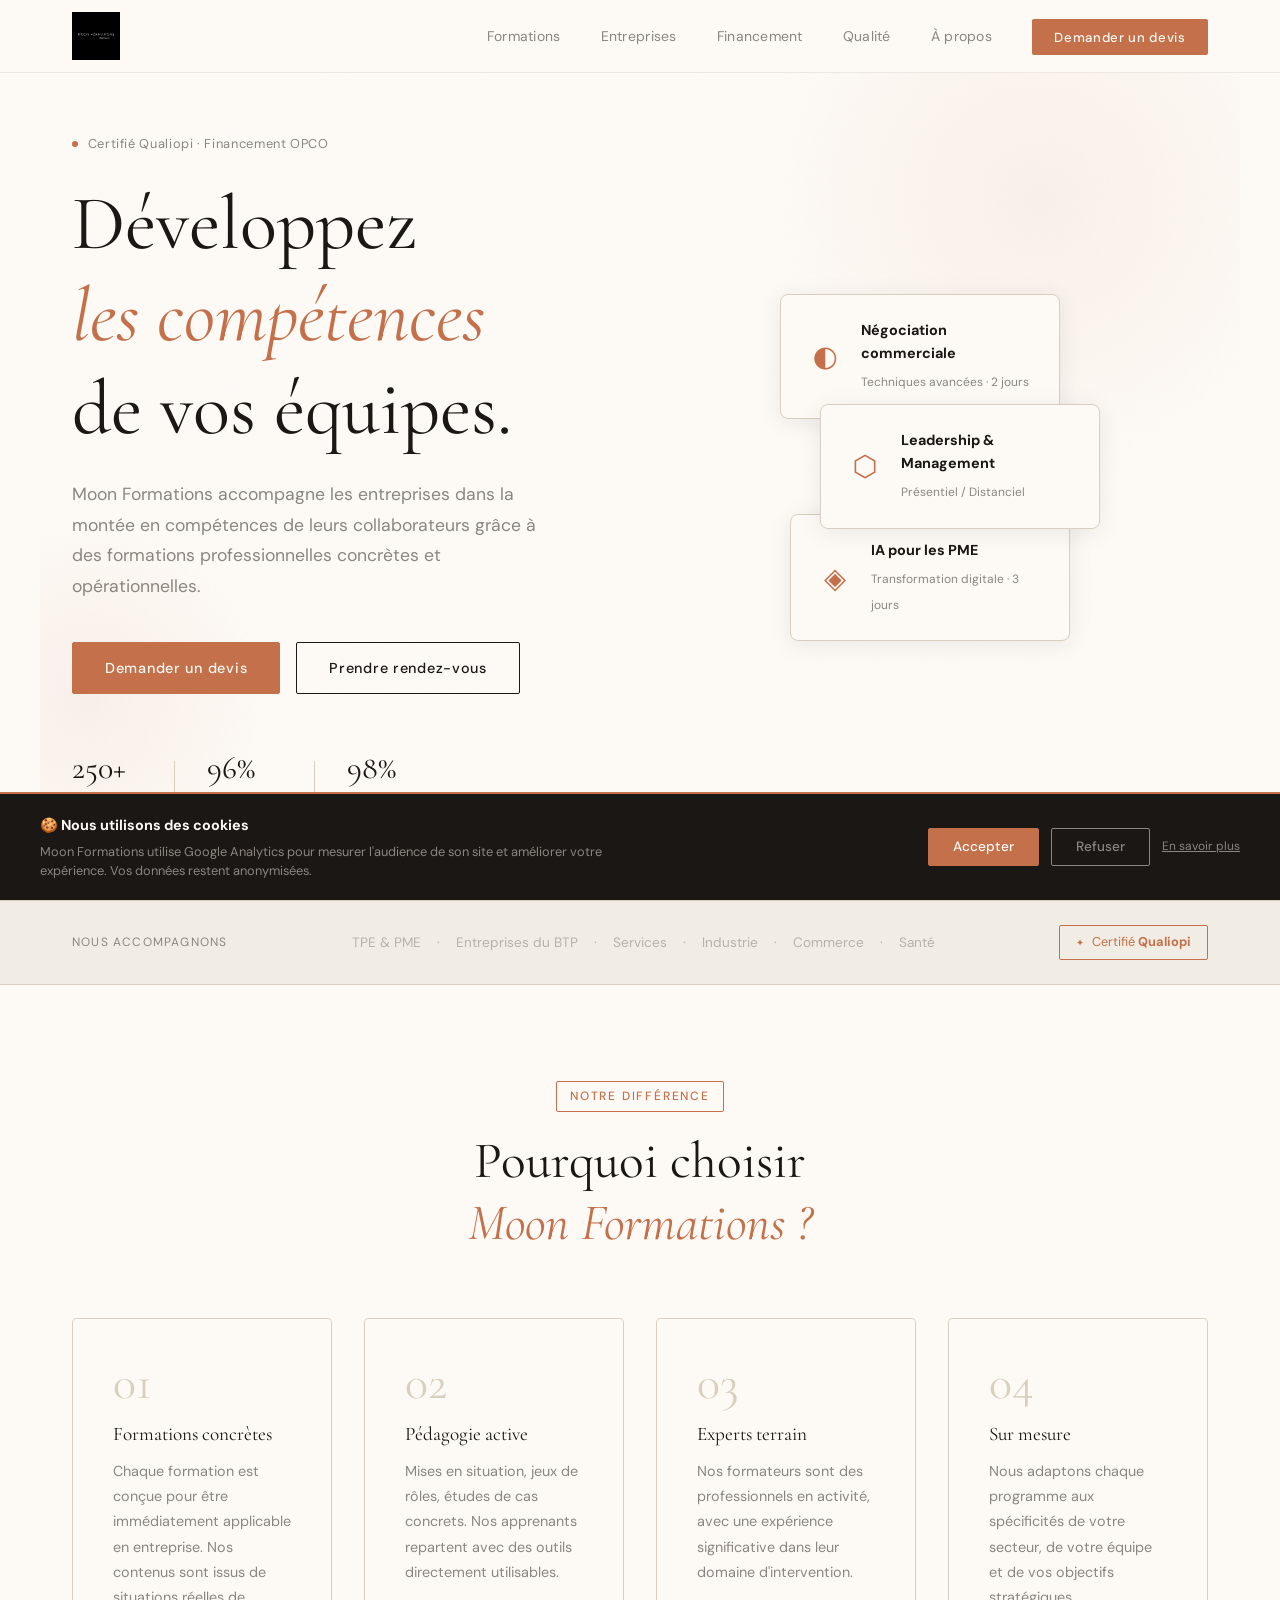
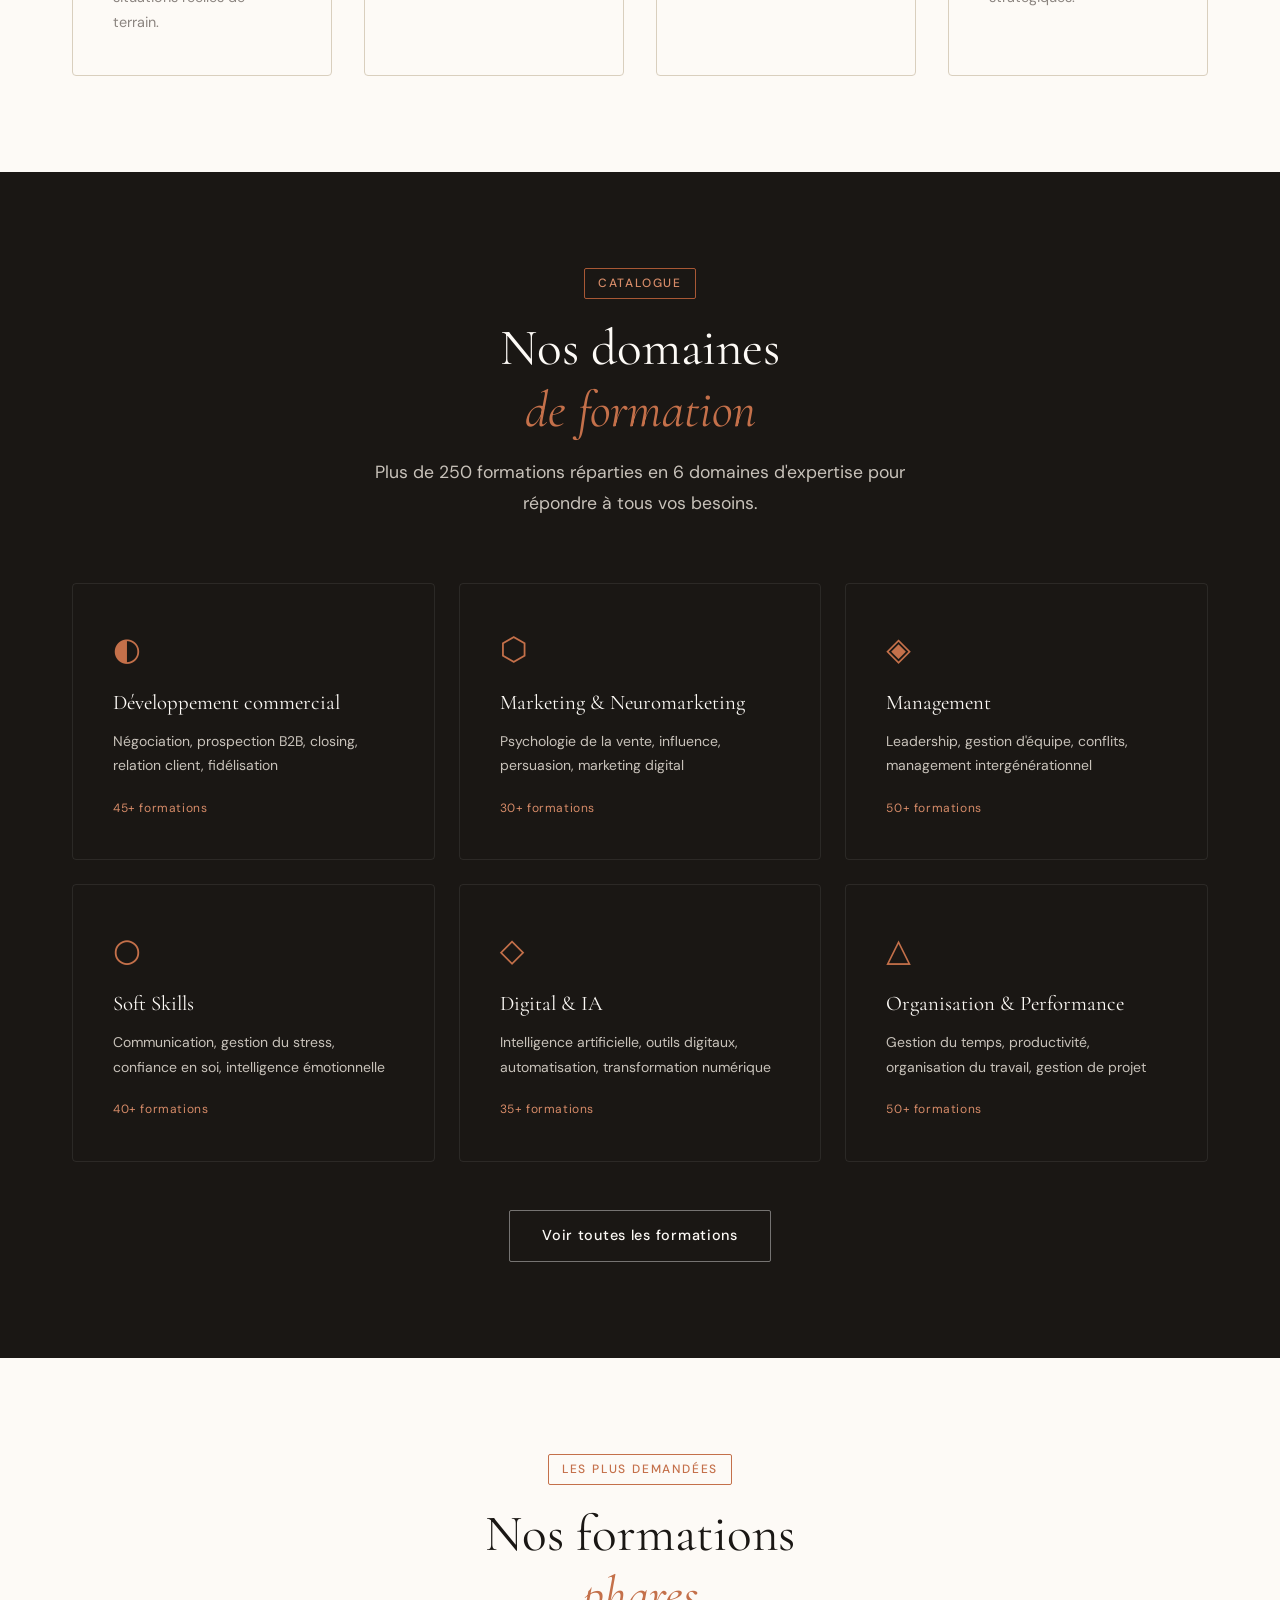
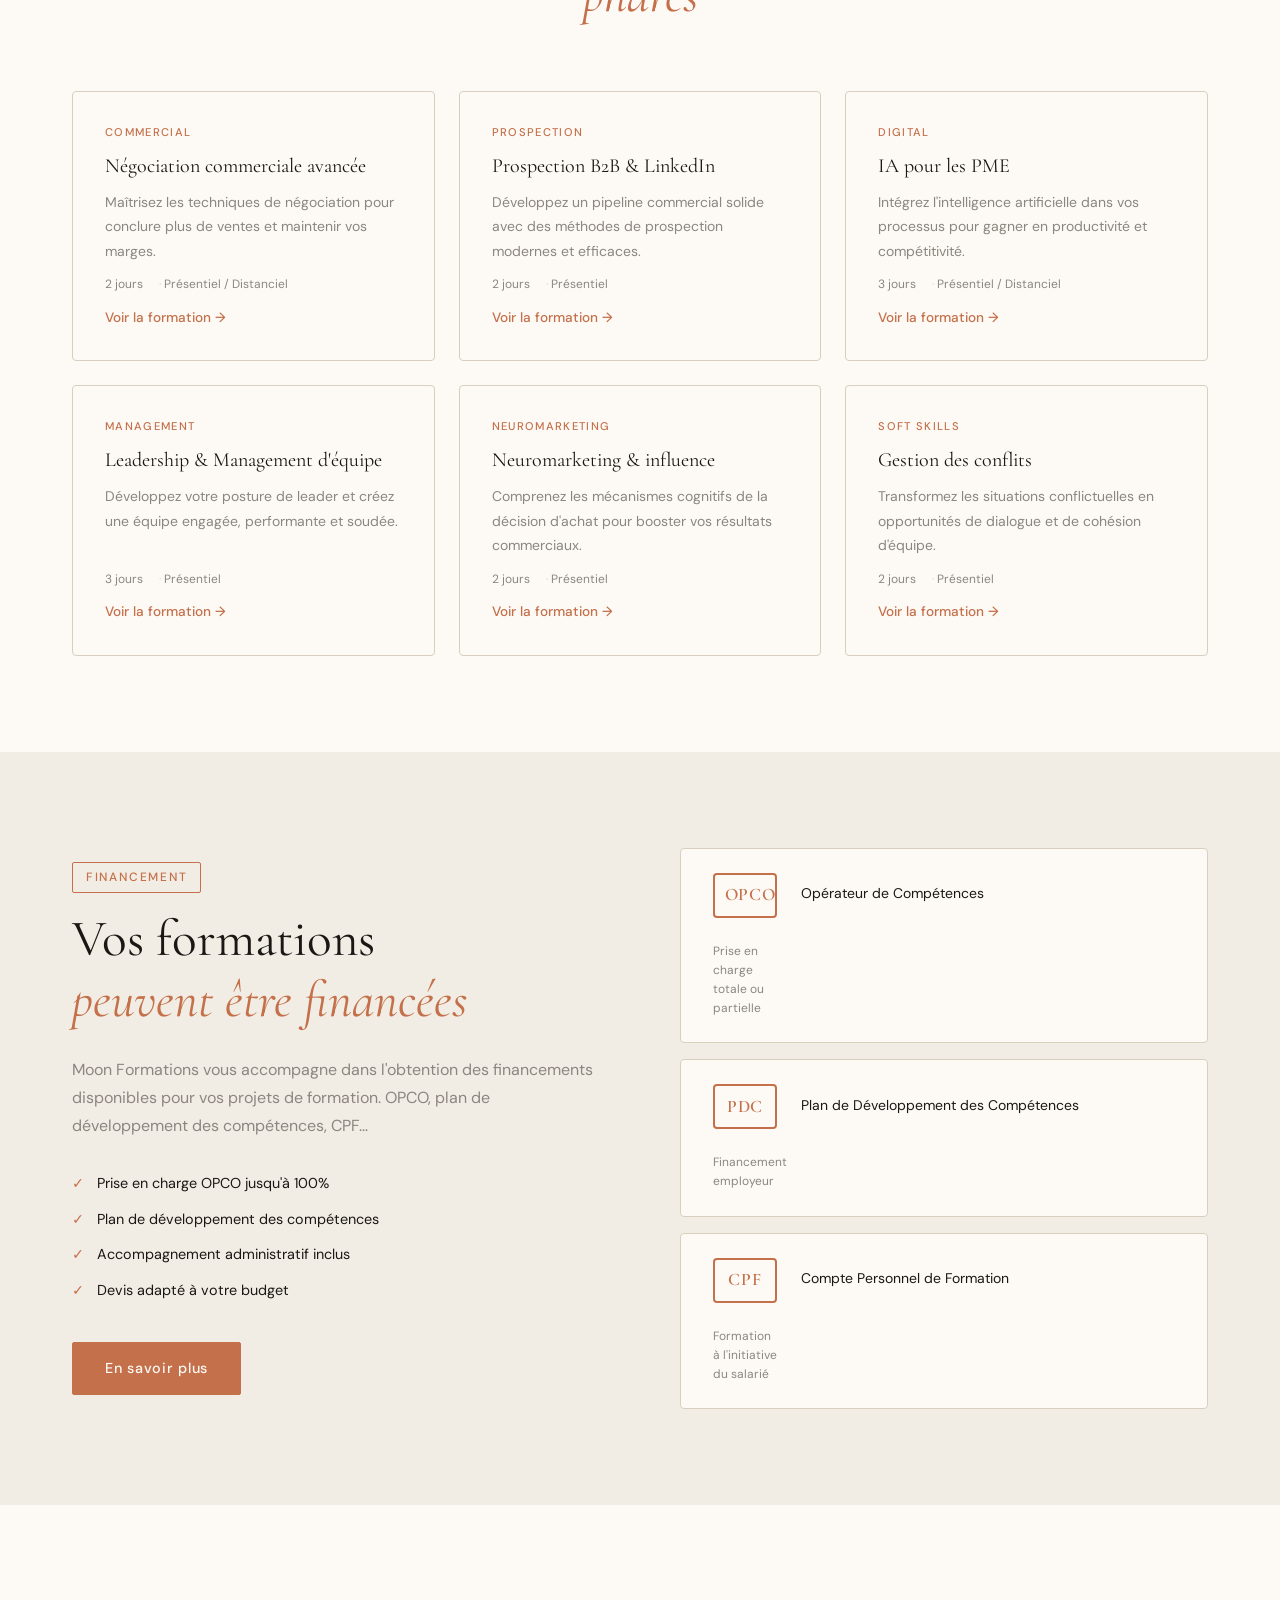
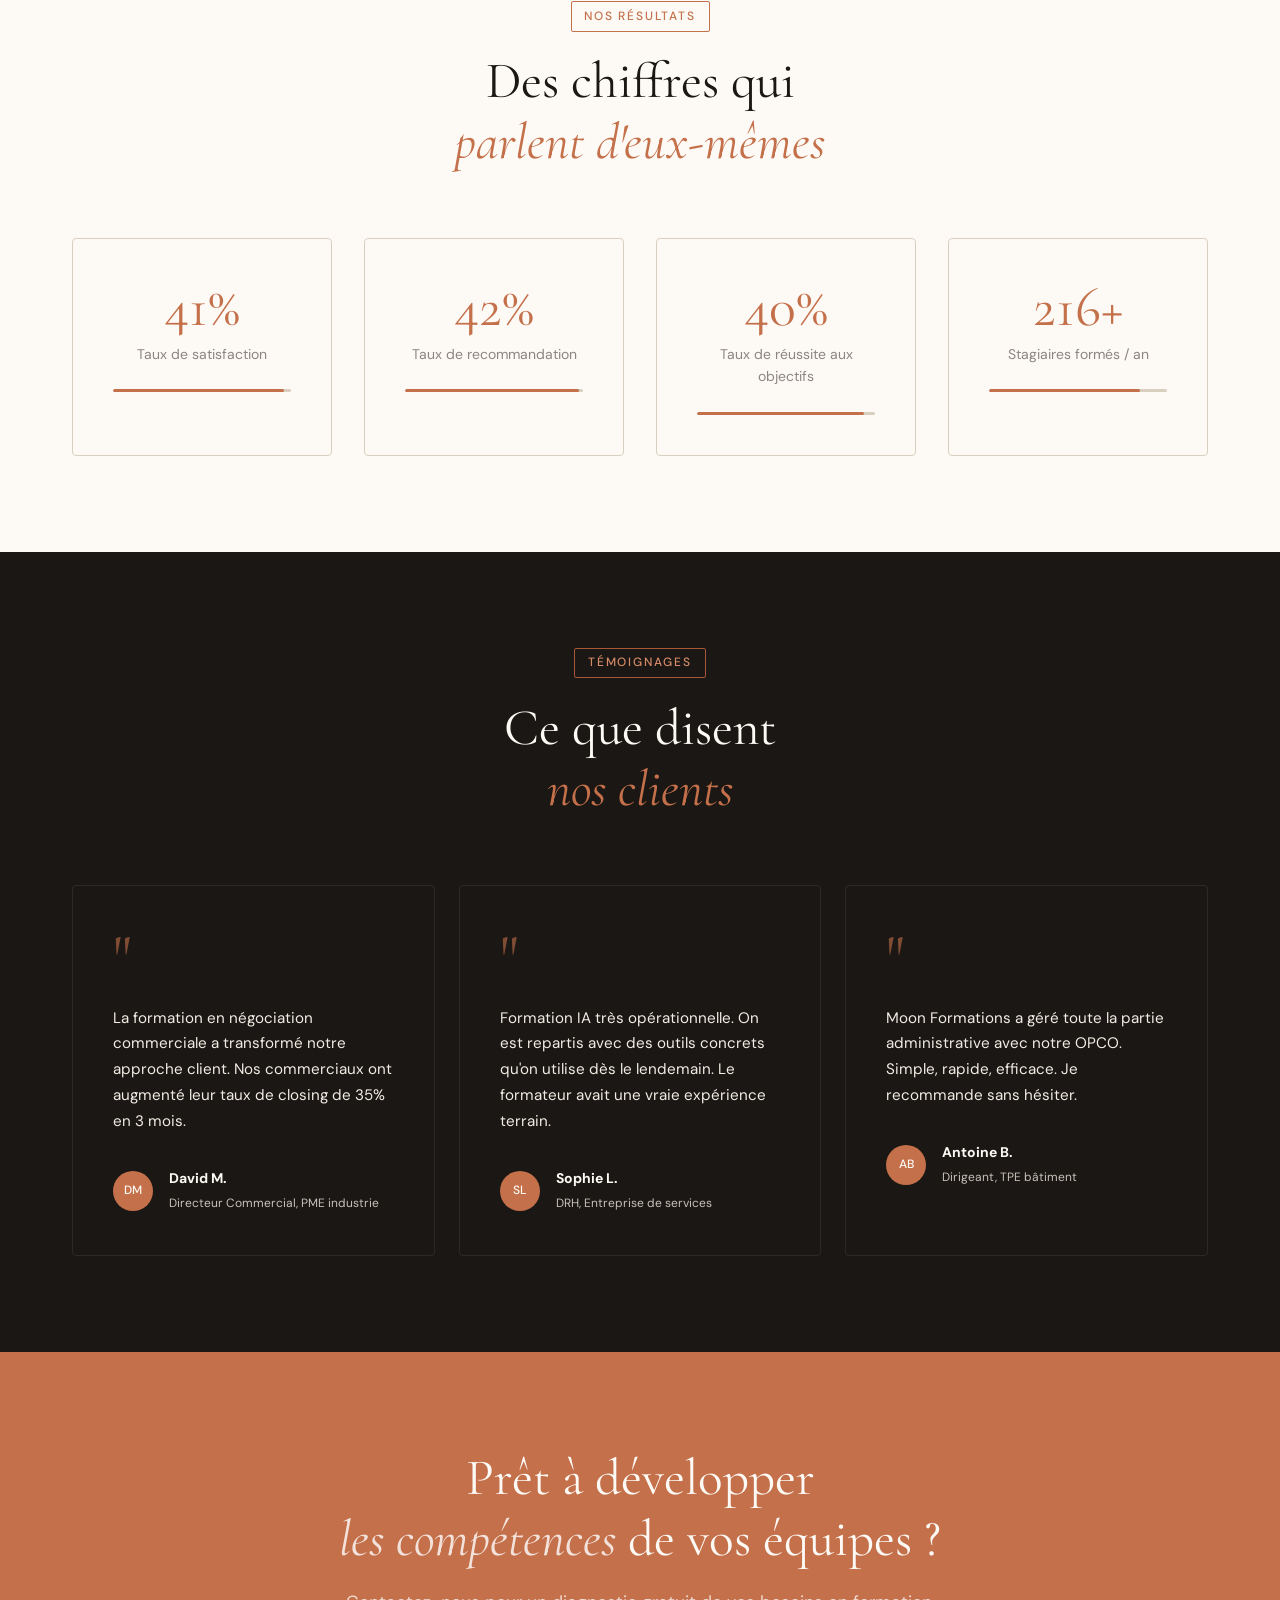
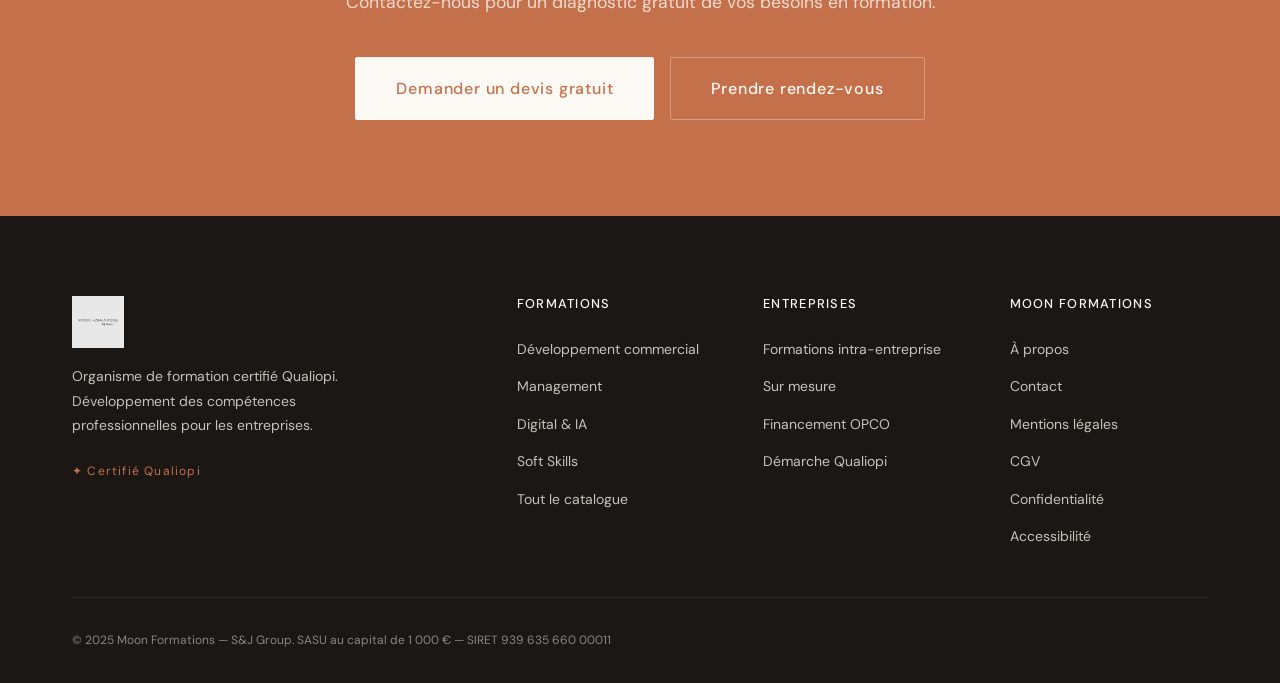
<file: index.html>
<!DOCTYPE html>
<html lang="fr">
<head>
  <script src="cookies.js"></script>
  <!-- Google tag (gtag.js) -->
  <script async src="https://www.googletagmanager.com/gtag/js?id=G-QLVXW8SR63"></script>
  <script>
    window.dataLayer = window.dataLayer || [];
    function gtag(){dataLayer.push(arguments);}
    gtag('js', new Date());
    gtag('config', 'G-QLVXW8SR63');
  </script>

  <script>
    window.dataLayer = window.dataLayer || [];
    function gtag(){dataLayer.push(arguments);}
    gtag('js', new Date());
    gtag('config', 'G-QLVXW8SR63');
  </script>
  <meta charset="UTF-8">
  <meta name="viewport" content="width=device-width, initial-scale=1.0">
  <title>Moon Formations — Développez les compétences de vos équipes</title>
  <meta name="description" content="Moon Formations, organisme certifié Qualiopi. Formations professionnelles en négociation commerciale, management, IA, soft skills pour TPE et PME. Financement OPCO disponible.">
  <meta name="keywords" content="formation négociation commerciale, formation prospection B2B, formation relation client, formation neuromarketing, formation commerciale entreprise, formation IA PME, formation management, Qualiopi">
  <link rel="preconnect" href="https://fonts.googleapis.com">
  <link rel="preconnect" href="https://fonts.gstatic.com" crossorigin>
  <link href="https://fonts.googleapis.com/css2?family=Cormorant+Garamond:ital,wght@0,300;0,400;0,500;0,600;1,300;1,400&family=DM+Sans:wght@300;400;500&display=swap" rel="stylesheet">
  <link rel="stylesheet" href="styles.css">
</head>
<body>

  <!-- NAVIGATION -->
  <nav class="navbar" id="navbar">
    <div class="nav-container">
      <a href="index.html" class="nav-logo"><img src="logo.png" alt="Moon Formations" class="nav-logo-img"></a>
      <button class="nav-toggle" id="navToggle" aria-label="Menu">
        <span></span><span></span><span></span>
      </button>
      <ul class="nav-menu" id="navMenu">
        <li><a href="catalogue.html" class="nav-link">Formations</a></li>
        <li><a href="entreprises.html" class="nav-link">Entreprises</a></li>
        <li><a href="financement.html" class="nav-link">Financement</a></li>
        <li><a href="qualite.html" class="nav-link">Qualité</a></li>
        <li><a href="apropos.html" class="nav-link">À propos</a></li>
        <li><a href="contact.html" class="nav-cta">Demander un devis</a></li>
      </ul>
    </div>
  </nav>

  <!-- HERO -->
  <section class="hero">
    <div class="hero-bg">
      <div class="hero-grain"></div>
      <div class="hero-circle hero-circle-1"></div>
      <div class="hero-circle hero-circle-2"></div>
    </div>
    <div class="hero-content">
      <div class="hero-badge">
        <span class="badge-dot"></span>
        <span>Certifié Qualiopi · Financement OPCO</span>
      </div>
      <h1 class="hero-title">
        Développez<br>
        <em>les compétences</em><br>
        de vos équipes.
      </h1>
      <p class="hero-subtitle">Moon Formations accompagne les entreprises dans la montée en compétences de leurs collaborateurs grâce à des formations professionnelles concrètes et opérationnelles.</p>
      <div class="hero-actions">
        <a href="contact.html" class="btn btn-primary">Demander un devis</a>
        <a href="contact.html#rdv" class="btn btn-secondary">Prendre rendez-vous</a>
      </div>
      <div class="hero-stats">
        <div class="stat">
          <span class="stat-number">250+</span>
          <span class="stat-label">Formations</span>
        </div>
        <div class="stat-divider"></div>
        <div class="stat">
          <span class="stat-number">96%</span>
          <span class="stat-label">Satisfaction</span>
        </div>
        <div class="stat-divider"></div>
        <div class="stat">
          <span class="stat-number">98%</span>
          <span class="stat-label">Recommandation</span>
        </div>
      </div>
    </div>
    <div class="hero-visual">
      <div class="hero-card-stack">
        <div class="hcard hcard-1">
          <div class="hcard-icon">◐</div>
          <div class="hcard-text">
            <strong>Négociation commerciale</strong>
            <span>Techniques avancées · 2 jours</span>
          </div>
        </div>
        <div class="hcard hcard-2">
          <div class="hcard-icon">⬡</div>
          <div class="hcard-text">
            <strong>Leadership & Management</strong>
            <span>Présentiel / Distanciel</span>
          </div>
        </div>
        <div class="hcard hcard-3">
          <div class="hcard-icon">◈</div>
          <div class="hcard-text">
            <strong>IA pour les PME</strong>
            <span>Transformation digitale · 3 jours</span>
          </div>
        </div>
      </div>
    </div>
  </section>

  <!-- LOGOS / CREDIBILITE -->
  <section class="trust-bar">
    <div class="container">
      <p class="trust-label">Nous accompagnons</p>
      <div class="trust-items">
        <span>TPE & PME</span>
        <span>·</span>
        <span>Entreprises du BTP</span>
        <span>·</span>
        <span>Services</span>
        <span>·</span>
        <span>Industrie</span>
        <span>·</span>
        <span>Commerce</span>
        <span>·</span>
        <span>Santé</span>
      </div>
      <div class="qualiopi-badge">
        <div class="qb-inner">
          <span class="qb-icon">✦</span>
          <span>Certifié <strong>Qualiopi</strong></span>
        </div>
      </div>
    </div>
  </section>

  <!-- POURQUOI CHOISIR MOON -->
  <section class="why section">
    <div class="container">
      <div class="section-header">
        <span class="section-tag">Notre différence</span>
        <h2>Pourquoi choisir<br><em>Moon Formations ?</em></h2>
      </div>
      <div class="why-grid">
        <div class="why-card">
          <div class="why-number">01</div>
          <h3>Formations concrètes</h3>
          <p>Chaque formation est conçue pour être immédiatement applicable en entreprise. Nos contenus sont issus de situations réelles de terrain.</p>
        </div>
        <div class="why-card">
          <div class="why-number">02</div>
          <h3>Pédagogie active</h3>
          <p>Mises en situation, jeux de rôles, études de cas concrets. Nos apprenants repartent avec des outils directement utilisables.</p>
        </div>
        <div class="why-card">
          <div class="why-number">03</div>
          <h3>Experts terrain</h3>
          <p>Nos formateurs sont des professionnels en activité, avec une expérience significative dans leur domaine d'intervention.</p>
        </div>
        <div class="why-card">
          <div class="why-number">04</div>
          <h3>Sur mesure</h3>
          <p>Nous adaptons chaque programme aux spécificités de votre secteur, de votre équipe et de vos objectifs stratégiques.</p>
        </div>
      </div>
    </div>
  </section>

  <!-- DOMAINES -->
  <section class="domains section section-dark">
    <div class="container">
      <div class="section-header light">
        <span class="section-tag">Catalogue</span>
        <h2>Nos domaines<br><em>de formation</em></h2>
        <p>Plus de 250 formations réparties en 6 domaines d'expertise pour répondre à tous vos besoins.</p>
      </div>
      <div class="domains-grid">
        <a href="catalogue.html?cat=commercial" class="domain-card">
          <div class="domain-icon">◐</div>
          <h3>Développement commercial</h3>
          <p>Négociation, prospection B2B, closing, relation client, fidélisation</p>
          <span class="domain-count">45+ formations</span>
        </a>
        <a href="catalogue.html?cat=marketing" class="domain-card">
          <div class="domain-icon">⬡</div>
          <h3>Marketing & Neuromarketing</h3>
          <p>Psychologie de la vente, influence, persuasion, marketing digital</p>
          <span class="domain-count">30+ formations</span>
        </a>
        <a href="catalogue.html?cat=management" class="domain-card">
          <div class="domain-icon">◈</div>
          <h3>Management</h3>
          <p>Leadership, gestion d'équipe, conflits, management intergénérationnel</p>
          <span class="domain-count">50+ formations</span>
        </a>
        <a href="catalogue.html?cat=softskills" class="domain-card">
          <div class="domain-icon">○</div>
          <h3>Soft Skills</h3>
          <p>Communication, gestion du stress, confiance en soi, intelligence émotionnelle</p>
          <span class="domain-count">40+ formations</span>
        </a>
        <a href="catalogue.html?cat=digital" class="domain-card">
          <div class="domain-icon">◇</div>
          <h3>Digital & IA</h3>
          <p>Intelligence artificielle, outils digitaux, automatisation, transformation numérique</p>
          <span class="domain-count">35+ formations</span>
        </a>
        <a href="catalogue.html?cat=organisation" class="domain-card">
          <div class="domain-icon">△</div>
          <h3>Organisation & Performance</h3>
          <p>Gestion du temps, productivité, organisation du travail, gestion de projet</p>
          <span class="domain-count">50+ formations</span>
        </a>
      </div>
      <div class="domains-cta">
        <a href="catalogue.html" class="btn btn-outline-light">Voir toutes les formations</a>
      </div>
    </div>
  </section>

  <!-- FORMATIONS PHARES -->
  <section class="featured section">
    <div class="container">
      <div class="section-header">
        <span class="section-tag">Les plus demandées</span>
        <h2>Nos formations<br><em>phares</em></h2>
      </div>
      <div class="featured-grid">
        <div class="featured-card">
          <div class="fc-tag">Commercial</div>
          <h3>Négociation commerciale avancée</h3>
          <p>Maîtrisez les techniques de négociation pour conclure plus de ventes et maintenir vos marges.</p>
          <div class="fc-meta">
            <span>2 jours</span>
            <span>Présentiel / Distanciel</span>
          </div>
          <a href="formation-negociation.html" class="fc-link">Voir la formation →</a>
        </div>
        <div class="featured-card">
          <div class="fc-tag">Prospection</div>
          <h3>Prospection B2B & LinkedIn</h3>
          <p>Développez un pipeline commercial solide avec des méthodes de prospection modernes et efficaces.</p>
          <div class="fc-meta">
            <span>2 jours</span>
            <span>Présentiel</span>
          </div>
          <a href="formation-prospection.html" class="fc-link">Voir la formation →</a>
        </div>
        <div class="featured-card">
          <div class="fc-tag">Digital</div>
          <h3>IA pour les PME</h3>
          <p>Intégrez l'intelligence artificielle dans vos processus pour gagner en productivité et compétitivité.</p>
          <div class="fc-meta">
            <span>3 jours</span>
            <span>Présentiel / Distanciel</span>
          </div>
          <a href="formation-ia.html" class="fc-link">Voir la formation →</a>
        </div>
        <div class="featured-card">
          <div class="fc-tag">Management</div>
          <h3>Leadership & Management d'équipe</h3>
          <p>Développez votre posture de leader et créez une équipe engagée, performante et soudée.</p>
          <div class="fc-meta">
            <span>3 jours</span>
            <span>Présentiel</span>
          </div>
          <a href="formation-leadership.html" class="fc-link">Voir la formation →</a>
        </div>
        <div class="featured-card">
          <div class="fc-tag">Neuromarketing</div>
          <h3>Neuromarketing & influence</h3>
          <p>Comprenez les mécanismes cognitifs de la décision d'achat pour booster vos résultats commerciaux.</p>
          <div class="fc-meta">
            <span>2 jours</span>
            <span>Présentiel</span>
          </div>
          <a href="formation-neuromarketing.html" class="fc-link">Voir la formation →</a>
        </div>
        <div class="featured-card">
          <div class="fc-tag">Soft Skills</div>
          <h3>Gestion des conflits</h3>
          <p>Transformez les situations conflictuelles en opportunités de dialogue et de cohésion d'équipe.</p>
          <div class="fc-meta">
            <span>2 jours</span>
            <span>Présentiel</span>
          </div>
          <a href="formation-conflits.html" class="fc-link">Voir la formation →</a>
        </div>
      </div>
    </div>
  </section>

  <!-- FINANCEMENT -->
  <section class="funding section section-warm">
    <div class="container">
      <div class="funding-inner">
        <div class="funding-text">
          <span class="section-tag">Financement</span>
          <h2>Vos formations<br><em>peuvent être financées</em></h2>
          <p>Moon Formations vous accompagne dans l'obtention des financements disponibles pour vos projets de formation. OPCO, plan de développement des compétences, CPF…</p>
          <ul class="funding-list">
            <li><span class="fl-check">✓</span> Prise en charge OPCO jusqu'à 100%</li>
            <li><span class="fl-check">✓</span> Plan de développement des compétences</li>
            <li><span class="fl-check">✓</span> Accompagnement administratif inclus</li>
            <li><span class="fl-check">✓</span> Devis adapté à votre budget</li>
          </ul>
          <a href="financement.html" class="btn btn-primary">En savoir plus</a>
        </div>
        <div class="funding-visual">
          <div class="fv-card">
            <div class="fv-logo">OPCO</div>
            <p>Opérateur de Compétences</p>
            <span>Prise en charge totale ou partielle</span>
          </div>
          <div class="fv-card">
            <div class="fv-logo">PDC</div>
            <p>Plan de Développement des Compétences</p>
            <span>Financement employeur</span>
          </div>
          <div class="fv-card">
            <div class="fv-logo">CPF</div>
            <p>Compte Personnel de Formation</p>
            <span>Formation à l'initiative du salarié</span>
          </div>
        </div>
      </div>
    </div>
  </section>

  <!-- INDICATEURS -->
  <section class="indicators section">
    <div class="container">
      <div class="section-header">
        <span class="section-tag">Nos résultats</span>
        <h2>Des chiffres qui<br><em>parlent d'eux-mêmes</em></h2>
      </div>
      <div class="indicators-grid">
        <div class="indicator-card">
          <div class="ic-number">96%</div>
          <div class="ic-label">Taux de satisfaction</div>
          <div class="ic-bar"><div class="ic-fill" style="width:96%"></div></div>
        </div>
        <div class="indicator-card">
          <div class="ic-number">98%</div>
          <div class="ic-label">Taux de recommandation</div>
          <div class="ic-bar"><div class="ic-fill" style="width:98%"></div></div>
        </div>
        <div class="indicator-card">
          <div class="ic-number">94%</div>
          <div class="ic-label">Taux de réussite aux objectifs</div>
          <div class="ic-bar"><div class="ic-fill" style="width:94%"></div></div>
        </div>
        <div class="indicator-card">
          <div class="ic-number">500+</div>
          <div class="ic-label">Stagiaires formés / an</div>
          <div class="ic-bar"><div class="ic-fill" style="width:85%"></div></div>
        </div>
      </div>
    </div>
  </section>

  <!-- TEMOIGNAGES -->
  <section class="testimonials section section-dark">
    <div class="container">
      <div class="section-header light">
        <span class="section-tag">Témoignages</span>
        <h2>Ce que disent<br><em>nos clients</em></h2>
      </div>
      <div class="testimonials-grid">
        <div class="testi-card">
          <div class="testi-quote">"</div>
          <p>La formation en négociation commerciale a transformé notre approche client. Nos commerciaux ont augmenté leur taux de closing de 35% en 3 mois.</p>
          <div class="testi-author">
            <div class="testi-avatar">DM</div>
            <div>
              <strong>David M.</strong>
              <span>Directeur Commercial, PME industrie</span>
            </div>
          </div>
        </div>
        <div class="testi-card">
          <div class="testi-quote">"</div>
          <p>Formation IA très opérationnelle. On est repartis avec des outils concrets qu'on utilise dès le lendemain. Le formateur avait une vraie expérience terrain.</p>
          <div class="testi-author">
            <div class="testi-avatar">SL</div>
            <div>
              <strong>Sophie L.</strong>
              <span>DRH, Entreprise de services</span>
            </div>
          </div>
        </div>
        <div class="testi-card">
          <div class="testi-quote">"</div>
          <p>Moon Formations a géré toute la partie administrative avec notre OPCO. Simple, rapide, efficace. Je recommande sans hésiter.</p>
          <div class="testi-author">
            <div class="testi-avatar">AB</div>
            <div>
              <strong>Antoine B.</strong>
              <span>Dirigeant, TPE bâtiment</span>
            </div>
          </div>
        </div>
      </div>
    </div>
  </section>

  <!-- CTA FINAL -->
  <section class="cta-section">
    <div class="container">
      <div class="cta-inner">
        <h2>Prêt à développer<br><em>les compétences</em> de vos équipes ?</h2>
        <p>Contactez-nous pour un diagnostic gratuit de vos besoins en formation.</p>
        <div class="cta-actions">
          <a href="contact.html" class="btn btn-primary btn-lg">Demander un devis gratuit</a>
          <a href="contact.html#rdv" class="btn btn-ghost btn-lg">Prendre rendez-vous</a>
        </div>
      </div>
    </div>
  </section>

  <!-- FOOTER -->
  <footer class="footer">
    <div class="container">
      <div class="footer-grid">
        <div class="footer-brand">
          <div class="footer-logo"><img src="logo.png" alt="Moon Formations" class="footer-logo-img"></div>
          <p>Organisme de formation certifié Qualiopi. Développement des compétences professionnelles pour les entreprises.</p>
          <div class="footer-qualiopi">✦ Certifié Qualiopi</div>
        </div>
        <div class="footer-col">
          <h4>Formations</h4>
          <ul>
            <li><a href="catalogue.html?cat=commercial">Développement commercial</a></li>
            <li><a href="catalogue.html?cat=management">Management</a></li>
            <li><a href="catalogue.html?cat=digital">Digital & IA</a></li>
            <li><a href="catalogue.html?cat=softskills">Soft Skills</a></li>
            <li><a href="catalogue.html">Tout le catalogue</a></li>
          </ul>
        </div>
        <div class="footer-col">
          <h4>Entreprises</h4>
          <ul>
            <li><a href="entreprises.html">Formations intra-entreprise</a></li>
            <li><a href="entreprises.html#surmesure">Sur mesure</a></li>
            <li><a href="financement.html">Financement OPCO</a></li>
            <li><a href="qualite.html">Démarche Qualiopi</a></li>
          </ul>
        </div>
        <div class="footer-col">
          <h4>Moon Formations</h4>
          <ul>
            <li><a href="apropos.html">À propos</a></li>
            <li><a href="contact.html">Contact</a></li>
            <li><a href="mentions-legales.html">Mentions légales</a></li>
            <li><a href="cgv.html">CGV</a></li>
            <li><a href="confidentialite.html">Confidentialité</a></li>
            <li><a href="accessibilite.html">Accessibilité</a></li>
          </ul>
        </div>
      </div>
      <div class="footer-bottom">
        <p>© 2025 Moon Formations — S&amp;J Group. SASU au capital de 1 000 € — SIRET 939 635 660 00011</p>
      </div>
    </div>
  </footer>

  <script src="script.js"></script>
</body>
</html>
</file>
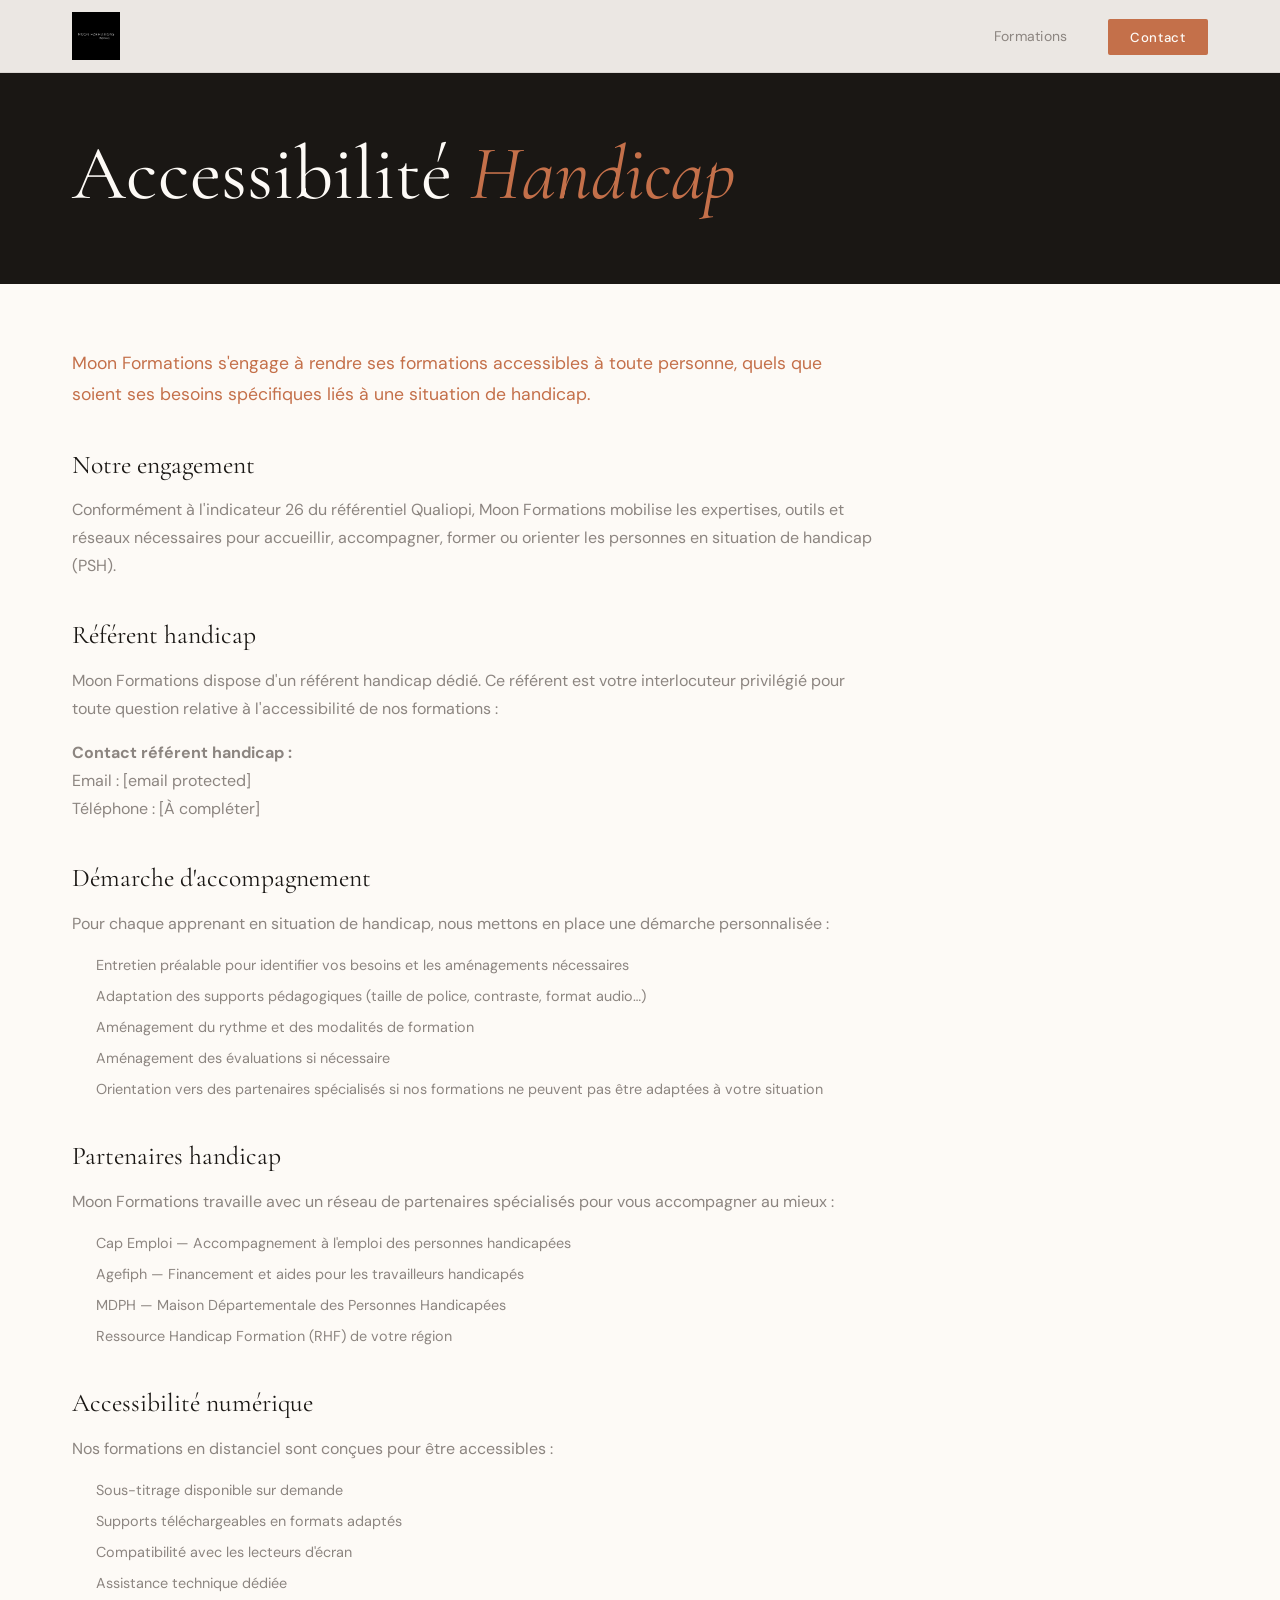
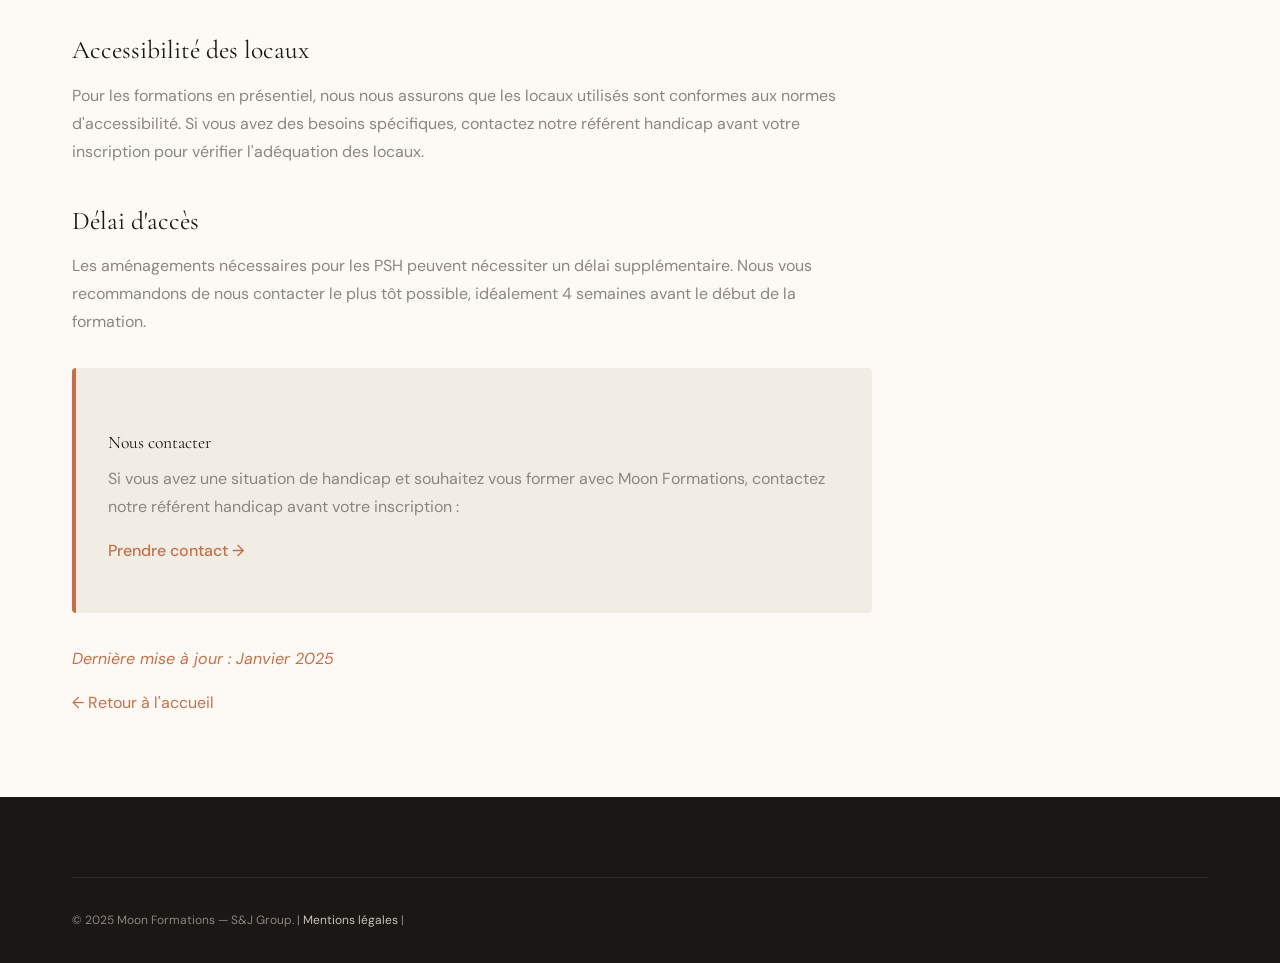
<file: accessibilite.html>
<!DOCTYPE html>
<html lang="fr">
<head>
  <!-- Google tag (gtag.js) -->
  <script async src="https://www.googletagmanager.com/gtag/js?id=G-QLVXW8SR63"></script>
  <script>
    window.dataLayer = window.dataLayer || [];
    function gtag(){dataLayer.push(arguments);}
    gtag('js', new Date());
    gtag('config', 'G-QLVXW8SR63');
  </script>

  <script>
    window.dataLayer = window.dataLayer || [];
    function gtag(){dataLayer.push(arguments);}
    gtag('js', new Date());
    gtag('config', 'G-QLVXW8SR63');
  </script>
  <meta charset="UTF-8">
  <meta name="viewport" content="width=device-width, initial-scale=1.0">
  <title>Accessibilité Handicap — Moon Formations</title>
  <link rel="preconnect" href="https://fonts.googleapis.com">
  <link rel="preconnect" href="https://fonts.gstatic.com" crossorigin>
  <link href="https://fonts.googleapis.com/css2?family=Cormorant+Garamond:ital,wght@0,300;0,400;0,500;0,600;1,300;1,400&family=DM+Sans:wght@300;400;500&display=swap" rel="stylesheet">
  <link rel="stylesheet" href="styles.css">
</head>
<body>
  <nav class="navbar" id="navbar">
    <div class="nav-container">
      <a href="index.html" class="nav-logo"><img src="logo.png" alt="Moon Formations" class="nav-logo-img"></a>
      <ul class="nav-menu"><li><a href="catalogue.html" class="nav-link">Formations</a></li><li><a href="contact.html" class="nav-cta">Contact</a></li></ul>
    </div>
  </nav>
  <section class="legal-hero"><div class="container"><h1 style="color:var(--blanc);">Accessibilité <em>Handicap</em></h1></div></section>
  <div class="container"><div class="legal-content">
    <p style="font-size:1.1rem; color:var(--terracotta); margin-bottom:2rem;">Moon Formations s'engage à rendre ses formations accessibles à toute personne, quels que soient ses besoins spécifiques liés à une situation de handicap.</p>

    <h2>Notre engagement</h2>
    <p>Conformément à l'indicateur 26 du référentiel Qualiopi, Moon Formations mobilise les expertises, outils et réseaux nécessaires pour accueillir, accompagner, former ou orienter les personnes en situation de handicap (PSH).</p>

    <h2>Référent handicap</h2>
    <p>Moon Formations dispose d'un référent handicap dédié. Ce référent est votre interlocuteur privilégié pour toute question relative à l'accessibilité de nos formations :</p>
    <p><strong>Contact référent handicap :</strong><br>Email : <a href="/cdn-cgi/l/email-protection" class="__cf_email__" data-cfemail="96fef7f8f2fff5f7e6d6fbf9f9f8bbf0f9e4fbf7e2fff9f8e5b8f0e4">[email&#160;protected]</a><br>Téléphone : [À compléter]</p>

    <h2>Démarche d'accompagnement</h2>
    <p>Pour chaque apprenant en situation de handicap, nous mettons en place une démarche personnalisée :</p>
    <ul>
      <li>Entretien préalable pour identifier vos besoins et les aménagements nécessaires</li>
      <li>Adaptation des supports pédagogiques (taille de police, contraste, format audio…)</li>
      <li>Aménagement du rythme et des modalités de formation</li>
      <li>Aménagement des évaluations si nécessaire</li>
      <li>Orientation vers des partenaires spécialisés si nos formations ne peuvent pas être adaptées à votre situation</li>
    </ul>

    <h2>Partenaires handicap</h2>
    <p>Moon Formations travaille avec un réseau de partenaires spécialisés pour vous accompagner au mieux :</p>
    <ul>
      <li>Cap Emploi — Accompagnement à l'emploi des personnes handicapées</li>
      <li>Agefiph — Financement et aides pour les travailleurs handicapés</li>
      <li>MDPH — Maison Départementale des Personnes Handicapées</li>
      <li>Ressource Handicap Formation (RHF) de votre région</li>
    </ul>

    <h2>Accessibilité numérique</h2>
    <p>Nos formations en distanciel sont conçues pour être accessibles :</p>
    <ul>
      <li>Sous-titrage disponible sur demande</li>
      <li>Supports téléchargeables en formats adaptés</li>
      <li>Compatibilité avec les lecteurs d'écran</li>
      <li>Assistance technique dédiée</li>
    </ul>

    <h2>Accessibilité des locaux</h2>
    <p>Pour les formations en présentiel, nous nous assurons que les locaux utilisés sont conformes aux normes d'accessibilité. Si vous avez des besoins spécifiques, contactez notre référent handicap avant votre inscription pour vérifier l'adéquation des locaux.</p>

    <h2>Délai d'accès</h2>
    <p>Les aménagements nécessaires pour les PSH peuvent nécessiter un délai supplémentaire. Nous vous recommandons de nous contacter le plus tôt possible, idéalement 4 semaines avant le début de la formation.</p>

    <div style="background:var(--beige); padding:2rem; border-radius:4px; margin-top:2rem; border-left:4px solid var(--terracotta);">
      <h3 style="font-size:1.1rem; margin-bottom:0.75rem;">Nous contacter</h3>
      <p>Si vous avez une situation de handicap et souhaitez vous former avec Moon Formations, contactez notre référent handicap avant votre inscription :</p>
      <p style="margin-top:1rem;"><a href="contact.html" style="color:var(--terracotta); font-weight:500;">Prendre contact →</a></p>
    </div>

    <p style="margin-top:2rem;"><em>Dernière mise à jour : Janvier 2025</em></p>
    <p><a href="index.html" style="color:var(--terracotta)">← Retour à l'accueil</a></p>
  </div></div>
  <footer class="footer"><div class="container"><div class="footer-bottom"><p>© 2025 Moon Formations — S&J Group. | <a href="mentions-legales.html" style="color:var(--gris-light)">Mentions légales</a> | <a hre
</file>
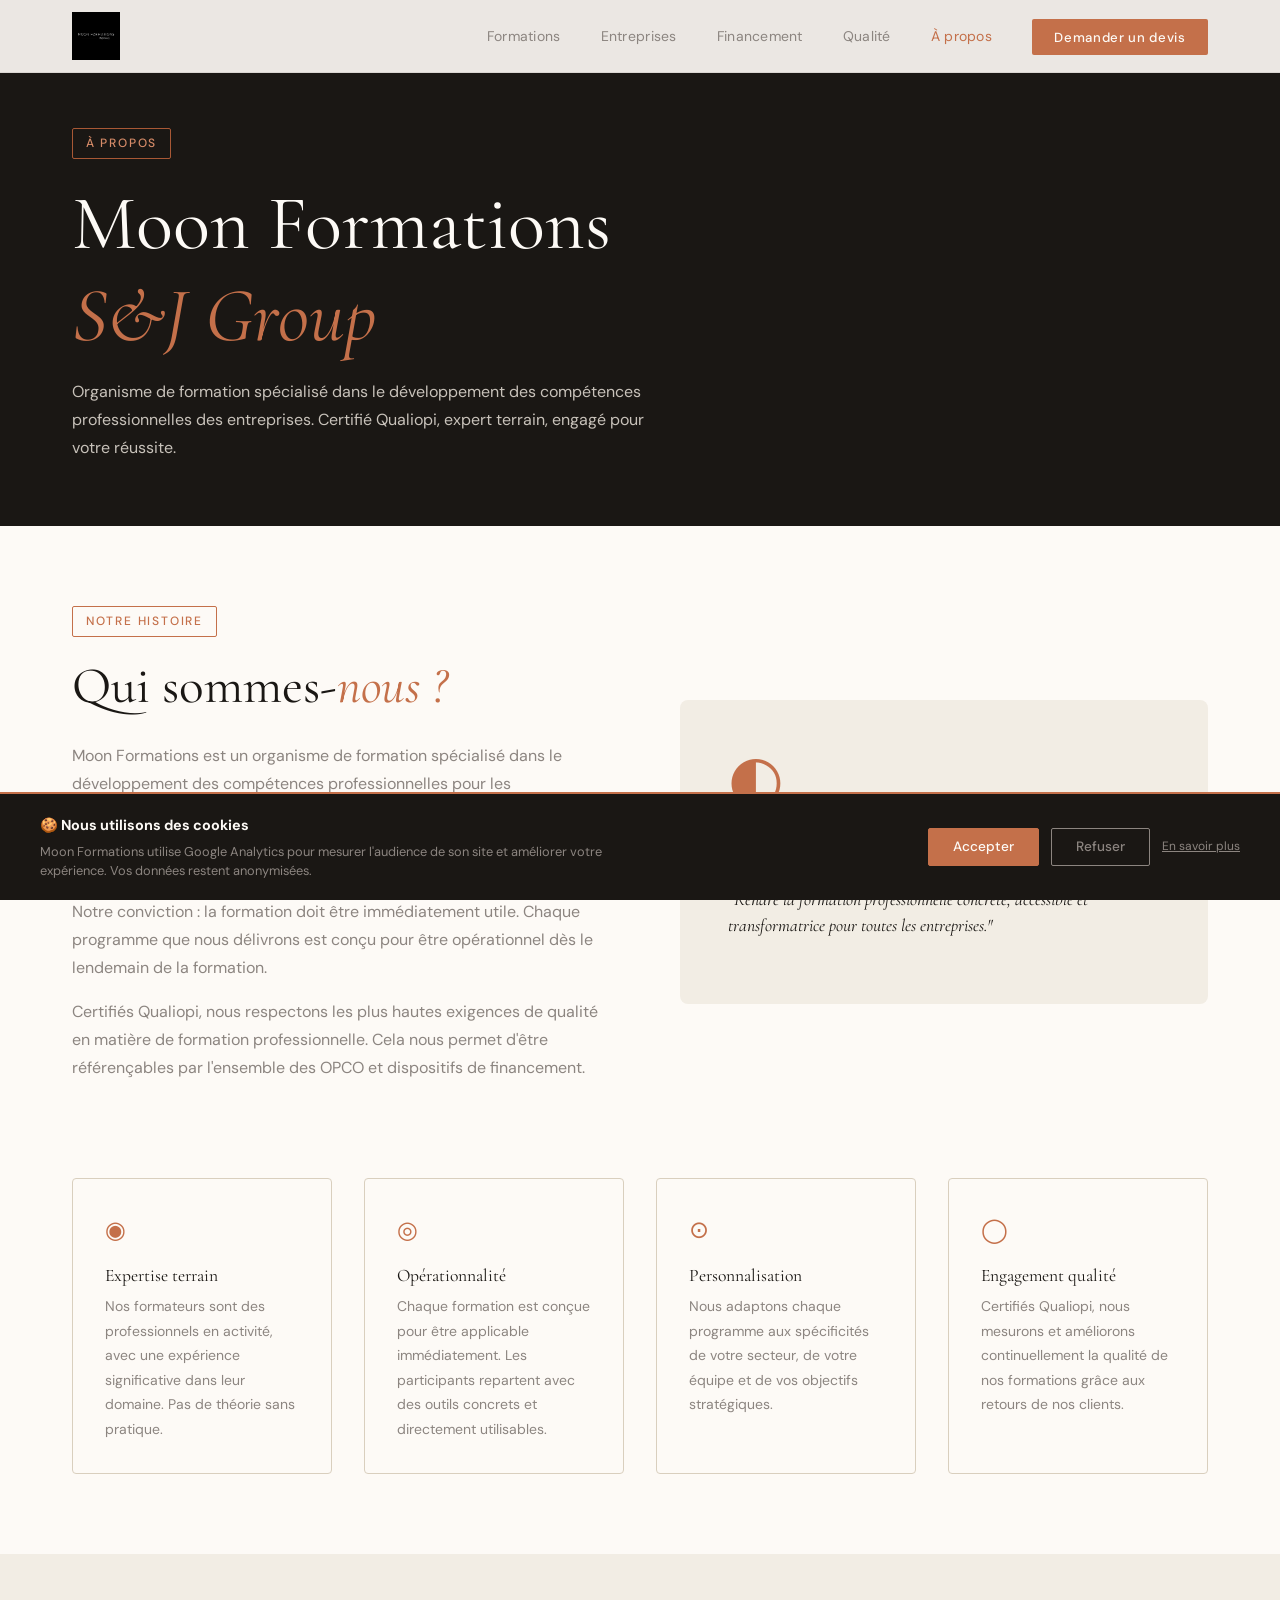
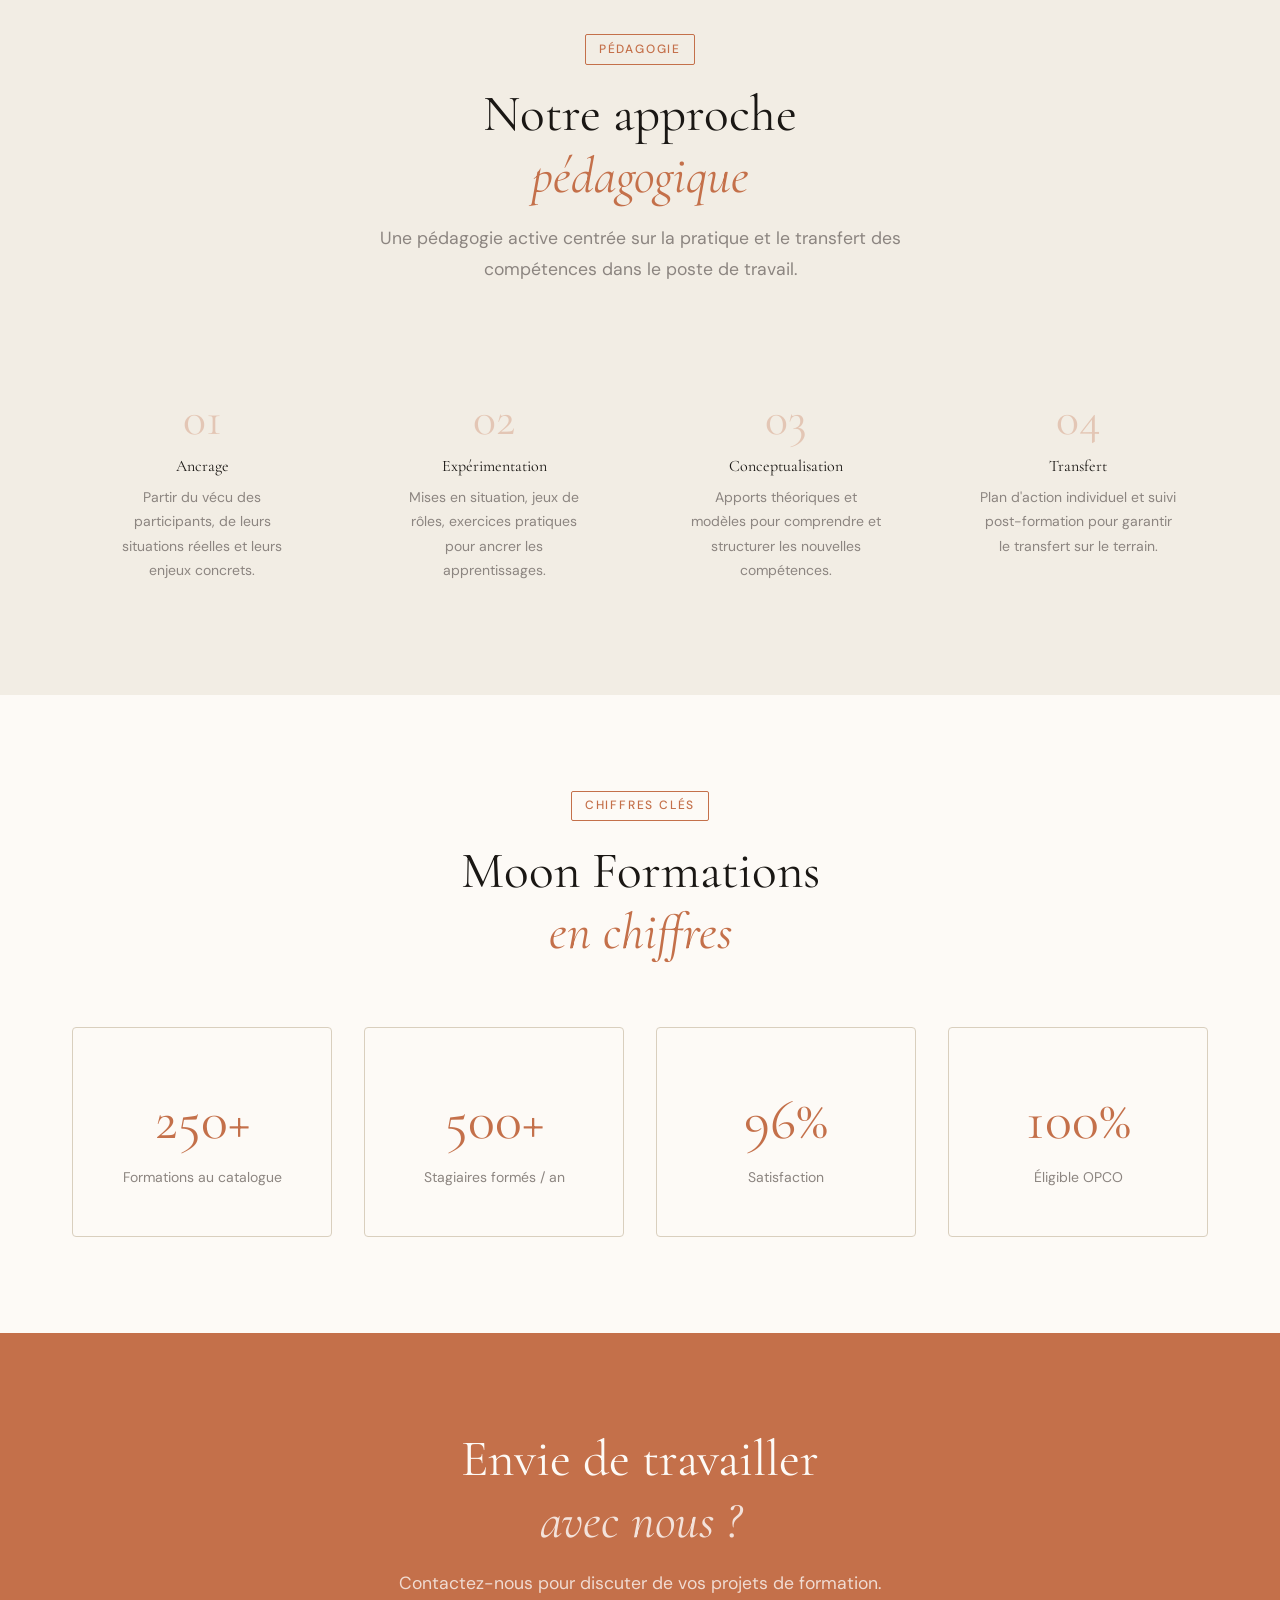
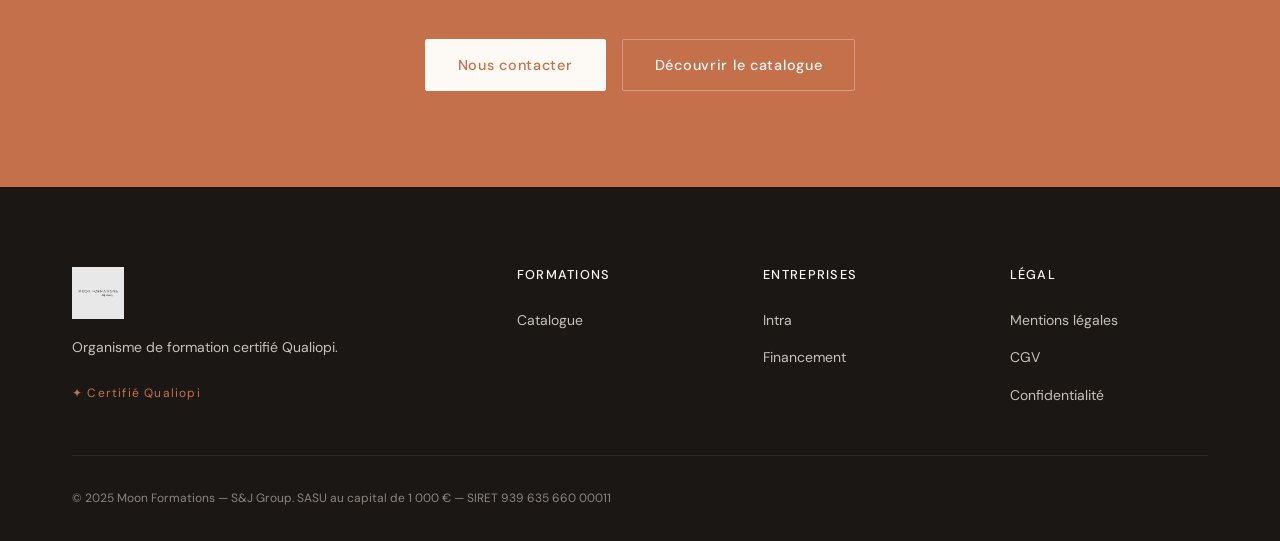
<file: apropos.html>
<!DOCTYPE html>
<html lang="fr">
<head>
  <script src="cookies.js"></script>
  <!-- Google tag (gtag.js) -->
  <script async src="https://www.googletagmanager.com/gtag/js?id=G-QLVXW8SR63"></script>
  <script>
    window.dataLayer = window.dataLayer || [];
    function gtag(){dataLayer.push(arguments);}
    gtag('js', new Date());
    gtag('config', 'G-QLVXW8SR63');
  </script>

  <script>
    window.dataLayer = window.dataLayer || [];
    function gtag(){dataLayer.push(arguments);}
    gtag('js', new Date());
    gtag('config', 'G-QLVXW8SR63');
  </script>
  <meta charset="UTF-8">
  <meta name="viewport" content="width=device-width, initial-scale=1.0">
  <title>À propos de Moon Formations — S&J Group</title>
  <meta name="description" content="Moon Formations, organisme de formation certifié Qualiopi, membre du S&J Group. Notre vision, nos valeurs et notre approche pédagogique au service des entreprises.">
  <link rel="preconnect" href="https://fonts.googleapis.com">
  <link rel="preconnect" href="https://fonts.gstatic.com" crossorigin>
  <link href="https://fonts.googleapis.com/css2?family=Cormorant+Garamond:ital,wght@0,300;0,400;0,500;0,600;1,300;1,400&family=DM+Sans:wght@300;400;500&display=swap" rel="stylesheet">
  <link rel="stylesheet" href="styles.css">
</head>
<body>

  <nav class="navbar" id="navbar">
    <div class="nav-container">
      <a href="index.html" class="nav-logo"><img src="logo.png" alt="Moon Formations" class="nav-logo-img"></a>
      <button class="nav-toggle" id="navToggle"><span></span><span></span><span></span></button>
      <ul class="nav-menu" id="navMenu">
        <li><a href="catalogue.html" class="nav-link">Formations</a></li>
        <li><a href="entreprises.html" class="nav-link">Entreprises</a></li>
        <li><a href="financement.html" class="nav-link">Financement</a></li>
        <li><a href="qualite.html" class="nav-link">Qualité</a></li>
        <li><a href="apropos.html" class="nav-link active">À propos</a></li>
        <li><a href="contact.html" class="nav-cta">Demander un devis</a></li>
      </ul>
    </div>
  </nav>

  <section class="apropos-hero">
    <div class="container">
      <span class="section-tag" style="color:var(--terracotta-light); border-color:var(--terracotta-dark)">À propos</span>
      <h1 style="color:var(--blanc);">Moon Formations<br><em>S&J Group</em></h1>
      <p style="color:var(--gris-light); max-width:600px; margin-top:1rem;">Organisme de formation spécialisé dans le développement des compétences professionnelles des entreprises. Certifié Qualiopi, expert terrain, engagé pour votre réussite.</p>
    </div>
  </section>

  <section class="apropos-main">
    <div class="container">

      <div class="apropos-grid">
        <div>
          <span class="section-tag">Notre histoire</span>
          <h2>Qui sommes-<em>nous ?</em></h2>
          <p>Moon Formations est un organisme de formation spécialisé dans le développement des compétences professionnelles pour les entreprises. Membre du S&J Group, nous intervenons auprès des TPE, PME, dirigeants et équipes commerciales pour accompagner leur montée en compétences.</p>
          <p>Notre conviction : la formation doit être immédiatement utile. Chaque programme que nous délivrons est conçu pour être opérationnel dès le lendemain de la formation.</p>
          <p>Certifiés Qualiopi, nous respectons les plus hautes exigences de qualité en matière de formation professionnelle. Cela nous permet d'être référençables par l'ensemble des OPCO et dispositifs de financement.</p>
        </div>
        <div style="background:var(--beige); padding:3rem; border-radius:8px;">
          <div style="font-family:var(--font-display); font-size:4rem; color:var(--terracotta); margin-bottom:1.5rem; line-height:1;">◐</div>
          <h3 style="margin-bottom:1rem;">Notre vision</h3>
          <p style="font-size:1.1rem; font-style:italic; font-family:var(--font-display); color:var(--noir); line-height:1.5;">"Rendre la formation professionnelle concrète, accessible et transformatrice pour toutes les entreprises."</p>
        </div>
      </div>

      <div class="values-grid">
        <div class="value-card">
          <div class="value-icon">◉</div>
          <h4>Expertise terrain</h4>
          <p style="font-size:0.875rem;">Nos formateurs sont des professionnels en activité, avec une expérience significative dans leur domaine. Pas de théorie sans pratique.</p>
        </div>
        <div class="value-card">
          <div class="value-icon">◎</div>
          <h4>Opérationnalité</h4>
          <p style="font-size:0.875rem;">Chaque formation est conçue pour être applicable immédiatement. Les participants repartent avec des outils concrets et directement utilisables.</p>
        </div>
        <div class="value-card">
          <div class="value-icon">⊙</div>
          <h4>Personnalisation</h4>
          <p style="font-size:0.875rem;">Nous adaptons chaque programme aux spécificités de votre secteur, de votre équipe et de vos objectifs stratégiques.</p>
        </div>
        <div class="value-card">
          <div class="value-icon">◯</div>
          <h4>Engagement qualité</h4>
          <p style="font-size:0.875rem;">Certifiés Qualiopi, nous mesurons et améliorons continuellement la qualité de nos formations grâce aux retours de nos clients.</p>
        </div>
      </div>

    </div>
  </section>

  <section class="pedagogie">
    <div class="container">
      <div class="section-header">
        <span class="section-tag">Pédagogie</span>
        <h2>Notre approche<br><em>pédagogique</em></h2>
        <p>Une pédagogie active centrée sur la pratique et le transfert des compétences dans le poste de travail.</p>
      </div>
      <div class="pedagogie-steps">
        <div class="pstep">
          <div class="pstep-num">01</div>
          <h4>Ancrage</h4>
          <p style="font-size:0.875rem;">Partir du vécu des participants, de leurs situations réelles et leurs enjeux concrets.</p>
        </div>
        <div class="pstep">
          <div class="pstep-num">02</div>
          <h4>Expérimentation</h4>
          <p style="font-size:0.875rem;">Mises en situation, jeux de rôles, exercices pratiques pour ancrer les apprentissages.</p>
        </div>
        <div class="pstep">
          <div class="pstep-num">03</div>
          <h4>Conceptualisation</h4>
          <p style="font-size:0.875rem;">Apports théoriques et modèles pour comprendre et structurer les nouvelles compétences.</p>
        </div>
        <div class="pstep">
          <div class="pstep-num">04</div>
          <h4>Transfert</h4>
          <p style="font-size:0.875rem;">Plan d'action individuel et suivi post-formation pour garantir le transfert sur le terrain.</p>
        </div>
      </div>
    </div>
  </section>

  <section class="section">
    <div class="container">
      <div class="section-header">
        <span class="section-tag">Chiffres clés</span>
        <h2>Moon Formations<br><em>en chiffres</em></h2>
      </div>
      <div style="display:grid; grid-template-columns:repeat(auto-fit, minmax(200px, 1fr)); gap:2rem;">
        <div style="text-align:center; padding:3rem; border:1px solid var(--beige-dark); border-radius:4px;">
          <div style="font-family:var(--font-display); font-size:3.5rem; color:var(--terracotta);">250+</div>
          <div style="font-size:0.875rem; color:var(--gris);">Formations au catalogue</div>
        </div>
        <div style="text-align:center; padding:3rem; border:1px solid var(--beige-dark); border-radius:4px;">
          <div style="font-family:var(--font-display); font-size:3.5rem; color:var(--terracotta);">500+</div>
          <div style="font-size:0.875rem; color:var(--gris);">Stagiaires formés / an</div>
        </div>
        <div style="text-align:center; padding:3rem; border:1px solid var(--beige-dark); border-radius:4px;">
          <div style="font-family:var(--font-display); font-size:3.5rem; color:var(--terracotta);">96%</div>
          <div style="font-size:0.875rem; color:var(--gris);">Satisfaction</div>
        </div>
        <div style="text-align:center; padding:3rem; border:1px solid var(--beige-dark); border-radius:4px;">
          <div style="font-family:var(--font-display); font-size:3.5rem; color:var(--terracotta);">100%</div>
          <div style="font-size:0.875rem; color:var(--gris);">Éligible OPCO</div>
        </div>
      </div>
    </div>
  </section>

  <section class="cta-section">
    <div class="container">
      <div class="cta-inner">
        <h2>Envie de travailler<br><em>avec nous ?</em></h2>
        <p>Contactez-nous pour discuter de vos projets de formation.</p>
        <div class="cta-actions">
          <a href="contact.html" class="btn btn-primary">Nous contacter</a>
          <a href="catalogue.html" class="btn btn-ghost">Découvrir le catalogue</a>
        </div>
      </div>
    </div>
  </section>

  <footer class="footer">
    <div class="container">
      <div class="footer-grid">
        <div class="footer-brand">
          <div class="footer-logo"><img src="logo.png" alt="Moon Formations" class="footer-logo-img"></div>
          <p>Organisme de formation certifié Qualiopi.</p>
          <div class="footer-qualiopi">✦ Certifié Qualiopi</div>
        </div>
        <div class="footer-col"><h4>Formations</h4><ul><li><a href="catalogue.html">Catalogue</a></li></ul></div>
        <div class="footer-col"><h4>Entreprises</h4><ul><li><a href="entreprises.html">Intra</a></li><li><a href="financement.html">Financement</a></li></ul></div>
        <div class="footer-col"><h4>Légal</h4><ul><li><a href="mentions-legales.html">Mentions légales</a></li><li><a href="cgv.html">CGV</a></li><li><a href="confidentialite.html">Confidentialité</a></li></ul></div>
      </div>
      <div class="footer-bottom"><p>© 2025 Moon Formations — S&amp;J Group. SASU au capital de 1 000 € — SIRET 939 635 660 00011</p></div>
    </div>
  </footer>

  <script src="script.js"></script>
</body>
</html>
</file>
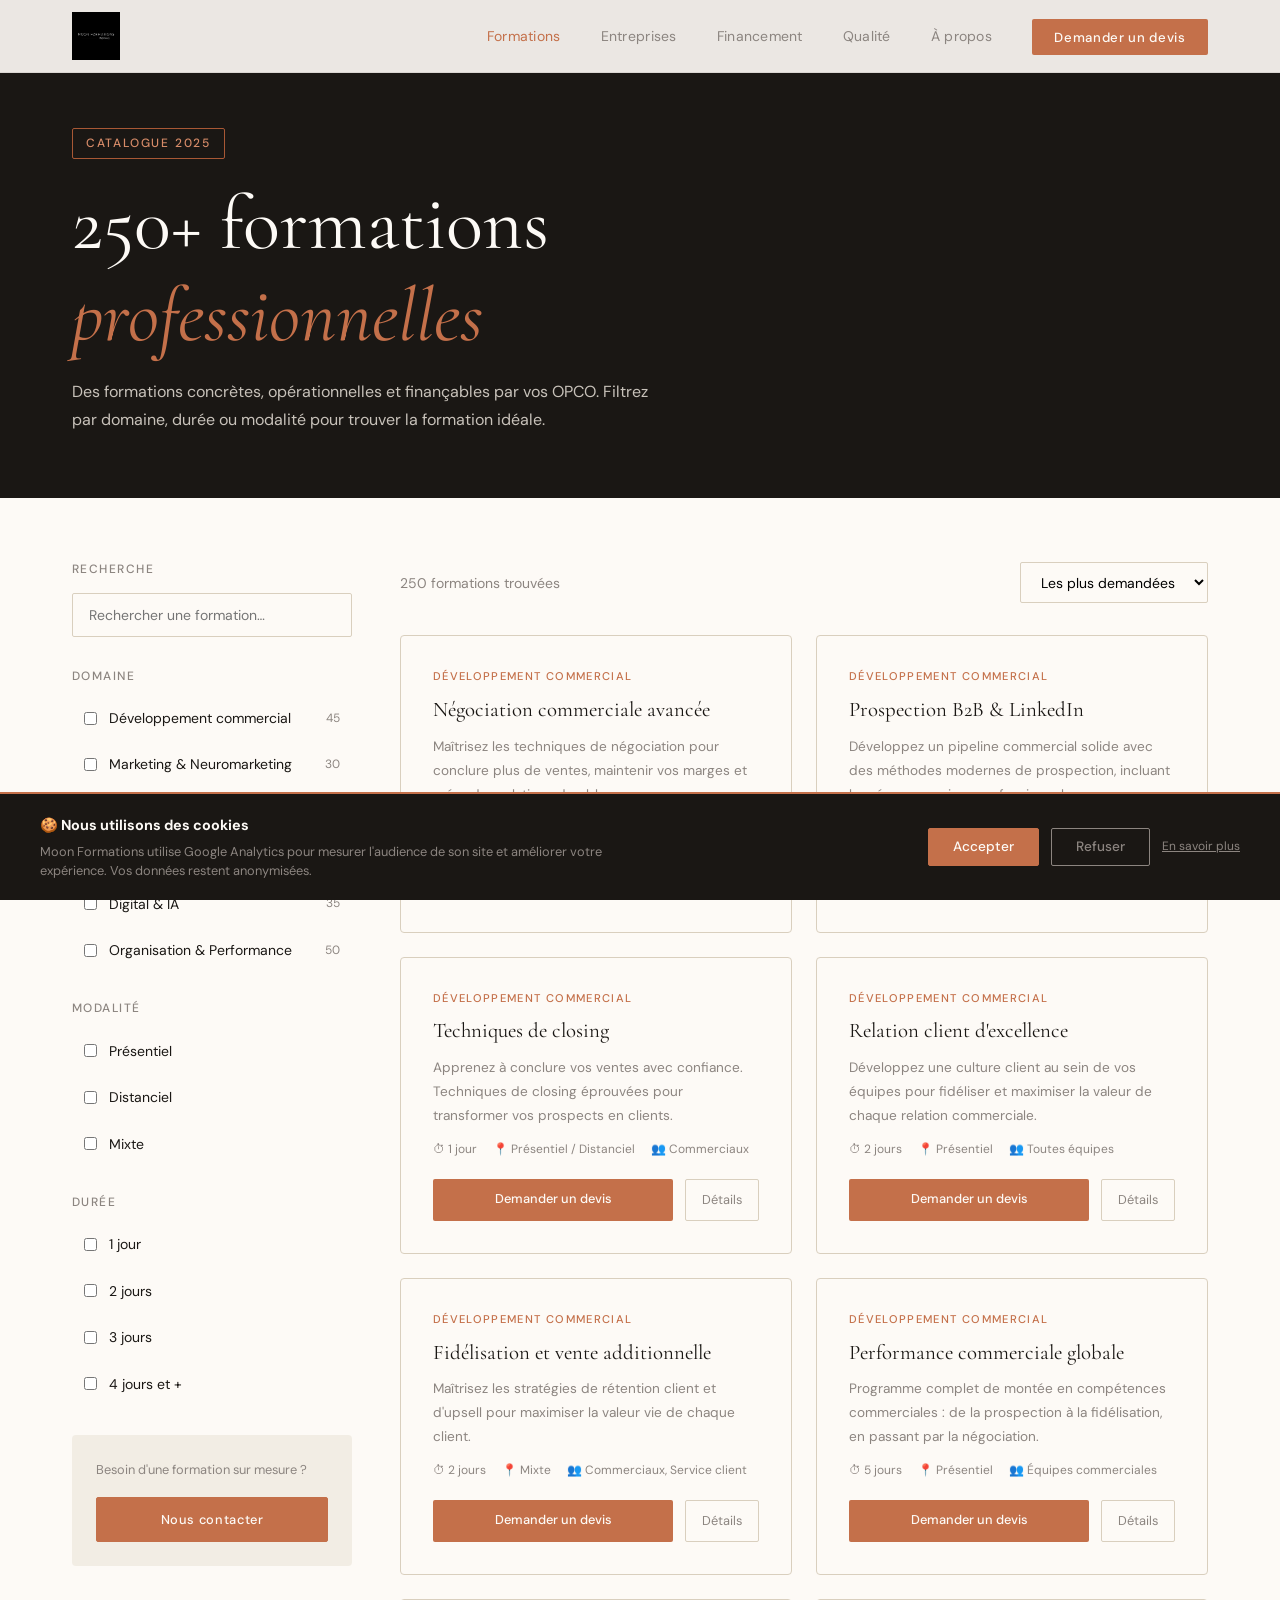
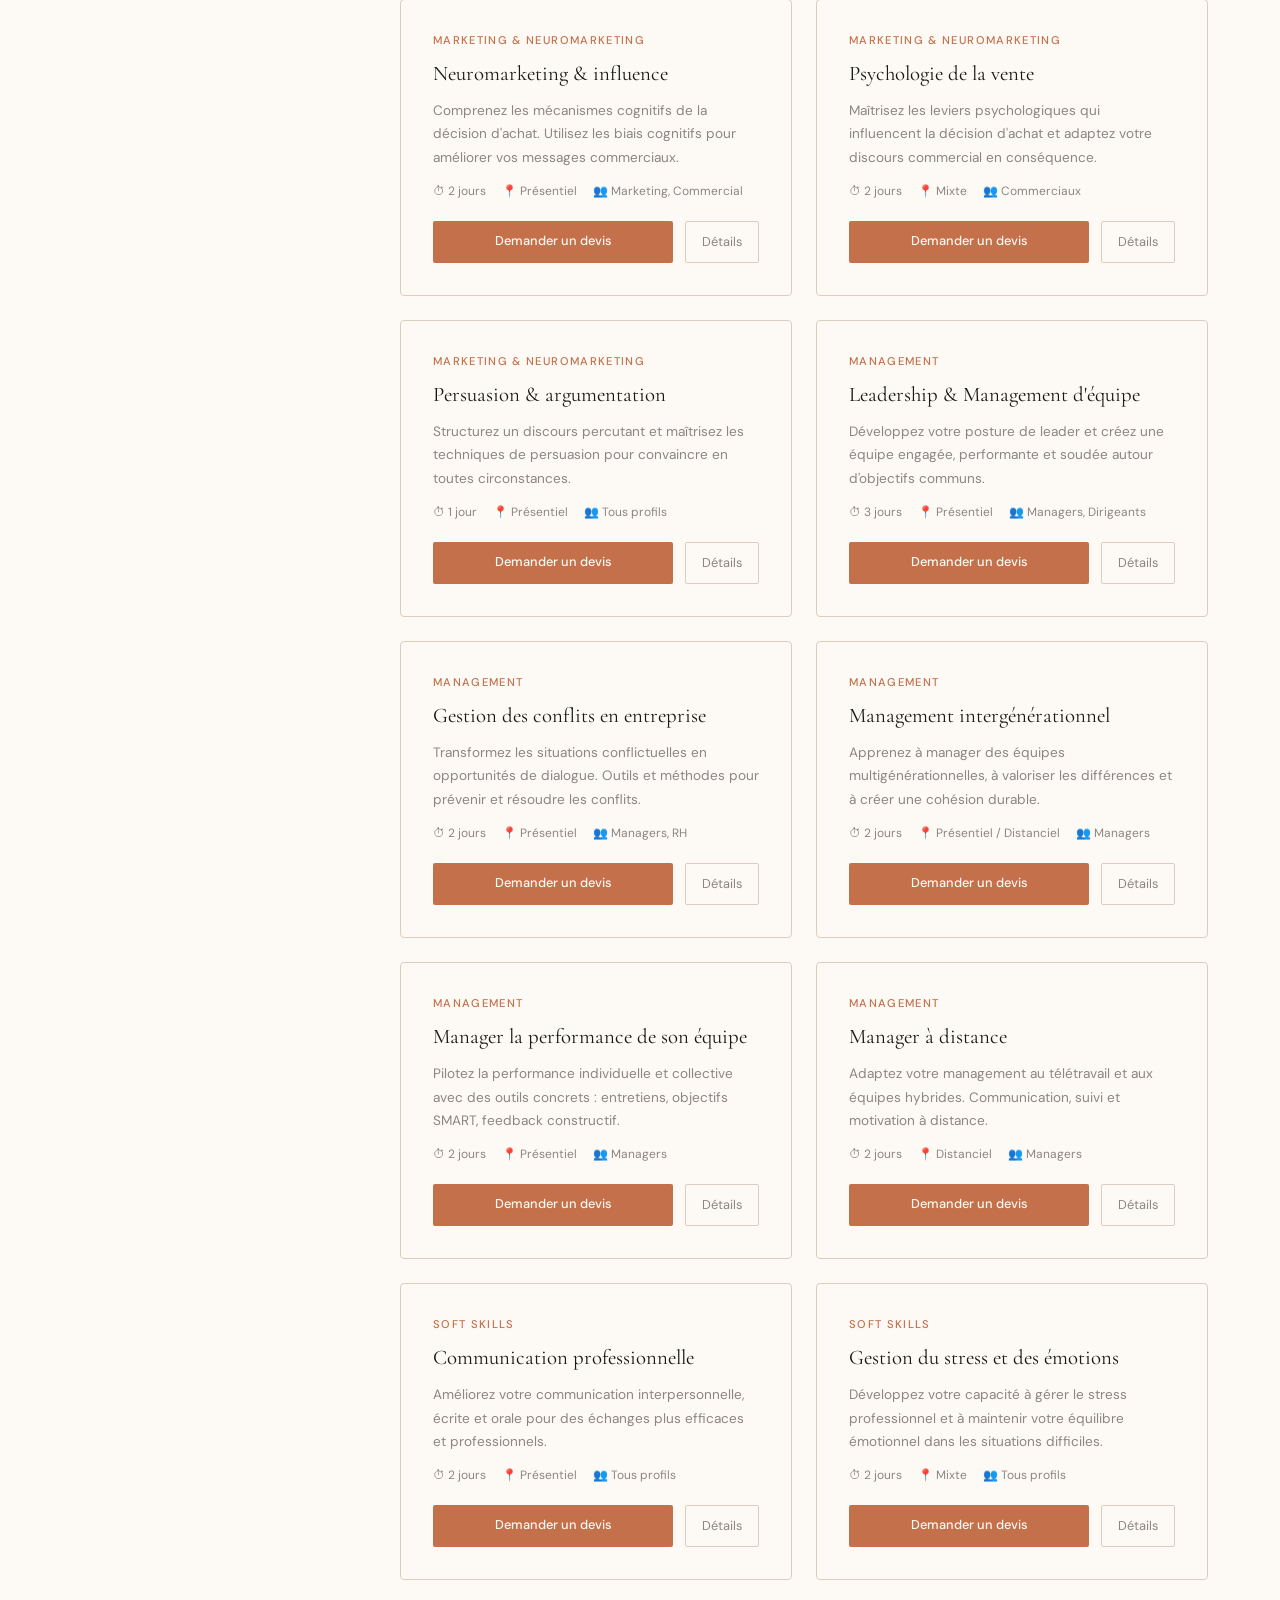
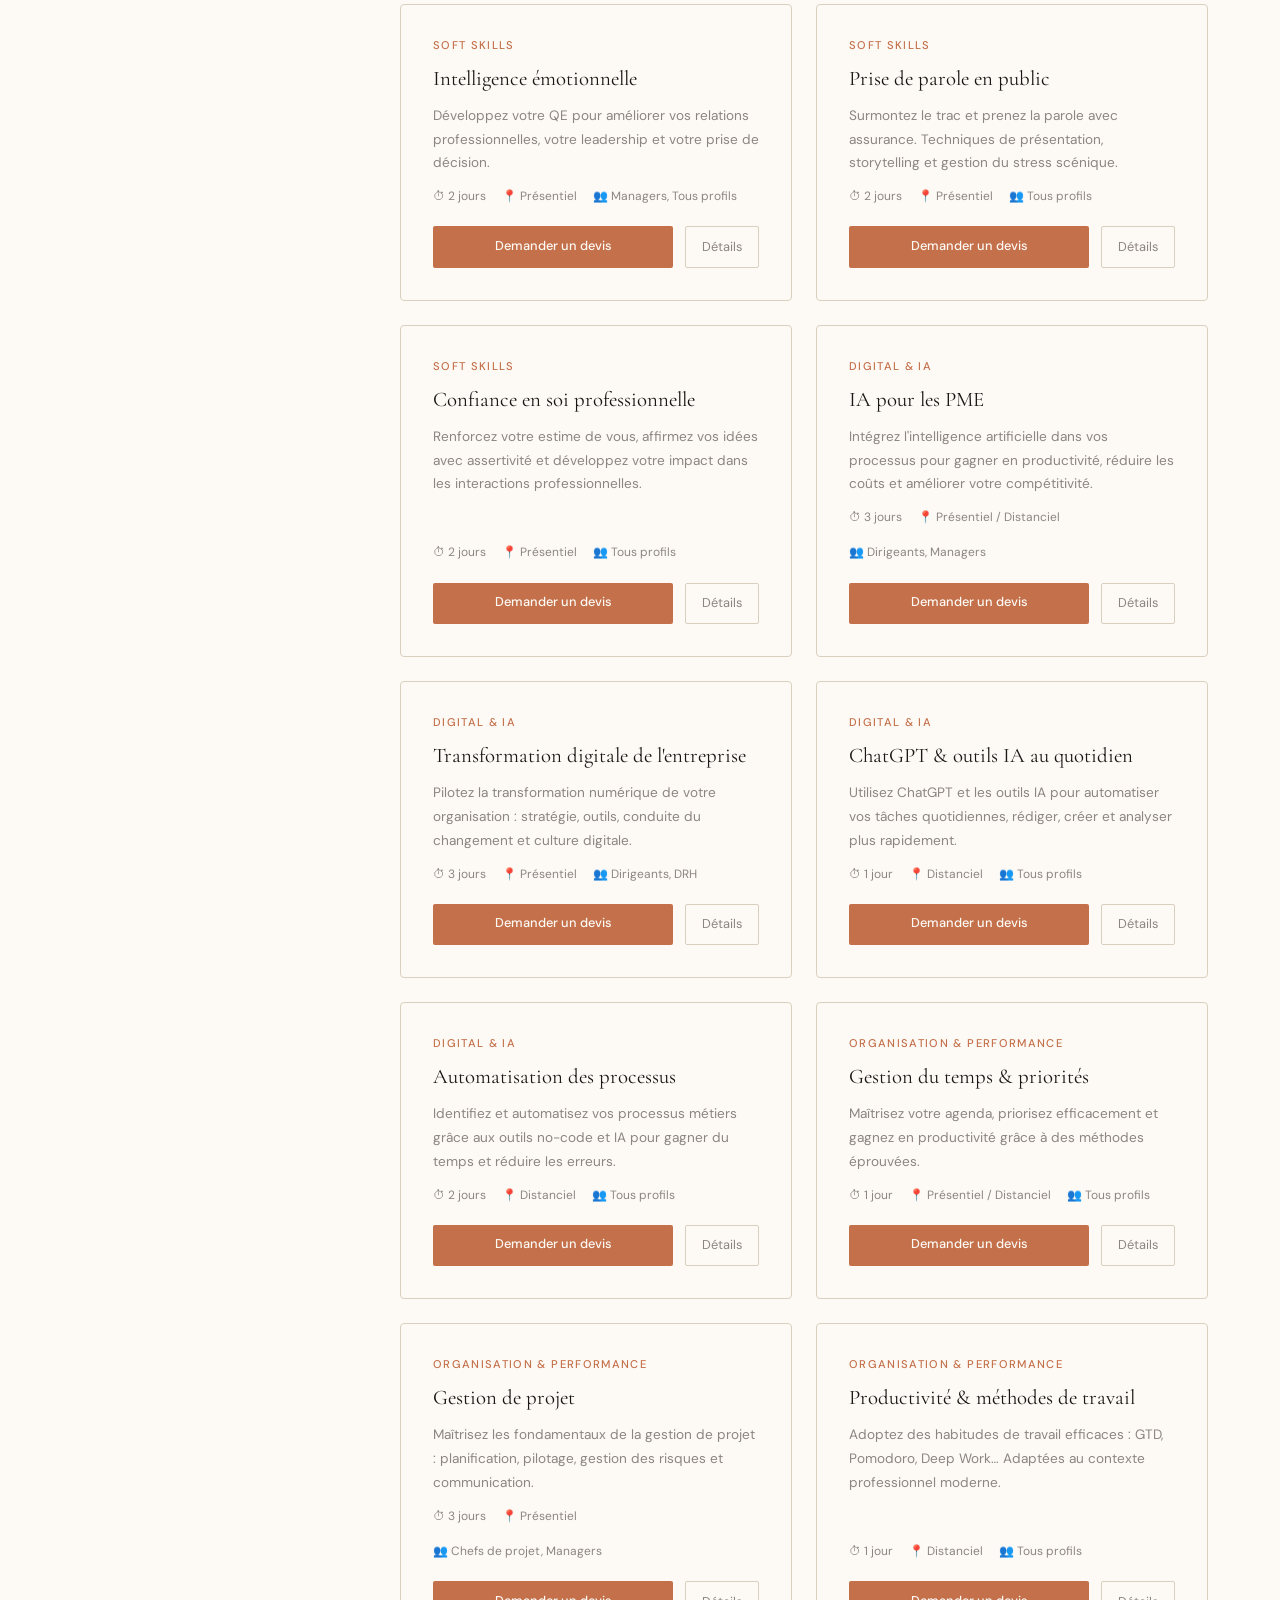
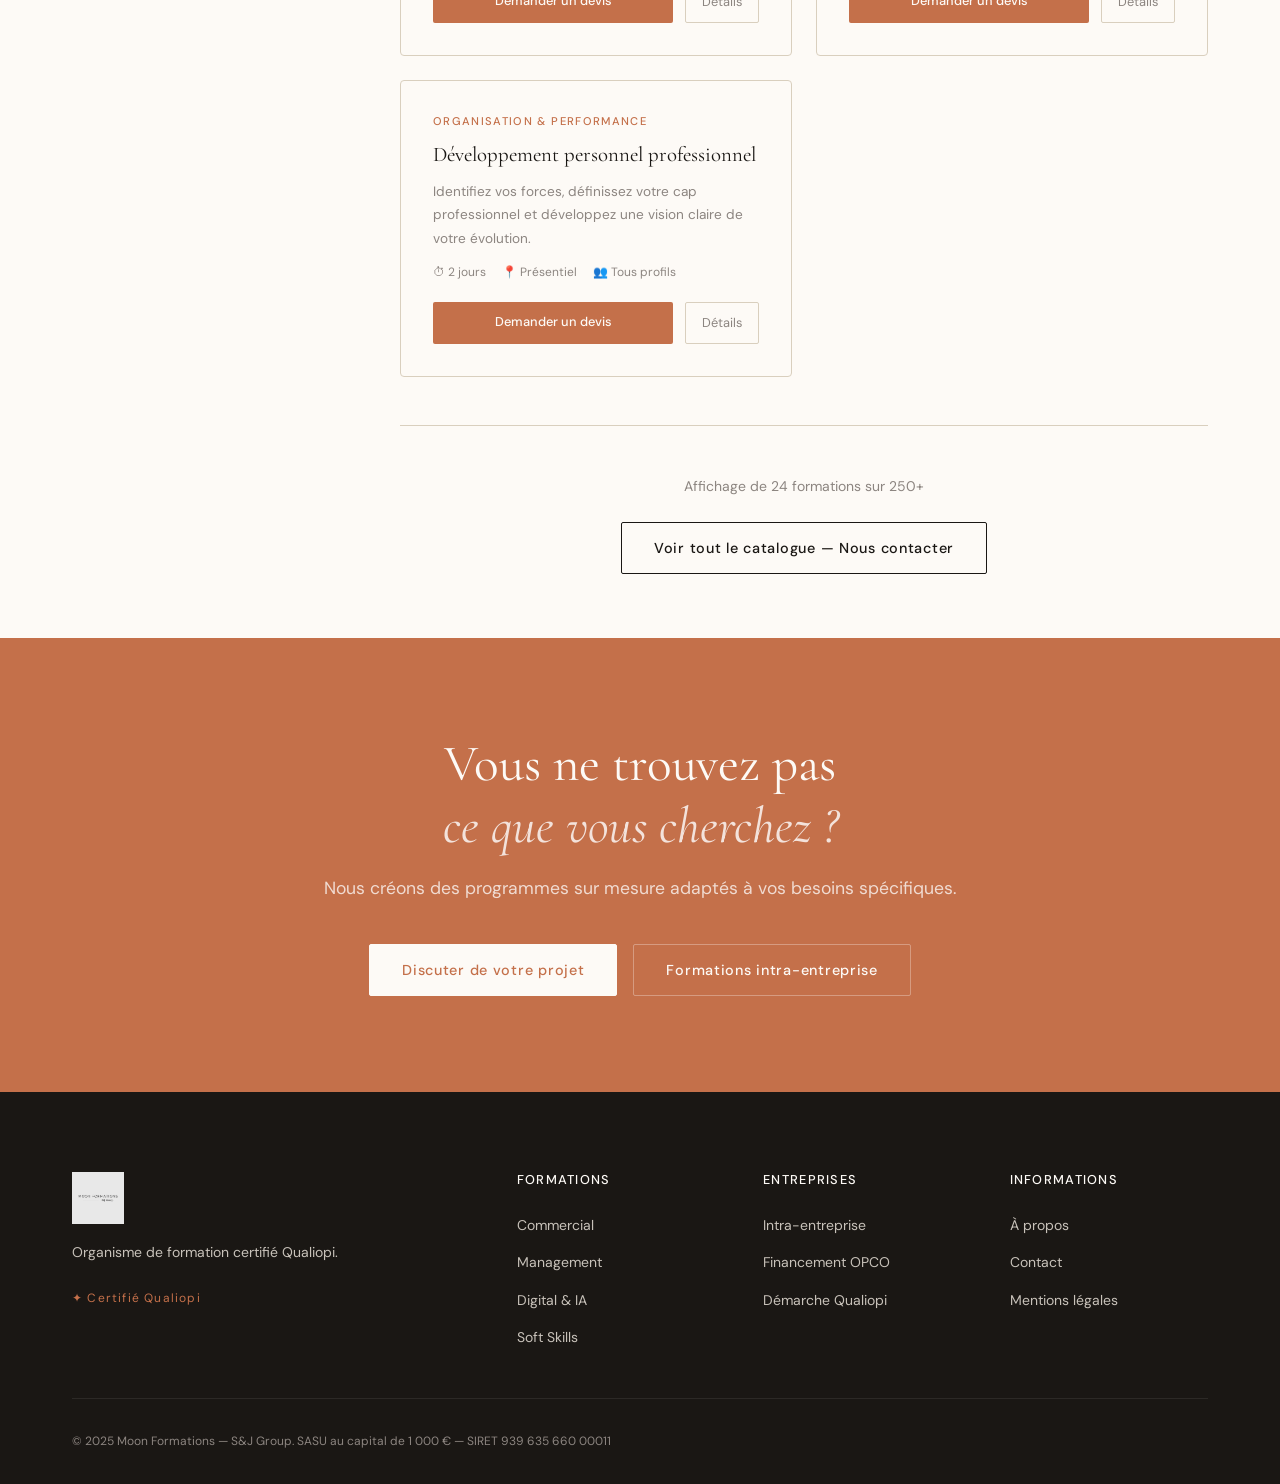
<file: catalogue.html>
<!DOCTYPE html>
<html lang="fr">
<head>
  <script src="cookies.js"></script>
  <!-- Google tag (gtag.js) -->
  <script async src="https://www.googletagmanager.com/gtag/js?id=G-QLVXW8SR63"></script>
  <script>
    window.dataLayer = window.dataLayer || [];
    function gtag(){dataLayer.push(arguments);}
    gtag('js', new Date());
    gtag('config', 'G-QLVXW8SR63');
  </script>

  <script>
    window.dataLayer = window.dataLayer || [];
    function gtag(){dataLayer.push(arguments);}
    gtag('js', new Date());
    gtag('config', 'G-QLVXW8SR63');
  </script>
  <meta charset="UTF-8">
  <meta name="viewport" content="width=device-width, initial-scale=1.0">
  <title>Catalogue de formations — Moon Formations</title>
  <meta name="description" content="Explorez notre catalogue de plus de 250 formations professionnelles : négociation, management, IA, soft skills, digital. Certifié Qualiopi, financement OPCO.">
  <link rel="preconnect" href="https://fonts.googleapis.com">
  <link rel="preconnect" href="https://fonts.gstatic.com" crossorigin>
  <link href="https://fonts.googleapis.com/css2?family=Cormorant+Garamond:ital,wght@0,300;0,400;0,500;0,600;1,300;1,400&family=DM+Sans:wght@300;400;500&display=swap" rel="stylesheet">
  <link rel="stylesheet" href="styles.css">
</head>
<body>

  <nav class="navbar" id="navbar">
    <div class="nav-container">
      <a href="index.html" class="nav-logo"><img src="logo.png" alt="Moon Formations" class="nav-logo-img"></a>
      <button class="nav-toggle" id="navToggle" aria-label="Menu">
        <span></span><span></span><span></span>
      </button>
      <ul class="nav-menu" id="navMenu">
        <li><a href="catalogue.html" class="nav-link active">Formations</a></li>
        <li><a href="entreprises.html" class="nav-link">Entreprises</a></li>
        <li><a href="financement.html" class="nav-link">Financement</a></li>
        <li><a href="qualite.html" class="nav-link">Qualité</a></li>
        <li><a href="apropos.html" class="nav-link">À propos</a></li>
        <li><a href="contact.html" class="nav-cta">Demander un devis</a></li>
      </ul>
    </div>
  </nav>

  <section class="catalogue-hero">
    <div class="container">
      <span class="section-tag" style="color:var(--terracotta-light); border-color:var(--terracotta-dark)">Catalogue 2025</span>
      <h1>250+ formations<br><em>professionnelles</em></h1>
      <p>Des formations concrètes, opérationnelles et finançables par vos OPCO. Filtrez par domaine, durée ou modalité pour trouver la formation idéale.</p>
    </div>
  </section>

  <div class="container">
    <div class="catalogue-layout">

      <!-- FILTERS SIDEBAR -->
      <aside class="filters-panel">
        <div class="filter-group">
          <h4>Recherche</h4>
          <input type="text" class="filter-search" placeholder="Rechercher une formation…" aria-label="Rechercher">
        </div>

        <div class="filter-group">
          <h4>Domaine</h4>
          <div class="filter-options">
            <label class="filter-option">
              <input type="checkbox" value="commercial"> Développement commercial <span class="filter-count">45</span>
            </label>
            <label class="filter-option">
              <input type="checkbox" value="marketing"> Marketing & Neuromarketing <span class="filter-count">30</span>
            </label>
            <label class="filter-option">
              <input type="checkbox" value="management"> Management <span class="filter-count">50</span>
            </label>
            <label class="filter-option">
              <input type="checkbox" value="softskills"> Soft Skills <span class="filter-count">40</span>
            </label>
            <label class="filter-option">
              <input type="checkbox" value="digital"> Digital & IA <span class="filter-count">35</span>
            </label>
            <label class="filter-option">
              <input type="checkbox" value="organisation"> Organisation & Performance <span class="filter-count">50</span>
            </label>
          </div>
        </div>

        <div class="filter-group">
          <h4>Modalité</h4>
          <div class="filter-options">
            <label class="filter-option">
              <input type="checkbox" value="presentiel"> Présentiel
            </label>
            <label class="filter-option">
              <input type="checkbox" value="distanciel"> Distanciel
            </label>
            <label class="filter-option">
              <input type="checkbox" value="mixte"> Mixte
            </label>
          </div>
        </div>

        <div class="filter-group">
          <h4>Durée</h4>
          <div class="filter-options">
            <label class="filter-option">
              <input type="checkbox" value="1j"> 1 jour
            </label>
            <label class="filter-option">
              <input type="checkbox" value="2j"> 2 jours
            </label>
            <label class="filter-option">
              <input type="checkbox" value="3j"> 3 jours
            </label>
            <label class="filter-option">
              <input type="checkbox" value="4j+"> 4 jours et +
            </label>
          </div>
        </div>

        <div style="margin-top:2rem; padding:1.5rem; background:var(--beige); border-radius:4px;">
          <p style="font-size:0.8rem; margin-bottom:1rem;">Besoin d'une formation sur mesure ?</p>
          <a href="contact.html" class="btn btn-primary" style="width:100%; justify-content:center; font-size:0.8rem; padding:0.7rem;">Nous contacter</a>
        </div>
      </aside>

      <!-- FORMATIONS LIST -->
      <main>
        <div class="catalogue-header">
          <span class="catalogue-count">250 formations trouvées</span>
          <select class="catalogue-sort" aria-label="Trier par">
            <option>Les plus demandées</option>
            <option>Alphabétique</option>
            <option>Durée croissante</option>
            <option>Durée décroissante</option>
          </select>
        </div>

        <div class="formations-grid" id="formationsGrid">

          <!-- COMMERCIAL -->
          <article class="formation-card" data-category="commercial">
            <span class="card-category">Développement commercial</span>
            <h3 class="card-title">Négociation commerciale avancée</h3>
            <p class="card-description">Maîtrisez les techniques de négociation pour conclure plus de ventes, maintenir vos marges et créer des relations durables.</p>
            <div class="card-meta">
              <span class="card-meta-item">⏱ 2 jours</span>
              <span class="card-meta-item">📍 Présentiel</span>
              <span class="card-meta-item">👥 Équipes commerciales</span>
            </div>
            <div class="card-actions">
              <a href="contact.html?formation=negociation" class="card-btn-primary">Demander un devis</a>
              <a href="formation-negociation.html" class="card-btn-secondary">Détails</a>
            </div>
          </article>

          <article class="formation-card" data-category="commercial">
            <span class="card-category">Développement commercial</span>
            <h3 class="card-title">Prospection B2B & LinkedIn</h3>
            <p class="card-description">Développez un pipeline commercial solide avec des méthodes modernes de prospection, incluant les réseaux sociaux professionnels.</p>
            <div class="card-meta">
              <span class="card-meta-item">⏱ 2 jours</span>
              <span class="card-meta-item">📍 Présentiel</span>
              <span class="card-meta-item">👥 Commerciaux</span>
            </div>
            <div class="card-actions">
              <a href="contact.html?formation=prospection-b2b" class="card-btn-primary">Demander un devis</a>
              <a href="formation-prospection.html" class="card-btn-secondary">Détails</a>
            </div>
          </article>

          <article class="formation-card" data-category="commercial">
            <span class="card-category">Développement commercial</span>
            <h3 class="card-title">Techniques de closing</h3>
            <p class="card-description">Apprenez à conclure vos ventes avec confiance. Techniques de closing éprouvées pour transformer vos prospects en clients.</p>
            <div class="card-meta">
              <span class="card-meta-item">⏱ 1 jour</span>
              <span class="card-meta-item">📍 Présentiel / Distanciel</span>
              <span class="card-meta-item">👥 Commerciaux</span>
            </div>
            <div class="card-actions">
              <a href="contact.html?formation=closing" class="card-btn-primary">Demander un devis</a>
              <a href="formation-detail.html?id=closing" class="card-btn-secondary">Détails</a>
            </div>
          </article>

          <article class="formation-card" data-category="commercial">
            <span class="card-category">Développement commercial</span>
            <h3 class="card-title">Relation client d'excellence</h3>
            <p class="card-description">Développez une culture client au sein de vos équipes pour fidéliser et maximiser la valeur de chaque relation commerciale.</p>
            <div class="card-meta">
              <span class="card-meta-item">⏱ 2 jours</span>
              <span class="card-meta-item">📍 Présentiel</span>
              <span class="card-meta-item">👥 Toutes équipes</span>
            </div>
            <div class="card-actions">
              <a href="contact.html?formation=relation-client" class="card-btn-primary">Demander un devis</a>
              <a href="formation-detail.html?id=relation-client" class="card-btn-secondary">Détails</a>
            </div>
          </article>

          <article class="formation-card" data-category="commercial">
            <span class="card-category">Développement commercial</span>
            <h3 class="card-title">Fidélisation et vente additionnelle</h3>
            <p class="card-description">Maîtrisez les stratégies de rétention client et d'upsell pour maximiser la valeur vie de chaque client.</p>
            <div class="card-meta">
              <span class="card-meta-item">⏱ 2 jours</span>
              <span class="card-meta-item">📍 Mixte</span>
              <span class="card-meta-item">👥 Commerciaux, Service client</span>
            </div>
            <div class="card-actions">
              <a href="contact.html?formation=fidelisation" class="card-btn-primary">Demander un devis</a>
              <a href="formation-detail.html?id=fidelisation" class="card-btn-secondary">Détails</a>
            </div>
          </article>

          <article class="formation-card" data-category="commercial">
            <span class="card-category">Développement commercial</span>
            <h3 class="card-title">Performance commerciale globale</h3>
            <p class="card-description">Programme complet de montée en compétences commerciales : de la prospection à la fidélisation, en passant par la négociation.</p>
            <div class="card-meta">
              <span class="card-meta-item">⏱ 5 jours</span>
              <span class="card-meta-item">📍 Présentiel</span>
              <span class="card-meta-item">👥 Équipes commerciales</span>
            </div>
            <div class="card-actions">
              <a href="contact.html?formation=performance-commerciale" class="card-btn-primary">Demander un devis</a>
              <a href="formation-detail.html?id=performance-commerciale" class="card-btn-secondary">Détails</a>
            </div>
          </article>

          <!-- MARKETING -->
          <article class="formation-card" data-category="marketing">
            <span class="card-category">Marketing & Neuromarketing</span>
            <h3 class="card-title">Neuromarketing & influence</h3>
            <p class="card-description">Comprenez les mécanismes cognitifs de la décision d'achat. Utilisez les biais cognitifs pour améliorer vos messages commerciaux.</p>
            <div class="card-meta">
              <span class="card-meta-item">⏱ 2 jours</span>
              <span class="card-meta-item">📍 Présentiel</span>
              <span class="card-meta-item">👥 Marketing, Commercial</span>
            </div>
            <div class="card-actions">
              <a href="contact.html?formation=neuromarketing" class="card-btn-primary">Demander un devis</a>
              <a href="formation-neuromarketing.html" class="card-btn-secondary">Détails</a>
            </div>
          </article>

          <article class="formation-card" data-category="marketing">
            <span class="card-category">Marketing & Neuromarketing</span>
            <h3 class="card-title">Psychologie de la vente</h3>
            <p class="card-description">Maîtrisez les leviers psychologiques qui influencent la décision d'achat et adaptez votre discours commercial en conséquence.</p>
            <div class="card-meta">
              <span class="card-meta-item">⏱ 2 jours</span>
              <span class="card-meta-item">📍 Mixte</span>
              <span class="card-meta-item">👥 Commerciaux</span>
            </div>
            <div class="card-actions">
              <a href="contact.html?formation=psychologie-vente" class="card-btn-primary">Demander un devis</a>
              <a href="formation-detail.html?id=psychologie-vente" class="card-btn-secondary">Détails</a>
            </div>
          </article>

          <article class="formation-card" data-category="marketing">
            <span class="card-category">Marketing & Neuromarketing</span>
            <h3 class="card-title">Persuasion & argumentation</h3>
            <p class="card-description">Structurez un discours percutant et maîtrisez les techniques de persuasion pour convaincre en toutes circonstances.</p>
            <div class="card-meta">
              <span class="card-meta-item">⏱ 1 jour</span>
              <span class="card-meta-item">📍 Présentiel</span>
              <span class="card-meta-item">👥 Tous profils</span>
            </div>
            <div class="card-actions">
              <a href="contact.html?formation=persuasion" class="card-btn-primary">Demander un devis</a>
              <a href="formation-detail.html?id=persuasion" class="card-btn-secondary">Détails</a>
            </div>
          </article>

          <!-- MANAGEMENT -->
          <article class="formation-card" data-category="management">
            <span class="card-category">Management</span>
            <h3 class="card-title">Leadership & Management d'équipe</h3>
            <p class="card-description">Développez votre posture de leader et créez une équipe engagée, performante et soudée autour d'objectifs communs.</p>
            <div class="card-meta">
              <span class="card-meta-item">⏱ 3 jours</span>
              <span class="card-meta-item">📍 Présentiel</span>
              <span class="card-meta-item">👥 Managers, Dirigeants</span>
            </div>
            <div class="card-actions">
              <a href="contact.html?formation=leadership" class="card-btn-primary">Demander un devis</a>
              <a href="formation-leadership.html" class="card-btn-secondary">Détails</a>
            </div>
          </article>

          <article class="formation-card" data-category="management">
            <span class="card-category">Management</span>
            <h3 class="card-title">Gestion des conflits en entreprise</h3>
            <p class="card-description">Transformez les situations conflictuelles en opportunités de dialogue. Outils et méthodes pour prévenir et résoudre les conflits.</p>
            <div class="card-meta">
              <span class="card-meta-item">⏱ 2 jours</span>
              <span class="card-meta-item">📍 Présentiel</span>
              <span class="card-meta-item">👥 Managers, RH</span>
            </div>
            <div class="card-actions">
              <a href="contact.html?formation=conflits" class="card-btn-primary">Demander un devis</a>
              <a href="formation-conflits.html" class="card-btn-secondary">Détails</a>
            </div>
          </article>

          <article class="formation-card" data-category="management">
            <span class="card-category">Management</span>
            <h3 class="card-title">Management intergénérationnel</h3>
            <p class="card-description">Apprenez à manager des équipes multigénérationnelles, à valoriser les différences et à créer une cohésion durable.</p>
            <div class="card-meta">
              <span class="card-meta-item">⏱ 2 jours</span>
              <span class="card-meta-item">📍 Présentiel / Distanciel</span>
              <span class="card-meta-item">👥 Managers</span>
            </div>
            <div class="card-actions">
              <a href="contact.html?formation=management-intergenerationnel" class="card-btn-primary">Demander un devis</a>
              <a href="formation-detail.html?id=management-intergenerationnel" class="card-btn-secondary">Détails</a>
            </div>
          </article>

          <article class="formation-card" data-category="management">
            <span class="card-category">Management</span>
            <h3 class="card-title">Manager la performance de son équipe</h3>
            <p class="card-description">Pilotez la performance individuelle et collective avec des outils concrets : entretiens, objectifs SMART, feedback constructif.</p>
            <div class="card-meta">
              <span class="card-meta-item">⏱ 2 jours</span>
              <span class="card-meta-item">📍 Présentiel</span>
              <span class="card-meta-item">👥 Managers</span>
            </div>
            <div class="card-actions">
              <a href="contact.html?formation=manager-performance" class="card-btn-primary">Demander un devis</a>
              <a href="formation-detail.html?id=manager-performance" class="card-btn-secondary">Détails</a>
            </div>
          </article>

          <article class="formation-card" data-category="management">
            <span class="card-category">Management</span>
            <h3 class="card-title">Manager à distance</h3>
            <p class="card-description">Adaptez votre management au télétravail et aux équipes hybrides. Communication, suivi et motivation à distance.</p>
            <div class="card-meta">
              <span class="card-meta-item">⏱ 2 jours</span>
              <span class="card-meta-item">📍 Distanciel</span>
              <span class="card-meta-item">👥 Managers</span>
            </div>
            <div class="card-actions">
              <a href="contact.html?formation=manager-distance" class="card-btn-primary">Demander un devis</a>
              <a href="formation-detail.html?id=manager-distance" class="card-btn-secondary">Détails</a>
            </div>
          </article>

          <!-- SOFT SKILLS -->
          <article class="formation-card" data-category="softskills">
            <span class="card-category">Soft Skills</span>
            <h3 class="card-title">Communication professionnelle</h3>
            <p class="card-description">Améliorez votre communication interpersonnelle, écrite et orale pour des échanges plus efficaces et professionnels.</p>
            <div class="card-meta">
              <span class="card-meta-item">⏱ 2 jours</span>
              <span class="card-meta-item">📍 Présentiel</span>
              <span class="card-meta-item">👥 Tous profils</span>
            </div>
            <div class="card-actions">
              <a href="contact.html?formation=communication" class="card-btn-primary">Demander un devis</a>
              <a href="formation-detail.html?id=communication" class="card-btn-secondary">Détails</a>
            </div>
          </article>

          <article class="formation-card" data-category="softskills">
            <span class="card-category">Soft Skills</span>
            <h3 class="card-title">Gestion du stress et des émotions</h3>
            <p class="card-description">Développez votre capacité à gérer le stress professionnel et à maintenir votre équilibre émotionnel dans les situations difficiles.</p>
            <div class="card-meta">
              <span class="card-meta-item">⏱ 2 jours</span>
              <span class="card-meta-item">📍 Mixte</span>
              <span class="card-meta-item">👥 Tous profils</span>
            </div>
            <div class="card-actions">
              <a href="contact.html?formation=gestion-stress" class="card-btn-primary">Demander un devis</a>
              <a href="formation-detail.html?id=gestion-stress" class="card-btn-secondary">Détails</a>
            </div>
          </article>

          <article class="formation-card" data-category="softskills">
            <span class="card-category">Soft Skills</span>
            <h3 class="card-title">Intelligence émotionnelle</h3>
            <p class="card-description">Développez votre QE pour améliorer vos relations professionnelles, votre leadership et votre prise de décision.</p>
            <div class="card-meta">
              <span class="card-meta-item">⏱ 2 jours</span>
              <span class="card-meta-item">📍 Présentiel</span>
              <span class="card-meta-item">👥 Managers, Tous profils</span>
            </div>
            <div class="card-actions">
              <a href="contact.html?formation=intelligence-emotionnelle" class="card-btn-primary">Demander un devis</a>
              <a href="formation-detail.html?id=intelligence-emotionnelle" class="card-btn-secondary">Détails</a>
            </div>
          </article>

          <article class="formation-card" data-category="softskills">
            <span class="card-category">Soft Skills</span>
            <h3 class="card-title">Prise de parole en public</h3>
            <p class="card-description">Surmontez le trac et prenez la parole avec assurance. Techniques de présentation, storytelling et gestion du stress scénique.</p>
            <div class="card-meta">
              <span class="card-meta-item">⏱ 2 jours</span>
              <span class="card-meta-item">📍 Présentiel</span>
              <span class="card-meta-item">👥 Tous profils</span>
            </div>
            <div class="card-actions">
              <a href="contact.html?formation=prise-de-parole" class="card-btn-primary">Demander un devis</a>
              <a href="formation-detail.html?id=prise-de-parole" class="card-btn-secondary">Détails</a>
            </div>
          </article>

          <article class="formation-card" data-category="softskills">
            <span class="card-category">Soft Skills</span>
            <h3 class="card-title">Confiance en soi professionnelle</h3>
            <p class="card-description">Renforcez votre estime de vous, affirmez vos idées avec assertivité et développez votre impact dans les interactions professionnelles.</p>
            <div class="card-meta">
              <span class="card-meta-item">⏱ 2 jours</span>
              <span class="card-meta-item">📍 Présentiel</span>
              <span class="card-meta-item">👥 Tous profils</span>
            </div>
            <div class="card-actions">
              <a href="contact.html?formation=confiance-soi" class="card-btn-primary">Demander un devis</a>
              <a href="formation-detail.html?id=confiance-soi" class="card-btn-secondary">Détails</a>
            </div>
          </article>

          <!-- DIGITAL -->
          <article class="formation-card" data-category="digital">
            <span class="card-category">Digital & IA</span>
            <h3 class="card-title">IA pour les PME</h3>
            <p class="card-description">Intégrez l'intelligence artificielle dans vos processus pour gagner en productivité, réduire les coûts et améliorer votre compétitivité.</p>
            <div class="card-meta">
              <span class="card-meta-item">⏱ 3 jours</span>
              <span class="card-meta-item">📍 Présentiel / Distanciel</span>
              <span class="card-meta-item">👥 Dirigeants, Managers</span>
            </div>
            <div class="card-actions">
              <a href="contact.html?formation=ia-pme" class="card-btn-primary">Demander un devis</a>
              <a href="formation-ia.html" class="card-btn-secondary">Détails</a>
            </div>
          </article>

          <article class="formation-card" data-category="digital">
            <span class="card-category">Digital & IA</span>
            <h3 class="card-title">Transformation digitale de l'entreprise</h3>
            <p class="card-description">Pilotez la transformation numérique de votre organisation : stratégie, outils, conduite du changement et culture digitale.</p>
            <div class="card-meta">
              <span class="card-meta-item">⏱ 3 jours</span>
              <span class="card-meta-item">📍 Présentiel</span>
              <span class="card-meta-item">👥 Dirigeants, DRH</span>
            </div>
            <div class="card-actions">
              <a href="contact.html?formation=transformation-digitale" class="card-btn-primary">Demander un devis</a>
              <a href="formation-detail.html?id=transformation-digitale" class="card-btn-secondary">Détails</a>
            </div>
          </article>

          <article class="formation-card" data-category="digital">
            <span class="card-category">Digital & IA</span>
            <h3 class="card-title">ChatGPT & outils IA au quotidien</h3>
            <p class="card-description">Utilisez ChatGPT et les outils IA pour automatiser vos tâches quotidiennes, rédiger, créer et analyser plus rapidement.</p>
            <div class="card-meta">
              <span class="card-meta-item">⏱ 1 jour</span>
              <span class="card-meta-item">📍 Distanciel</span>
              <span class="card-meta-item">👥 Tous profils</span>
            </div>
            <div class="card-actions">
              <a href="contact.html?formation=chatgpt" class="card-btn-primary">Demander un devis</a>
              <a href="formation-detail.html?id=chatgpt" class="card-btn-secondary">Détails</a>
            </div>
          </article>

          <article class="formation-card" data-category="digital">
            <span class="card-category">Digital & IA</span>
            <h3 class="card-title">Automatisation des processus</h3>
            <p class="card-description">Identifiez et automatisez vos processus métiers grâce aux outils no-code et IA pour gagner du temps et réduire les erreurs.</p>
            <div class="card-meta">
              <span class="card-meta-item">⏱ 2 jours</span>
              <span class="card-meta-item">📍 Distanciel</span>
              <span class="card-meta-item">👥 Tous profils</span>
            </div>
            <div class="card-actions">
              <a href="contact.html?formation=automatisation" class="card-btn-primary">Demander un devis</a>
              <a href="formation-detail.html?id=automatisation" class="card-btn-secondary">Détails</a>
            </div>
          </article>

          <!-- ORGANISATION -->
          <article class="formation-card" data-category="organisation">
            <span class="card-category">Organisation & Performance</span>
            <h3 class="card-title">Gestion du temps & priorités</h3>
            <p class="card-description">Maîtrisez votre agenda, priorisez efficacement et gagnez en productivité grâce à des méthodes éprouvées.</p>
            <div class="card-meta">
              <span class="card-meta-item">⏱ 1 jour</span>
              <span class="card-meta-item">📍 Présentiel / Distanciel</span>
              <span class="card-meta-item">👥 Tous profils</span>
            </div>
            <div class="card-actions">
              <a href="contact.html?formation=gestion-temps" class="card-btn-primary">Demander un devis</a>
              <a href="formation-detail.html?id=gestion-temps" class="card-btn-secondary">Détails</a>
            </div>
          </article>

          <article class="formation-card" data-category="organisation">
            <span class="card-category">Organisation & Performance</span>
            <h3 class="card-title">Gestion de projet</h3>
            <p class="card-description">Maîtrisez les fondamentaux de la gestion de projet : planification, pilotage, gestion des risques et communication.</p>
            <div class="card-meta">
              <span class="card-meta-item">⏱ 3 jours</span>
              <span class="card-meta-item">📍 Présentiel</span>
              <span class="card-meta-item">👥 Chefs de projet, Managers</span>
            </div>
            <div class="card-actions">
              <a href="contact.html?formation=gestion-projet" class="card-btn-primary">Demander un devis</a>
              <a href="formation-detail.html?id=gestion-projet" class="card-btn-secondary">Détails</a>
            </div>
          </article>

          <article class="formation-card" data-category="organisation">
            <span class="card-category">Organisation & Performance</span>
            <h3 class="card-title">Productivité & méthodes de travail</h3>
            <p class="card-description">Adoptez des habitudes de travail efficaces : GTD, Pomodoro, Deep Work… Adaptées au contexte professionnel moderne.</p>
            <div class="card-meta">
              <span class="card-meta-item">⏱ 1 jour</span>
              <span class="card-meta-item">📍 Distanciel</span>
              <span class="card-meta-item">👥 Tous profils</span>
            </div>
            <div class="card-actions">
              <a href="contact.html?formation=productivite" class="card-btn-primary">Demander un devis</a>
              <a href="formation-detail.html?id=productivite" class="card-btn-secondary">Détails</a>
            </div>
          </article>

          <article class="formation-card" data-category="organisation">
            <span class="card-category">Organisation & Performance</span>
            <h3 class="card-title">Développement personnel professionnel</h3>
            <p class="card-description">Identifiez vos forces, définissez votre cap professionnel et développez une vision claire de votre évolution.</p>
            <div class="card-meta">
              <span class="card-meta-item">⏱ 2 jours</span>
              <span class="card-meta-item">📍 Présentiel</span>
              <span class="card-meta-item">👥 Tous profils</span>
            </div>
            <div class="card-actions">
              <a href="contact.html?formation=developpement-personnel" class="card-btn-primary">Demander un devis</a>
              <a href="formation-detail.html?id=developpement-personnel" class="card-btn-secondary">Détails</a>
            </div>
          </article>

        </div>

        <!-- LOAD MORE -->
        <div style="text-align:center; margin-top:3rem; padding-top:3rem; border-top:1px solid var(--beige-dark);">
          <p style="font-size:0.875rem; color:var(--gris); margin-bottom:1.5rem;">Affichage de 24 formations sur 250+</p>
          <a href="contact.html" class="btn btn-secondary">Voir tout le catalogue — Nous contacter</a>
        </div>
      </main>
    </div>
  </div>

  <!-- CTA -->
  <section class="cta-section">
    <div class="container">
      <div class="cta-inner">
        <h2>Vous ne trouvez pas<br><em>ce que vous cherchez ?</em></h2>
        <p>Nous créons des programmes sur mesure adaptés à vos besoins spécifiques.</p>
        <div class="cta-actions">
          <a href="contact.html" class="btn btn-primary">Discuter de votre projet</a>
          <a href="entreprises.html" class="btn btn-ghost">Formations intra-entreprise</a>
        </div>
      </div>
    </div>
  </section>

  <footer class="footer">
    <div class="container">
      <div class="footer-grid">
        <div class="footer-brand">
          <div class="footer-logo"><img src="logo.png" alt="Moon Formations" class="footer-logo-img"></div>
          <p>Organisme de formation certifié Qualiopi.</p>
          <div class="footer-qualiopi">✦ Certifié Qualiopi</div>
        </div>
        <div class="footer-col">
          <h4>Formations</h4>
          <ul>
            <li><a href="catalogue.html?cat=commercial">Commercial</a></li>
            <li><a href="catalogue.html?cat=management">Management</a></li>
            <li><a href="catalogue.html?cat=digital">Digital & IA</a></li>
            <li><a href="catalogue.html?cat=softskills">Soft Skills</a></li>
          </ul>
        </div>
        <div class="footer-col">
          <h4>Entreprises</h4>
          <ul>
            <li><a href="entreprises.html">Intra-entreprise</a></li>
            <li><a href="financement.html">Financement OPCO</a></li>
            <li><a href="qualite.html">Démarche Qualiopi</a></li>
          </ul>
        </div>
        <div class="footer-col">
          <h4>Informations</h4>
          <ul>
            <li><a href="apropos.html">À propos</a></li>
            <li><a href="contact.html">Contact</a></li>
            <li><a href="mentions-legales.html">Mentions légales</a></li>
          </ul>
        </div>
      </div>
      <div class="footer-bottom">
        <p>© 2025 Moon Formations — S&amp;J Group. SASU au capital de 1 000 € — SIRET 939 635 660 00011</p>
      </div>
    </div>
  </footer>

  <script src="script.js"></script>
</body>
</html>
</file>
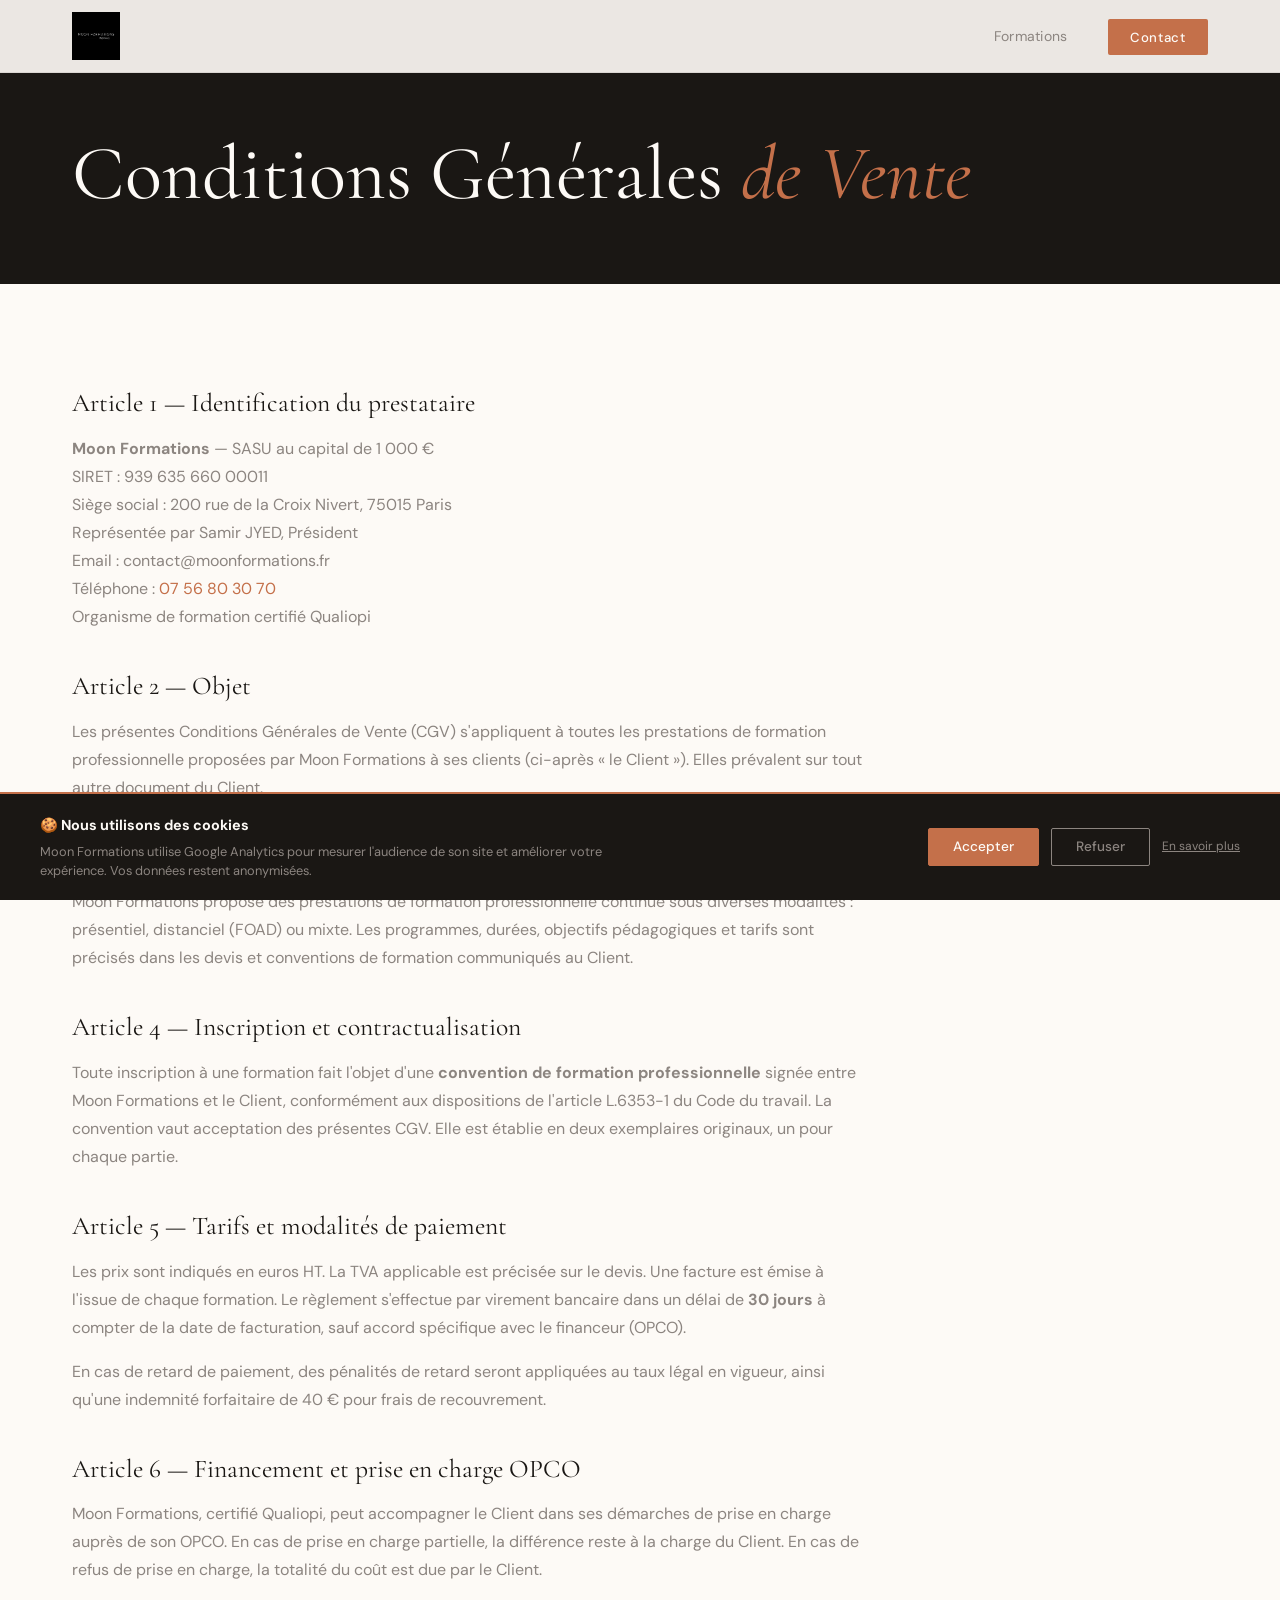
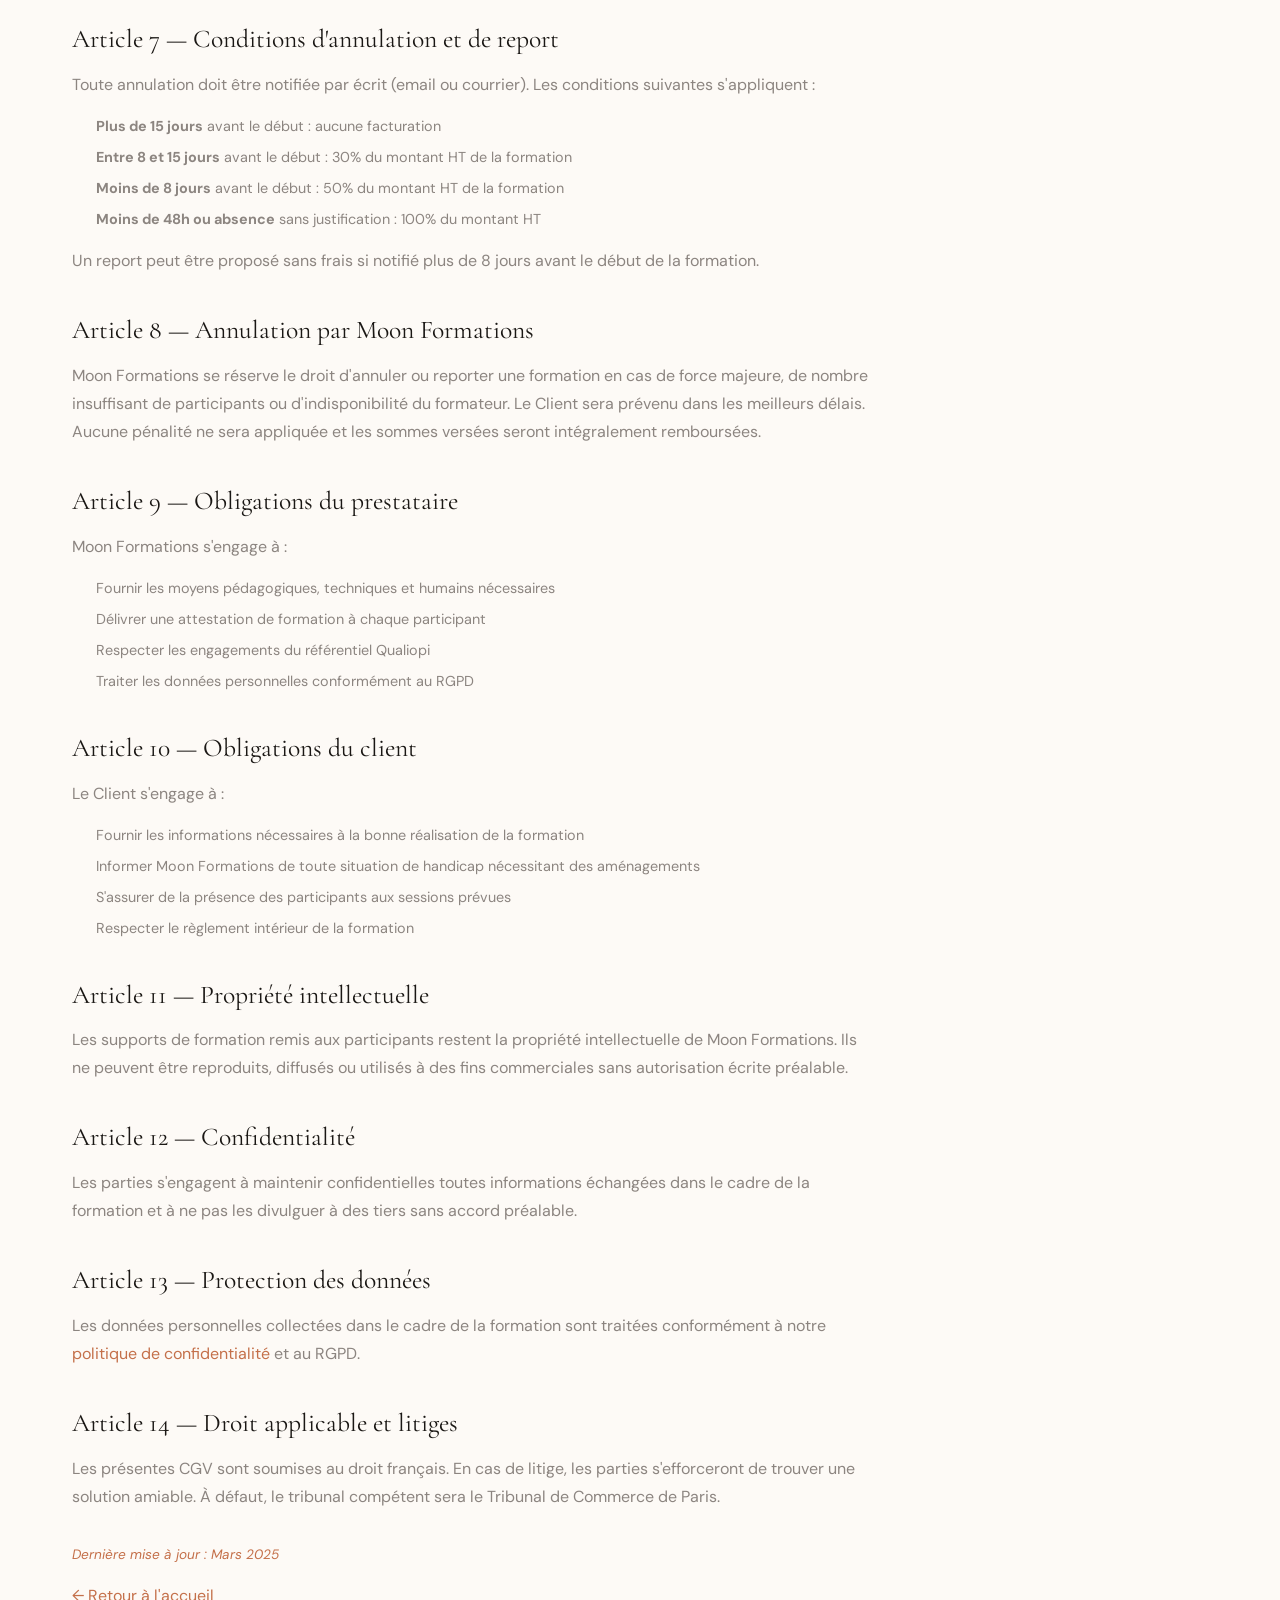
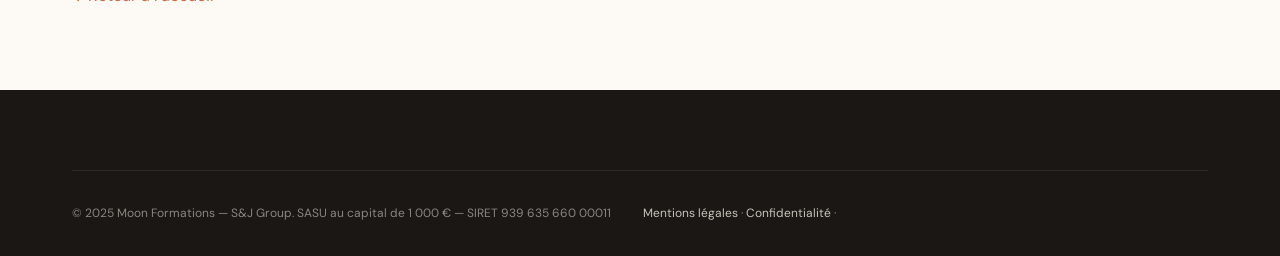
<file: cgv.html>
<!DOCTYPE html>
<html lang="fr">
<head>
  <meta charset="UTF-8">
  <meta name="viewport" content="width=device-width, initial-scale=1.0">
  <title>Conditions Générales de Vente — Moon Formations</title>
  <link rel="preconnect" href="https://fonts.googleapis.com">
  <link rel="preconnect" href="https://fonts.gstatic.com" crossorigin>
  <link href="https://fonts.googleapis.com/css2?family=Cormorant+Garamond:ital,wght@0,300;0,400;0,500;0,600;1,300;1,400&family=DM+Sans:wght@300;400;500&display=swap" rel="stylesheet">
  <script src="cookies.js"></script>
  <!-- Google tag (gtag.js) -->
  <script async src="https://www.googletagmanager.com/gtag/js?id=G-QLVXW8SR63"></script>
  <script>
    window.dataLayer = window.dataLayer || [];
    function gtag(){dataLayer.push(arguments);}
    gtag('js', new Date());
    gtag('config', 'G-QLVXW8SR63');
  </script>
  <link rel="stylesheet" href="styles.css">
</head>
<body>
  <nav class="navbar" id="navbar">
    <div class="nav-container">
      <a href="index.html" class="nav-logo"><img src="logo.png" alt="Moon Formations" class="nav-logo-img"></a>
      <ul class="nav-menu">
        <li><a href="catalogue.html" class="nav-link">Formations</a></li>
        <li><a href="contact.html" class="nav-cta">Contact</a></li>
      </ul>
    </div>
  </nav>

  <section class="legal-hero">
    <div class="container">
      <h1 style="color:var(--blanc);">Conditions Générales <em>de Vente</em></h1>
    </div>
  </section>

  <div class="container">
    <div class="legal-content">

      <h2>Article 1 — Identification du prestataire</h2>
      <p>
        <strong>Moon Formations</strong> — SASU au capital de 1 000 €<br>
        SIRET : 939 635 660 00011<br>
        Siège social : 200 rue de la Croix Nivert, 75015 Paris<br>
        Représentée par Samir JYED, Président<br>
        Email : <span>contact@moonformations.fr</span><br>
        Téléphone : <a href="tel:+33756803070" style="color:var(--terracotta)">07 56 80 30 70</a><br>
        Organisme de formation certifié Qualiopi
      </p>

      <h2>Article 2 — Objet</h2>
      <p>Les présentes Conditions Générales de Vente (CGV) s'appliquent à toutes les prestations de formation professionnelle proposées par Moon Formations à ses clients (ci-après « le Client »). Elles prévalent sur tout autre document du Client.</p>

      <h2>Article 3 — Formations proposées</h2>
      <p>Moon Formations propose des prestations de formation professionnelle continue sous diverses modalités : présentiel, distanciel (FOAD) ou mixte. Les programmes, durées, objectifs pédagogiques et tarifs sont précisés dans les devis et conventions de formation communiqués au Client.</p>

      <h2>Article 4 — Inscription et contractualisation</h2>
      <p>Toute inscription à une formation fait l'objet d'une <strong>convention de formation professionnelle</strong> signée entre Moon Formations et le Client, conformément aux dispositions de l'article L.6353-1 du Code du travail. La convention vaut acceptation des présentes CGV. Elle est établie en deux exemplaires originaux, un pour chaque partie.</p>

      <h2>Article 5 — Tarifs et modalités de paiement</h2>
      <p>Les prix sont indiqués en euros HT. La TVA applicable est précisée sur le devis. Une facture est émise à l'issue de chaque formation. Le règlement s'effectue par virement bancaire dans un délai de <strong>30 jours</strong> à compter de la date de facturation, sauf accord spécifique avec le financeur (OPCO).</p>
      <p>En cas de retard de paiement, des pénalités de retard seront appliquées au taux légal en vigueur, ainsi qu'une indemnité forfaitaire de 40 € pour frais de recouvrement.</p>

      <h2>Article 6 — Financement et prise en charge OPCO</h2>
      <p>Moon Formations, certifié Qualiopi, peut accompagner le Client dans ses démarches de prise en charge auprès de son OPCO. En cas de prise en charge partielle, la différence reste à la charge du Client. En cas de refus de prise en charge, la totalité du coût est due par le Client.</p>

      <h2>Article 7 — Conditions d'annulation et de report</h2>
      <p>Toute annulation doit être notifiée par écrit (email ou courrier). Les conditions suivantes s'appliquent :</p>
      <ul>
        <li><strong>Plus de 15 jours</strong> avant le début : aucune facturation</li>
        <li><strong>Entre 8 et 15 jours</strong> avant le début : 30% du montant HT de la formation</li>
        <li><strong>Moins de 8 jours</strong> avant le début : 50% du montant HT de la formation</li>
        <li><strong>Moins de 48h ou absence</strong> sans justification : 100% du montant HT</li>
      </ul>
      <p>Un report peut être proposé sans frais si notifié plus de 8 jours avant le début de la formation.</p>

      <h2>Article 8 — Annulation par Moon Formations</h2>
      <p>Moon Formations se réserve le droit d'annuler ou reporter une formation en cas de force majeure, de nombre insuffisant de participants ou d'indisponibilité du formateur. Le Client sera prévenu dans les meilleurs délais. Aucune pénalité ne sera appliquée et les sommes versées seront intégralement remboursées.</p>

      <h2>Article 9 — Obligations du prestataire</h2>
      <p>Moon Formations s'engage à :</p>
      <ul>
        <li>Fournir les moyens pédagogiques, techniques et humains nécessaires</li>
        <li>Délivrer une attestation de formation à chaque participant</li>
        <li>Respecter les engagements du référentiel Qualiopi</li>
        <li>Traiter les données personnelles conformément au RGPD</li>
      </ul>

      <h2>Article 10 — Obligations du client</h2>
      <p>Le Client s'engage à :</p>
      <ul>
        <li>Fournir les informations nécessaires à la bonne réalisation de la formation</li>
        <li>Informer Moon Formations de toute situation de handicap nécessitant des aménagements</li>
        <li>S'assurer de la présence des participants aux sessions prévues</li>
        <li>Respecter le règlement intérieur de la formation</li>
      </ul>

      <h2>Article 11 — Propriété intellectuelle</h2>
      <p>Les supports de formation remis aux participants restent la propriété intellectuelle de Moon Formations. Ils ne peuvent être reproduits, diffusés ou utilisés à des fins commerciales sans autorisation écrite préalable.</p>

      <h2>Article 12 — Confidentialité</h2>
      <p>Les parties s'engagent à maintenir confidentielles toutes informations échangées dans le cadre de la formation et à ne pas les divulguer à des tiers sans accord préalable.</p>

      <h2>Article 13 — Protection des données</h2>
      <p>Les données personnelles collectées dans le cadre de la formation sont traitées conformément à notre <a href="confidentialite.html" style="color:var(--terracotta)">politique de confidentialité</a> et au RGPD.</p>

      <h2>Article 14 — Droit applicable et litiges</h2>
      <p>Les présentes CGV sont soumises au droit français. En cas de litige, les parties s'efforceront de trouver une solution amiable. À défaut, le tribunal compétent sera le Tribunal de Commerce de Paris.</p>

      <p style="margin-top:2rem; font-size:0.85rem; color:var(--gris);"><em>Dernière mise à jour : Mars 2025</em></p>
      <p><a href="index.html" style="color:var(--terracotta)">← Retour à l'accueil</a></p>

    </div>
  </div>

  <footer class="footer">
    <div class="container">
      <div class="footer-bottom">
        <p>© 2025 Moon Formations — S&J Group. SASU au capital de 1 000 € — SIRET 939 635 660 00011</p>
        <p><a href="mentions-legales.html" style="color:var(--gris-light)">Mentions légales</a> · <a href="confidentialite.html" style="color:var(--gris-light)">Confidentialité</a> · <a href="accessibilite.ht
</file>
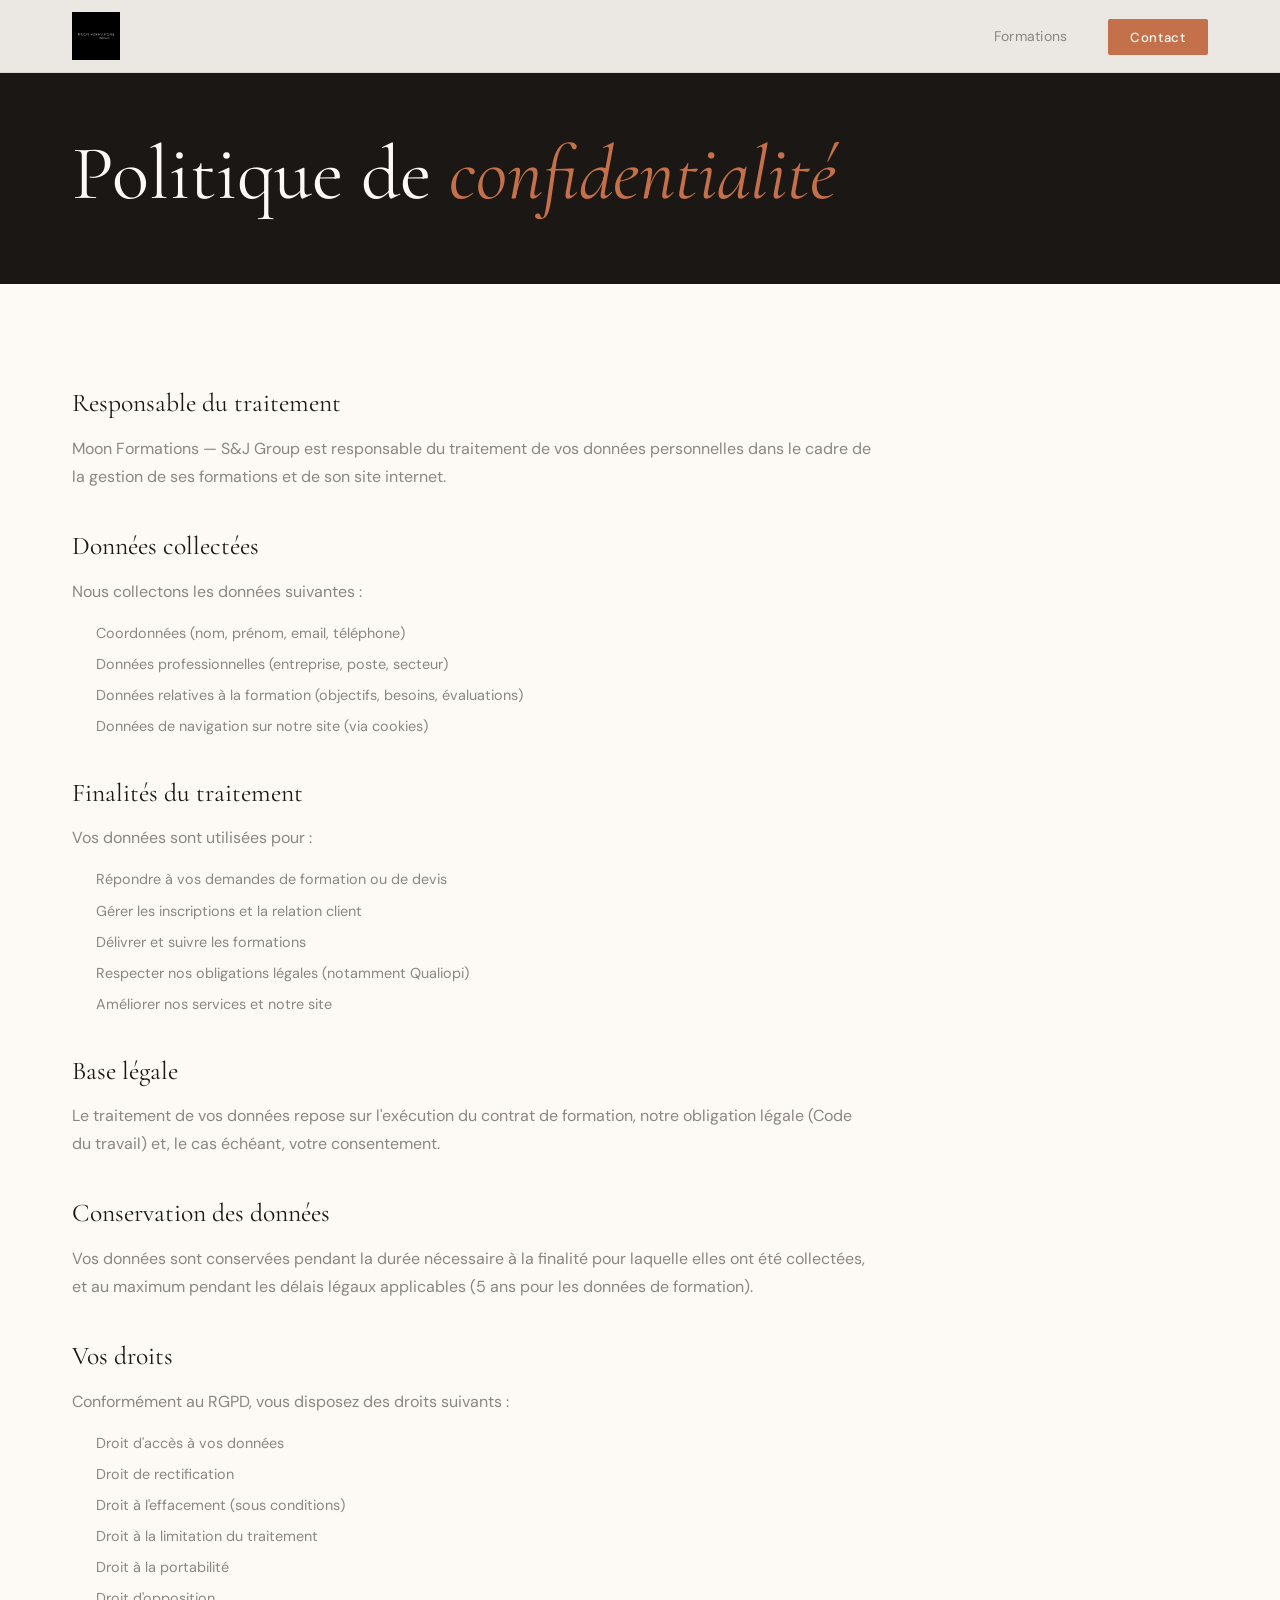
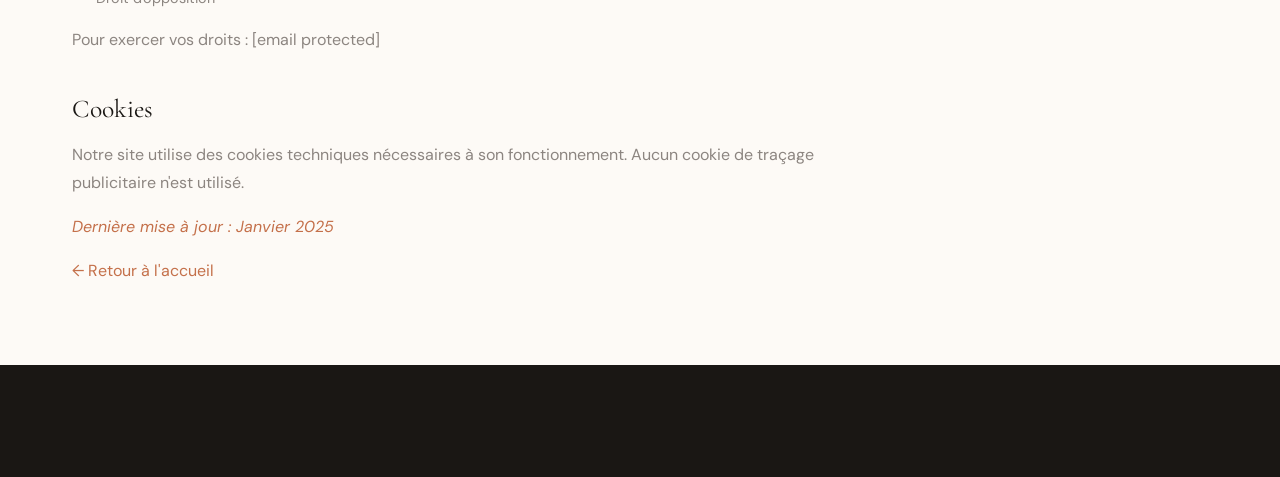
<file: confidentialite.html>
<!DOCTYPE html>
<html lang="fr">
<head>
  <!-- Google tag (gtag.js) -->
  <script async src="https://www.googletagmanager.com/gtag/js?id=G-QLVXW8SR63"></script>
  <script>
    window.dataLayer = window.dataLayer || [];
    function gtag(){dataLayer.push(arguments);}
    gtag('js', new Date());
    gtag('config', 'G-QLVXW8SR63');
  </script>

  <script>
    window.dataLayer = window.dataLayer || [];
    function gtag(){dataLayer.push(arguments);}
    gtag('js', new Date());
    gtag('config', 'G-QLVXW8SR63');
  </script>
  <meta charset="UTF-8">
  <meta name="viewport" content="width=device-width, initial-scale=1.0">
  <title>Politique de confidentialité — Moon Formations</title>
  <link rel="preconnect" href="https://fonts.googleapis.com">
  <link rel="preconnect" href="https://fonts.gstatic.com" crossorigin>
  <link href="https://fonts.googleapis.com/css2?family=Cormorant+Garamond:ital,wght@0,300;0,400;0,500;0,600;1,300;1,400&family=DM+Sans:wght@300;400;500&display=swap" rel="stylesheet">
  <link rel="stylesheet" href="styles.css">
</head>
<body>
  <nav class="navbar" id="navbar">
    <div class="nav-container">
      <a href="index.html" class="nav-logo"><img src="logo.png" alt="Moon Formations" class="nav-logo-img"></a>
      <ul class="nav-menu"><li><a href="catalogue.html" class="nav-link">Formations</a></li><li><a href="contact.html" class="nav-cta">Contact</a></li></ul>
    </div>
  </nav>
  <section class="legal-hero"><div class="container"><h1 style="color:var(--blanc);">Politique de <em>confidentialité</em></h1></div></section>
  <div class="container"><div class="legal-content">
    <h2>Responsable du traitement</h2>
    <p>Moon Formations — S&J Group est responsable du traitement de vos données personnelles dans le cadre de la gestion de ses formations et de son site internet.</p>
    <h2>Données collectées</h2>
    <p>Nous collectons les données suivantes :</p>
    <ul>
      <li>Coordonnées (nom, prénom, email, téléphone)</li>
      <li>Données professionnelles (entreprise, poste, secteur)</li>
      <li>Données relatives à la formation (objectifs, besoins, évaluations)</li>
      <li>Données de navigation sur notre site (via cookies)</li>
    </ul>
    <h2>Finalités du traitement</h2>
    <p>Vos données sont utilisées pour :</p>
    <ul>
      <li>Répondre à vos demandes de formation ou de devis</li>
      <li>Gérer les inscriptions et la relation client</li>
      <li>Délivrer et suivre les formations</li>
      <li>Respecter nos obligations légales (notamment Qualiopi)</li>
      <li>Améliorer nos services et notre site</li>
    </ul>
    <h2>Base légale</h2>
    <p>Le traitement de vos données repose sur l'exécution du contrat de formation, notre obligation légale (Code du travail) et, le cas échéant, votre consentement.</p>
    <h2>Conservation des données</h2>
    <p>Vos données sont conservées pendant la durée nécessaire à la finalité pour laquelle elles ont été collectées, et au maximum pendant les délais légaux applicables (5 ans pour les données de formation).</p>
    <h2>Vos droits</h2>
    <p>Conformément au RGPD, vous disposez des droits suivants :</p>
    <ul>
      <li>Droit d'accès à vos données</li>
      <li>Droit de rectification</li>
      <li>Droit à l'effacement (sous conditions)</li>
      <li>Droit à la limitation du traitement</li>
      <li>Droit à la portabilité</li>
      <li>Droit d'opposition</li>
    </ul>
    <p>Pour exercer vos droits : <a href="/cdn-cgi/l/email-protection" class="__cf_email__" data-cfemail="1d7e7273697c7e695d70727273307b726f707c697472736e337b6f">[email&#160;protected]</a></p>
    <h2>Cookies</h2>
    <p>Notre site utilise des cookies techniques nécessaires à son fonctionnement. Aucun cookie de traçage publicitaire n'est utilisé.</p>
    <p><em>Dernière mise à jour : Janvier 2025</em></p>
    <p><a href="index.html" style="color:var(--terracotta)">← Retour à l'accueil</a></p>
  </div></div>
  <footer class="footer"><div class="container"><div class="foote
</file>
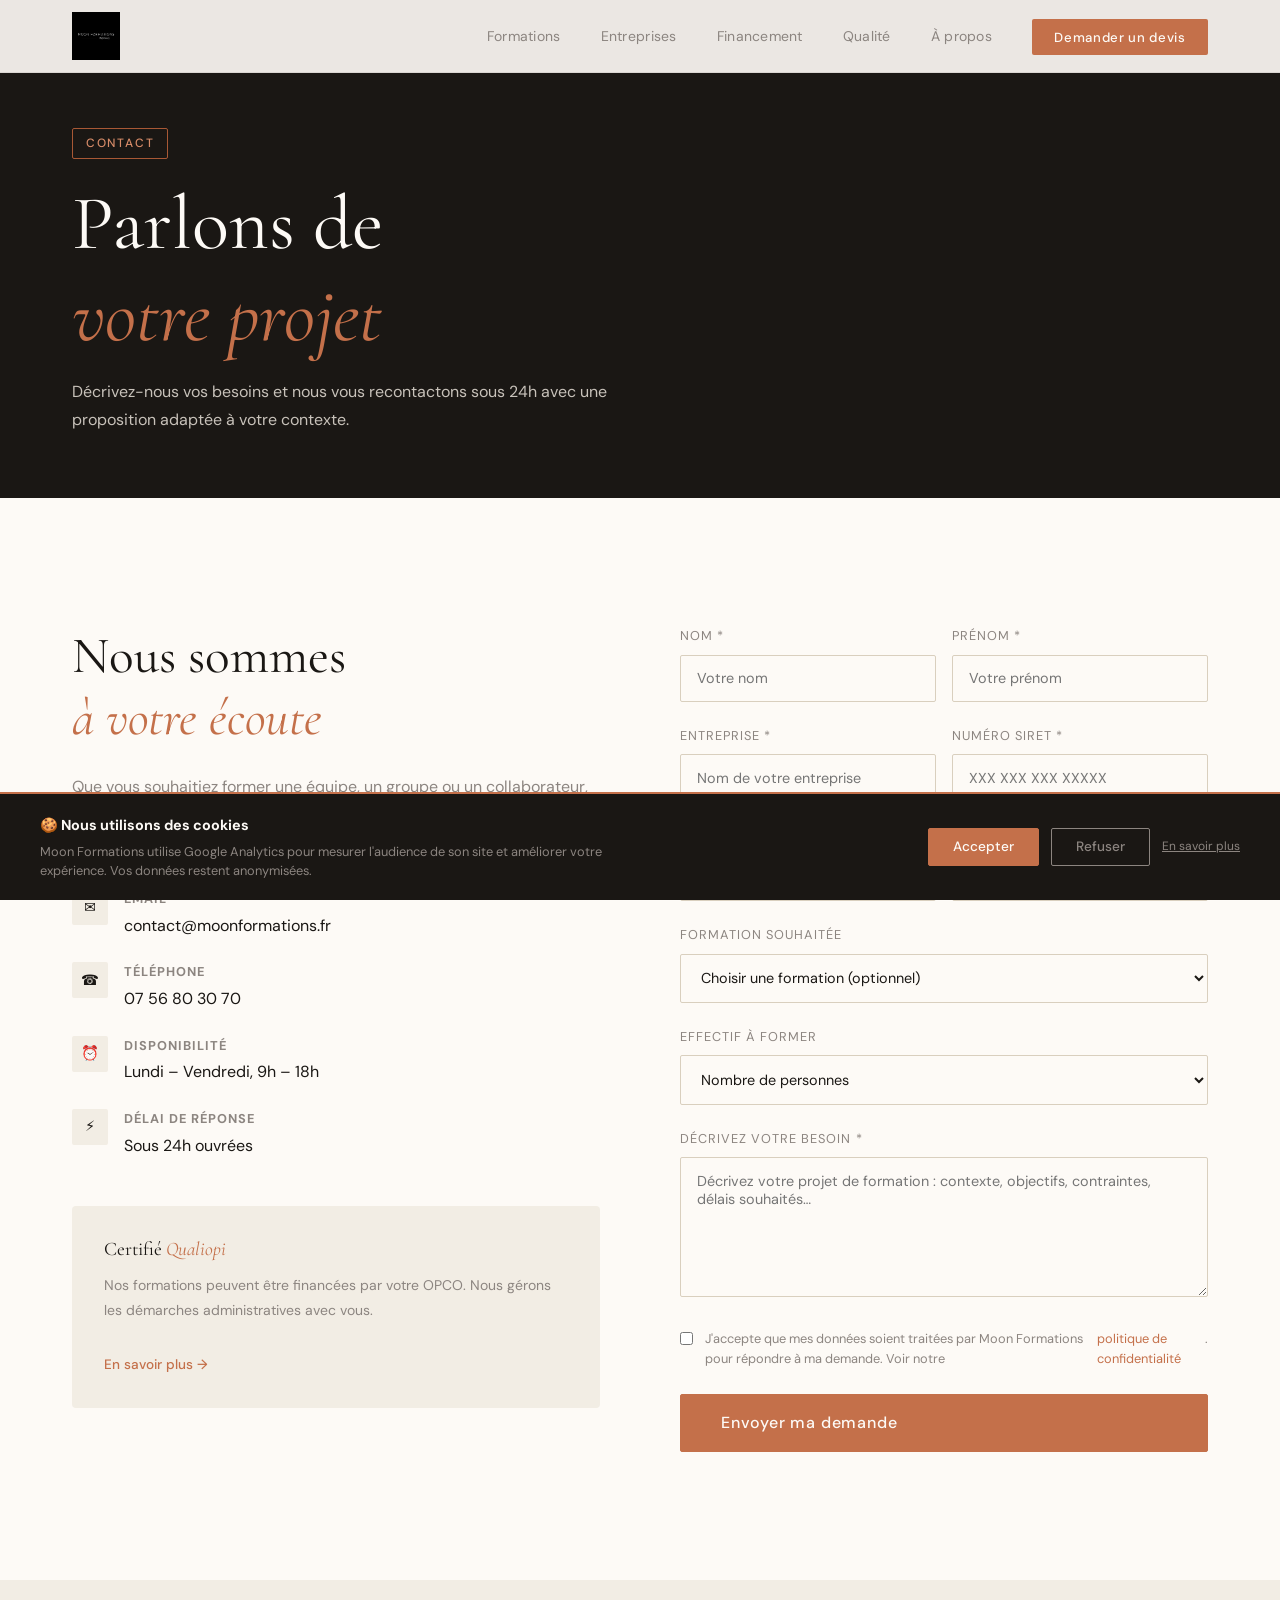
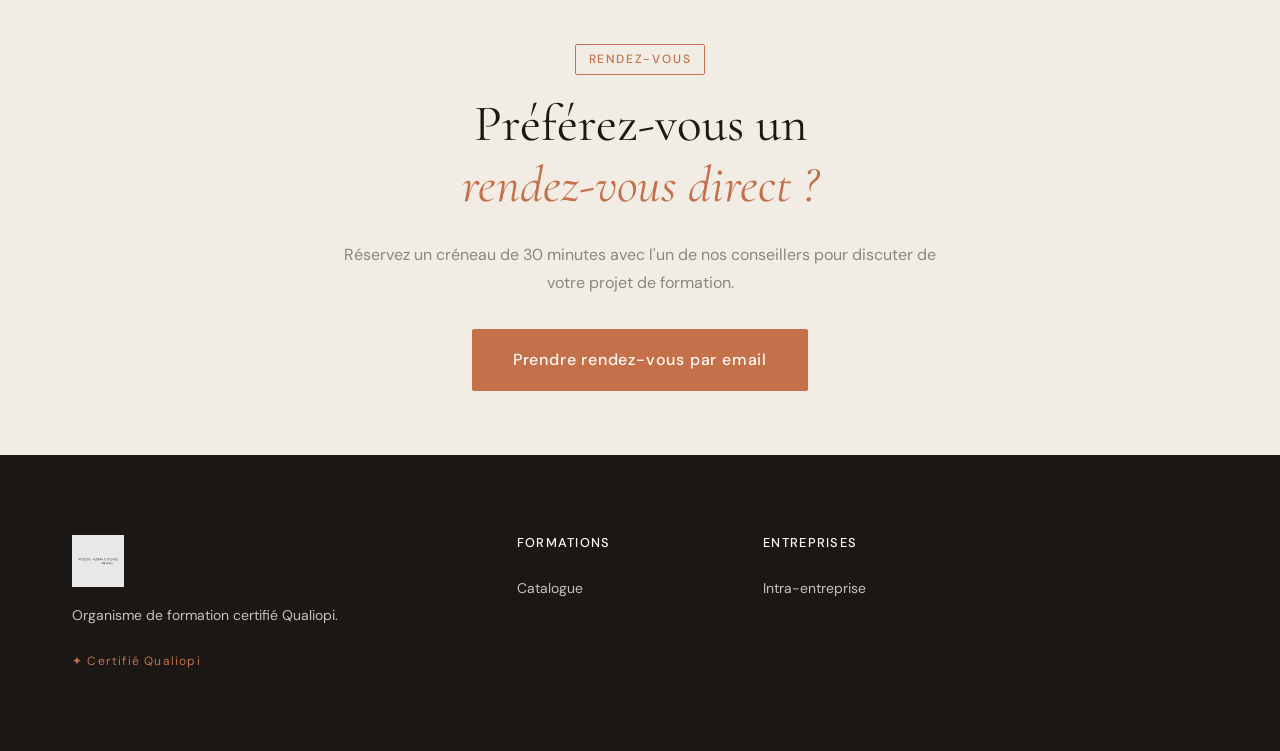
<file: contact.html>
<!DOCTYPE html>
<html lang="fr">
<head>
  <script src="cookies.js"></script>
  <!-- Google tag (gtag.js) -->
  <script async src="https://www.googletagmanager.com/gtag/js?id=G-QLVXW8SR63"></script>
  <script>
    window.dataLayer = window.dataLayer || [];
    function gtag(){dataLayer.push(arguments);}
    gtag('js', new Date());
    gtag('config', 'G-QLVXW8SR63');
  </script>

  <script>
    window.dataLayer = window.dataLayer || [];
    function gtag(){dataLayer.push(arguments);}
    gtag('js', new Date());
    gtag('config', 'G-QLVXW8SR63');
  </script>
  <meta charset="UTF-8">
  <meta name="viewport" content="width=device-width, initial-scale=1.0">
  <title>Contact & Devis — Moon Formations</title>
  <meta name="description" content="Contactez Moon Formations pour un devis de formation ou une prise de rendez-vous. Organisme certifié Qualiopi. Financement OPCO disponible.">
  <link rel="preconnect" href="https://fonts.googleapis.com">
  <link rel="preconnect" href="https://fonts.gstatic.com" crossorigin>
  <link href="https://fonts.googleapis.com/css2?family=Cormorant+Garamond:ital,wght@0,300;0,400;0,500;0,600;1,300;1,400&family=DM+Sans:wght@300;400;500&display=swap" rel="stylesheet">
  <link rel="stylesheet" href="styles.css">
</head>
<body>

  <nav class="navbar" id="navbar">
    <div class="nav-container">
      <a href="index.html" class="nav-logo"><img src="logo.png" alt="Moon Formations" class="nav-logo-img"></a>
      <button class="nav-toggle" id="navToggle"><span></span><span></span><span></span></button>
      <ul class="nav-menu" id="navMenu">
        <li><a href="catalogue.html" class="nav-link">Formations</a></li>
        <li><a href="entreprises.html" class="nav-link">Entreprises</a></li>
        <li><a href="financement.html" class="nav-link">Financement</a></li>
        <li><a href="qualite.html" class="nav-link">Qualité</a></li>
        <li><a href="apropos.html" class="nav-link">À propos</a></li>
        <li><a href="contact.html" class="nav-cta">Demander un devis</a></li>
      </ul>
    </div>
  </nav>

  <section style="padding:8rem 0 4rem; background:var(--noir);">
    <div class="container">
      <span class="section-tag" style="color:var(--terracotta-light); border-color:var(--terracotta-dark)">Contact</span>
      <h1 style="color:var(--blanc);">Parlons de<br><em>votre projet</em></h1>
      <p style="color:var(--gris-light); max-width:550px; margin-top:1rem;">Décrivez-nous vos besoins et nous vous recontactons sous 24h avec une proposition adaptée à votre contexte.</p>
    </div>
  </section>

  <section class="contact-section">
    <div class="container">
      <div class="contact-grid">

        <div class="contact-info">
          <h2>Nous sommes<br><em>à votre écoute</em></h2>
          <p>Que vous souhaitiez former une équipe, un groupe ou un collaborateur, Moon Formations vous accompagne de A à Z dans votre projet de formation.</p>

          <div class="contact-details">
            <div class="contact-detail">
              <div class="cd-icon">✉</div>
              <div class="cd-text">
                <strong>Email</strong>
                <span><span>contact@moonformations.fr</span></span>
              </div>
            </div>
            <div class="contact-detail">
              <div class="cd-icon">☎</div>
              <div class="cd-text">
                <strong>Téléphone</strong>
                <span><a href="tel:+33756803070" style="color:var(--noir)">07 56 80 30 70</a></span>
              </div>
            </div>
            <div class="contact-detail">
              <div class="cd-icon">⏰</div>
              <div class="cd-text">
                <strong>Disponibilité</strong>
                <span>Lundi – Vendredi, 9h – 18h</span>
              </div>
            </div>
            <div class="contact-detail">
              <div class="cd-icon">⚡</div>
              <div class="cd-text">
                <strong>Délai de réponse</strong>
                <span>Sous 24h ouvrées</span>
              </div>
            </div>
          </div>

          <div style="margin-top:3rem; padding:2rem; background:var(--beige); border-radius:4px;">
            <h3 style="font-size:1.2rem; margin-bottom:0.75rem;">Certifié <em>Qualiopi</em></h3>
            <p style="font-size:0.875rem;">Nos formations peuvent être financées par votre OPCO. Nous gérons les démarches administratives avec vous.</p>
            <a href="financement.html" style="font-size:0.85rem; color:var(--terracotta); font-weight:500; display:block; margin-top:1rem;">En savoir plus →</a>
          </div>
        </div>

        <div class="contact-form">
          <form id="contactForm" action="https://api.web3forms.com/submit" method="POST">
            <input type="hidden" name="access_key" value="52484069-1b33-4d59-9be3-165de24ac5d8">
            <input type="hidden" name="subject" value="Nouvelle demande de formation — Moon Formations">
            <input type="hidden" name="from_name" value="Moon Formations Site Web">
            <input type="hidden" name="redirect" value="merci.html">
            <div class="form-row">
              <div class="form-group">
                <label class="form-label" for="nom">Nom *</label>
                <input type="text" id="nom" name="nom" class="form-input" placeholder="Votre nom" required>
              </div>
              <div class="form-group">
                <label class="form-label" for="prenom">Prénom *</label>
                <input type="text" id="prenom" name="prenom" class="form-input" placeholder="Votre prénom" required>
              </div>
            </div>

            <div class="form-row">
              <div class="form-group">
                <label class="form-label" for="entreprise">Entreprise *</label>
                <input type="text" id="entreprise" name="entreprise" class="form-input" placeholder="Nom de votre entreprise" required>
              </div>
              <div class="form-group">
                <label class="form-label" for="siret">Numéro SIRET *</label>
                <input type="text" id="siret" name="siret" class="form-input" placeholder="XXX XXX XXX XXXXX" required pattern="\d{14}" title="14 chiffres sans espaces">
              </div>
            </div>

            <div class="form-row">
              <div class="form-group">
                <label class="form-label" for="email">Email *</label>
                <input type="email" id="email" name="email" class="form-input" placeholder="votre@email.com" required>
              </div>
              <div class="form-group">
                <label class="form-label" for="telephone">Téléphone</label>
                <input type="tel" id="telephone" name="telephone" class="form-input" placeholder="+33 6 XX XX XX XX">
              </div>
            </div>

            <div class="form-group">
              <label class="form-label" for="formation">Formation souhaitée</label>
              <select id="formation" name="formation" class="form-select">
                <option value="">Choisir une formation (optionnel)</option>
                <option>Négociation commerciale avancée</option>
                <option>Prospection B2B & LinkedIn</option>
                <option>Leadership & Management</option>
                <option>Intelligence artificielle pour PME</option>
                <option>Gestion des conflits</option>
                <option>Neuromarketing</option>
                <option>Autre — à préciser dans le message</option>
              </select>
            </div>

            <div class="form-group">
              <label class="form-label" for="effectif">Effectif à former</label>
              <select id="effectif" name="effectif" class="form-select">
                <option value="">Nombre de personnes</option>
                <option>1 à 5 personnes</option>
                <option>6 à 12 personnes</option>
                <option>13 à 25 personnes</option>
                <option>Plus de 25 personnes</option>
              </select>
            </div>

            <div class="form-group">
              <label class="form-label" for="besoin">Décrivez votre besoin *</label>
              <textarea id="besoin" name="besoin" class="form-textarea" placeholder="Décrivez votre projet de formation : contexte, objectifs, contraintes, délais souhaités…" required></textarea>
            </div>

            <div class="form-group">
              <label style="display:flex; gap:0.75rem; align-items:flex-start; cursor:pointer; font-size:0.8rem; color:var(--gris);">
                <input type="checkbox" required style="margin-top:3px; accent-color:var(--terracotta); flex-shrink:0;">
                J'accepte que mes données soient traitées par Moon Formations pour répondre à ma demande. Voir notre <a href="confidentialite.html" style="color:var(--terracotta)">politique de confidentialité</a>.
              </label>
            </div>

            <button type="submit" class="btn btn-primary form-submit btn-lg">Envoyer ma demande</button>
          </form>
        </div>

      </div>
    </div>
  </section>

  <!-- RDV SECTION -->
  <section class="rdv-section" id="rdv">
    <div class="container">
      <div style="text-align:center; max-width:600px; margin:0 auto;">
        <span class="section-tag">Rendez-vous</span>
        <h2>Préférez-vous un<br><em>rendez-vous direct ?</em></h2>
        <p style="margin:1.5rem 0 2rem;">Réservez un créneau de 30 minutes avec l'un de nos conseillers pour discuter de votre projet de formation.</p>
        <a href="/cdn-cgi/l/email-protection#15767a7b6174766155787a7a7b737a677874617c7a7b663b73672a6660777f7076612845677c66703571703567707b71706f38637a606635737a677874617c7a7b" class="btn btn-primary btn-lg">Prendre rendez-vous par email</a>
      </div>
    </div>
  </section>

  <footer class="footer">
    <div class="container">
      <div class="footer-grid">
        <div class="footer-brand">
          <div class="footer-logo"><img src="logo.png" alt="Moon Formations" class="footer-logo-img"></div>
          <p>Organisme de formation certifié Qualiopi.</p>
          <div class="footer-qualiopi">✦ Certifié Qualiopi</div>
        </div>
        <div class="footer-col"><h4>Formations</h4><ul><li><a href="catalogue.html">Catalogue</a></li></ul></div>
        <div class="footer-col"><h4>Entreprises</h4><ul><li><a href="entreprises.html">Intra-entreprise</a></li><li><a href="fin
</file>
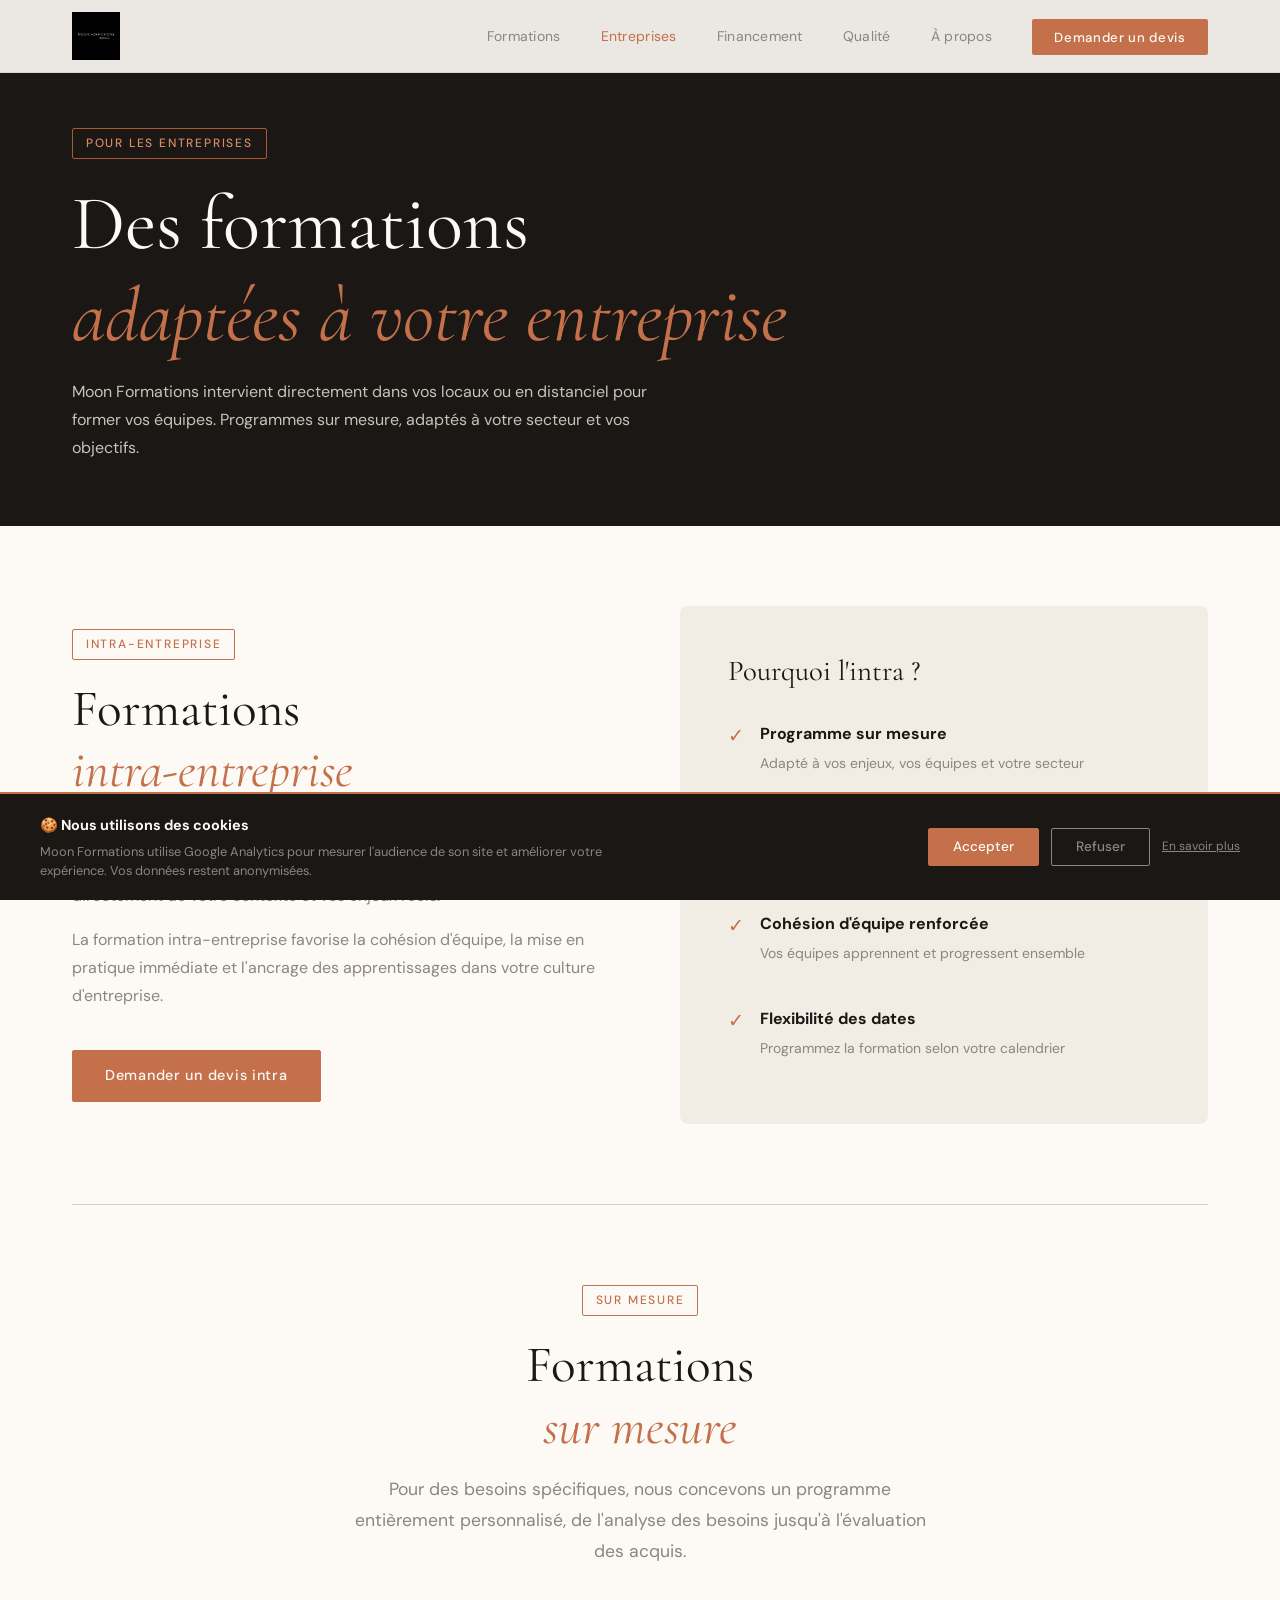
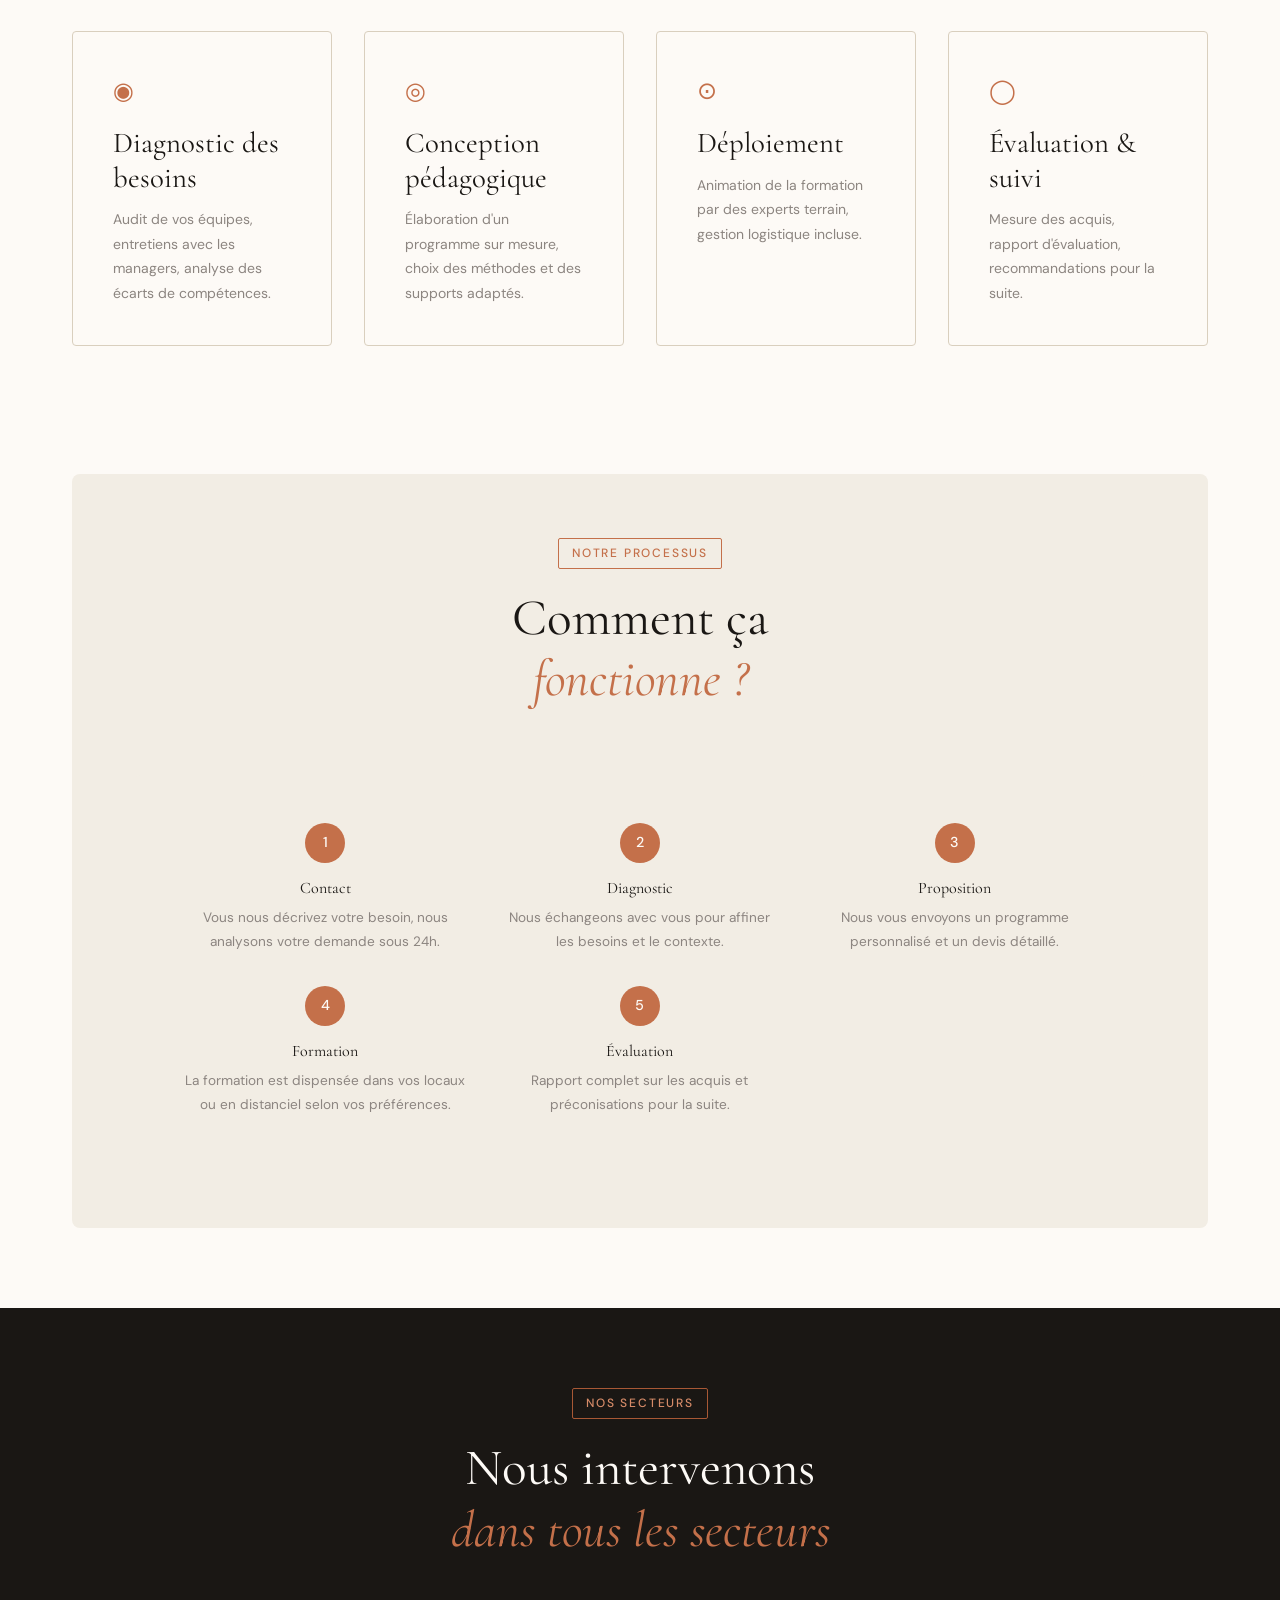
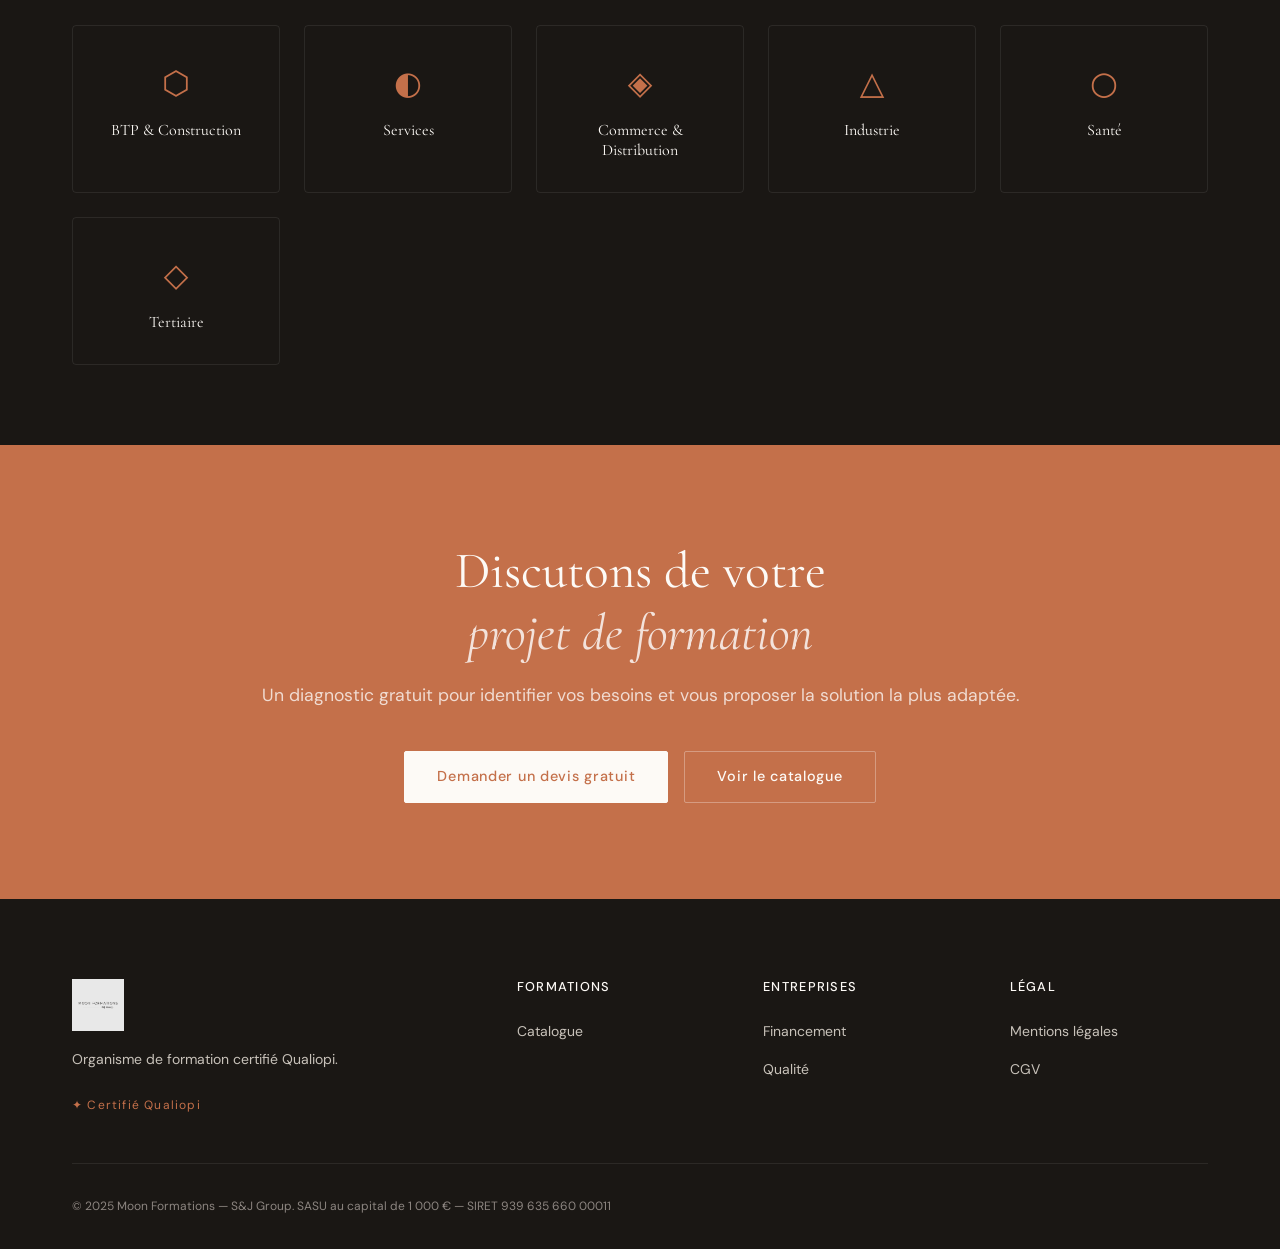
<file: entreprises.html>
<!DOCTYPE html>
<html lang="fr">
<head>
  <script src="cookies.js"></script>
  <!-- Google tag (gtag.js) -->
  <script async src="https://www.googletagmanager.com/gtag/js?id=G-QLVXW8SR63"></script>
  <script>
    window.dataLayer = window.dataLayer || [];
    function gtag(){dataLayer.push(arguments);}
    gtag('js', new Date());
    gtag('config', 'G-QLVXW8SR63');
  </script>

  <script>
    window.dataLayer = window.dataLayer || [];
    function gtag(){dataLayer.push(arguments);}
    gtag('js', new Date());
    gtag('config', 'G-QLVXW8SR63');
  </script>
  <meta charset="UTF-8">
  <meta name="viewport" content="width=device-width, initial-scale=1.0">
  <title>Formations Entreprises — Moon Formations</title>
  <meta name="description" content="Formations intra-entreprise sur mesure pour TPE et PME. Diagnostic des besoins, conception pédagogique, formation et évaluation. Certifié Qualiopi. Financement OPCO.">
  <link rel="preconnect" href="https://fonts.googleapis.com">
  <link rel="preconnect" href="https://fonts.gstatic.com" crossorigin>
  <link href="https://fonts.googleapis.com/css2?family=Cormorant+Garamond:ital,wght@0,300;0,400;0,500;0,600;1,300;1,400&family=DM+Sans:wght@300;400;500&display=swap" rel="stylesheet">
  <link rel="stylesheet" href="styles.css">
</head>
<body>

  <nav class="navbar" id="navbar">
    <div class="nav-container">
      <a href="index.html" class="nav-logo"><img src="logo.png" alt="Moon Formations" class="nav-logo-img"></a>
      <button class="nav-toggle" id="navToggle"><span></span><span></span><span></span></button>
      <ul class="nav-menu" id="navMenu">
        <li><a href="catalogue.html" class="nav-link">Formations</a></li>
        <li><a href="entreprises.html" class="nav-link active">Entreprises</a></li>
        <li><a href="financement.html" class="nav-link">Financement</a></li>
        <li><a href="qualite.html" class="nav-link">Qualité</a></li>
        <li><a href="apropos.html" class="nav-link">À propos</a></li>
        <li><a href="contact.html" class="nav-cta">Demander un devis</a></li>
      </ul>
    </div>
  </nav>

  <section class="entreprises-hero">
    <div class="container">
      <span class="section-tag" style="color:var(--terracotta-light); border-color:var(--terracotta-dark)">Pour les entreprises</span>
      <h1 style="color:var(--blanc);">Des formations<br><em>adaptées à votre entreprise</em></h1>
      <p style="color:var(--gris-light); max-width:600px; margin-top:1rem;">Moon Formations intervient directement dans vos locaux ou en distanciel pour former vos équipes. Programmes sur mesure, adaptés à votre secteur et vos objectifs.</p>
    </div>
  </section>

  <section class="entreprises-main">
    <div class="container">

      <div class="intra-section">
        <div>
          <span class="section-tag">Intra-entreprise</span>
          <h2>Formations<br><em>intra-entreprise</em></h2>
          <p>Nous nous déplaçons dans vos locaux pour former votre équipe. Vos collaborateurs se forment ensemble, avec des exemples tirés directement de votre contexte et vos enjeux réels.</p>
          <p>La formation intra-entreprise favorise la cohésion d'équipe, la mise en pratique immédiate et l'ancrage des apprentissages dans votre culture d'entreprise.</p>
          <a href="contact.html" class="btn btn-primary" style="margin-top:1.5rem;">Demander un devis intra</a>
        </div>
        <div style="background:var(--beige); padding:3rem; border-radius:8px;">
          <h3 style="margin-bottom:2rem;">Pourquoi l'intra ?</h3>
          <div style="display:flex; flex-direction:column; gap:1.5rem;">
            <div style="display:flex; gap:1rem;">
              <span style="color:var(--terracotta); font-size:1.2rem; flex-shrink:0;">✓</span>
              <div><strong>Programme sur mesure</strong><p style="font-size:0.875rem; margin-top:0.3rem;">Adapté à vos enjeux, vos équipes et votre secteur</p></div>
            </div>
            <div style="display:flex; gap:1rem;">
              <span style="color:var(--terracotta); font-size:1.2rem; flex-shrink:0;">✓</span>
              <div><strong>Rapport coût/efficacité optimal</strong><p style="font-size:0.875rem; margin-top:0.3rem;">Plus économique à partir de 6 participants</p></div>
            </div>
            <div style="display:flex; gap:1rem;">
              <span style="color:var(--terracotta); font-size:1.2rem; flex-shrink:0;">✓</span>
              <div><strong>Cohésion d'équipe renforcée</strong><p style="font-size:0.875rem; margin-top:0.3rem;">Vos équipes apprennent et progressent ensemble</p></div>
            </div>
            <div style="display:flex; gap:1rem;">
              <span style="color:var(--terracotta); font-size:1.2rem; flex-shrink:0;">✓</span>
              <div><strong>Flexibilité des dates</strong><p style="font-size:0.875rem; margin-top:0.3rem;">Programmez la formation selon votre calendrier</p></div>
            </div>
          </div>
        </div>
      </div>

      <div id="surmesure" style="padding:5rem 0; border-top:1px solid var(--beige-dark);">
        <div class="section-header">
          <span class="section-tag">Sur mesure</span>
          <h2>Formations<br><em>sur mesure</em></h2>
          <p>Pour des besoins spécifiques, nous concevons un programme entièrement personnalisé, de l'analyse des besoins jusqu'à l'évaluation des acquis.</p>
        </div>
        <div style="display:grid; grid-template-columns:repeat(auto-fit, minmax(260px, 1fr)); gap:2rem;">
          <div style="padding:2.5rem; border:1px solid var(--beige-dark); border-radius:4px;">
            <div style="font-size:1.5rem; color:var(--terracotta); margin-bottom:1rem;">◉</div>
            <h3>Diagnostic des besoins</h3>
            <p style="font-size:0.875rem; margin-top:0.75rem;">Audit de vos équipes, entretiens avec les managers, analyse des écarts de compétences.</p>
          </div>
          <div style="padding:2.5rem; border:1px solid var(--beige-dark); border-radius:4px;">
            <div style="font-size:1.5rem; color:var(--terracotta); margin-bottom:1rem;">◎</div>
            <h3>Conception pédagogique</h3>
            <p style="font-size:0.875rem; margin-top:0.75rem;">Élaboration d'un programme sur mesure, choix des méthodes et des supports adaptés.</p>
          </div>
          <div style="padding:2.5rem; border:1px solid var(--beige-dark); border-radius:4px;">
            <div style="font-size:1.5rem; color:var(--terracotta); margin-bottom:1rem;">⊙</div>
            <h3>Déploiement</h3>
            <p style="font-size:0.875rem; margin-top:0.75rem;">Animation de la formation par des experts terrain, gestion logistique incluse.</p>
          </div>
          <div style="padding:2.5rem; border:1px solid var(--beige-dark); border-radius:4px;">
            <div style="font-size:1.5rem; color:var(--terracotta); margin-bottom:1rem;">◯</div>
            <h3>Évaluation & suivi</h3>
            <p style="font-size:0.875rem; margin-top:0.75rem;">Mesure des acquis, rapport d'évaluation, recommandations pour la suite.</p>
          </div>
        </div>
      </div>

      <div style="background:var(--beige); padding:4rem; border-radius:8px; margin-top:3rem;">
        <div class="section-header">
          <span class="section-tag">Notre processus</span>
          <h2>Comment ça<br><em>fonctionne ?</em></h2>
        </div>
        <div class="process-steps">
          <div class="process-step">
            <div class="ps-num">1</div>
            <h4>Contact</h4>
            <p style="font-size:0.85rem;">Vous nous décrivez votre besoin, nous analysons votre demande sous 24h.</p>
          </div>
          <div class="process-step">
            <div class="ps-num">2</div>
            <h4>Diagnostic</h4>
            <p style="font-size:0.85rem;">Nous échangeons avec vous pour affiner les besoins et le contexte.</p>
          </div>
          <div class="process-step">
            <div class="ps-num">3</div>
            <h4>Proposition</h4>
            <p style="font-size:0.85rem;">Nous vous envoyons un programme personnalisé et un devis détaillé.</p>
          </div>
          <div class="process-step">
            <div class="ps-num">4</div>
            <h4>Formation</h4>
            <p style="font-size:0.85rem;">La formation est dispensée dans vos locaux ou en distanciel selon vos préférences.</p>
          </div>
          <div class="process-step">
            <div class="ps-num">5</div>
            <h4>Évaluation</h4>
            <p style="font-size:0.85rem;">Rapport complet sur les acquis et préconisations pour la suite.</p>
          </div>
        </div>
      </div>

    </div>
  </section>

  <section style="padding:5rem 0; background:var(--noir);">
    <div class="container">
      <div class="section-header light">
        <span class="section-tag">Nos secteurs</span>
        <h2>Nous intervenons<br><em>dans tous les secteurs</em></h2>
      </div>
      <div style="display:grid; grid-template-columns:repeat(auto-fit, minmax(180px, 1fr)); gap:1.5rem;">
        <div style="text-align:center; padding:2rem; border:1px solid rgba(255,255,255,0.08); border-radius:4px;">
          <div style="font-size:2rem; margin-bottom:0.75rem; color:var(--terracotta);">⬡</div>
          <h4 style="color:var(--blanc); font-size:1rem;">BTP & Construction</h4>
        </div>
        <div style="text-align:center; padding:2rem; border:1px solid rgba(255,255,255,0.08); border-radius:4px;">
          <div style="font-size:2rem; margin-bottom:0.75rem; color:var(--terracotta);">◐</div>
          <h4 style="color:var(--blanc); font-size:1rem;">Services</h4>
        </div>
        <div style="text-align:center; padding:2rem; border:1px solid rgba(255,255,255,0.08); border-radius:4px;">
          <div style="font-size:2rem; margin-bottom:0.75rem; color:var(--terracotta);">◈</div>
          <h4 style="color:var(--blanc); font-size:1rem;">Commerce & Distribution</h4>
        </div>
        <div style="text-align:center; padding:2rem; border:1px solid rgba(255,255,255,0.08); border-radius:4px;">
          <div style="font-size:2rem; margin-bottom:0.75rem; color:var(--terracotta);">△</div>
          <h4 style="color:var(--blanc); font-size:1rem;">Industrie</h4>
        </div>
        <div style="text-align:center; padding:2rem; border:1px solid rgba(255,255,255,0.08); border-radius:4px;">
          <div style="font-size:2rem; margin-bottom:0.75rem; color:var(--terracotta);">○</div>
          <h4 style="color:var(--blanc); font-size:1rem;">Santé</h4>
        </div>
        <div style="text-align:center; padding:2rem; border:1px solid rgba(255,255,255,0.08); border-radius:4px;">
          <div style="font-size:2rem; margin-bottom:0.75rem; color:var(--terracotta);">◇</div>
          <h4 style="color:var(--blanc); font-size:1rem;">Tertiaire</h4>
        </div>
      </div>
    </div>
  </section>

  <section class="cta-section">
    <div class="container">
      <div class="cta-inner">
        <h2>Discutons de votre<br><em>projet de formation</em></h2>
        <p>Un diagnostic gratuit pour identifier vos besoins et vous proposer la solution la plus adaptée.</p>
        <div class="cta-actions">
          <a href="contact.html" class="btn btn-primary">Demander un devis gratuit</a>
          <a href="catalogue.html" class="btn btn-ghost">Voir le catalogue</a>
        </div>
      </div>
    </div>
  </section>

  <footer class="footer">
    <div class="container">
      <div class="footer-grid">
        <div class="footer-brand">
          <div class="footer-logo"><img src="logo.png" alt="Moon Formations" class="footer-logo-img"></div>
          <p>Organisme de formation certifié Qualiopi.</p>
          <div class="footer-qualiopi">✦ Certifié Qualiopi</div>
        </div>
        <div class="footer-col"><h4>Formations</h4><ul><li><a href="catalogue.html">Catalogue</a></li></ul></div>
        <div class="footer-col"><h4>Entreprises</h4><ul><li><a href="financement.html">Financement</a></li><li><a href="qualite.html">Qualité</a></li></ul></div>
        <div class="footer-col"><h4>Légal</h4><ul><li><a href="mentions-legales.html">Mentions légales</a></li><li><a href="cgv.html">CGV</a></li></ul></div>
      </div>
      <div class="footer-bottom"><p>© 2025 Moon Formations — S&amp;J Group. SASU au capital de 1 000 € — SIRET 939 635 660 00011</p></div>
    </div>
  </footer>

  <script src="script.js"></script>
</body>
</html>
</file>
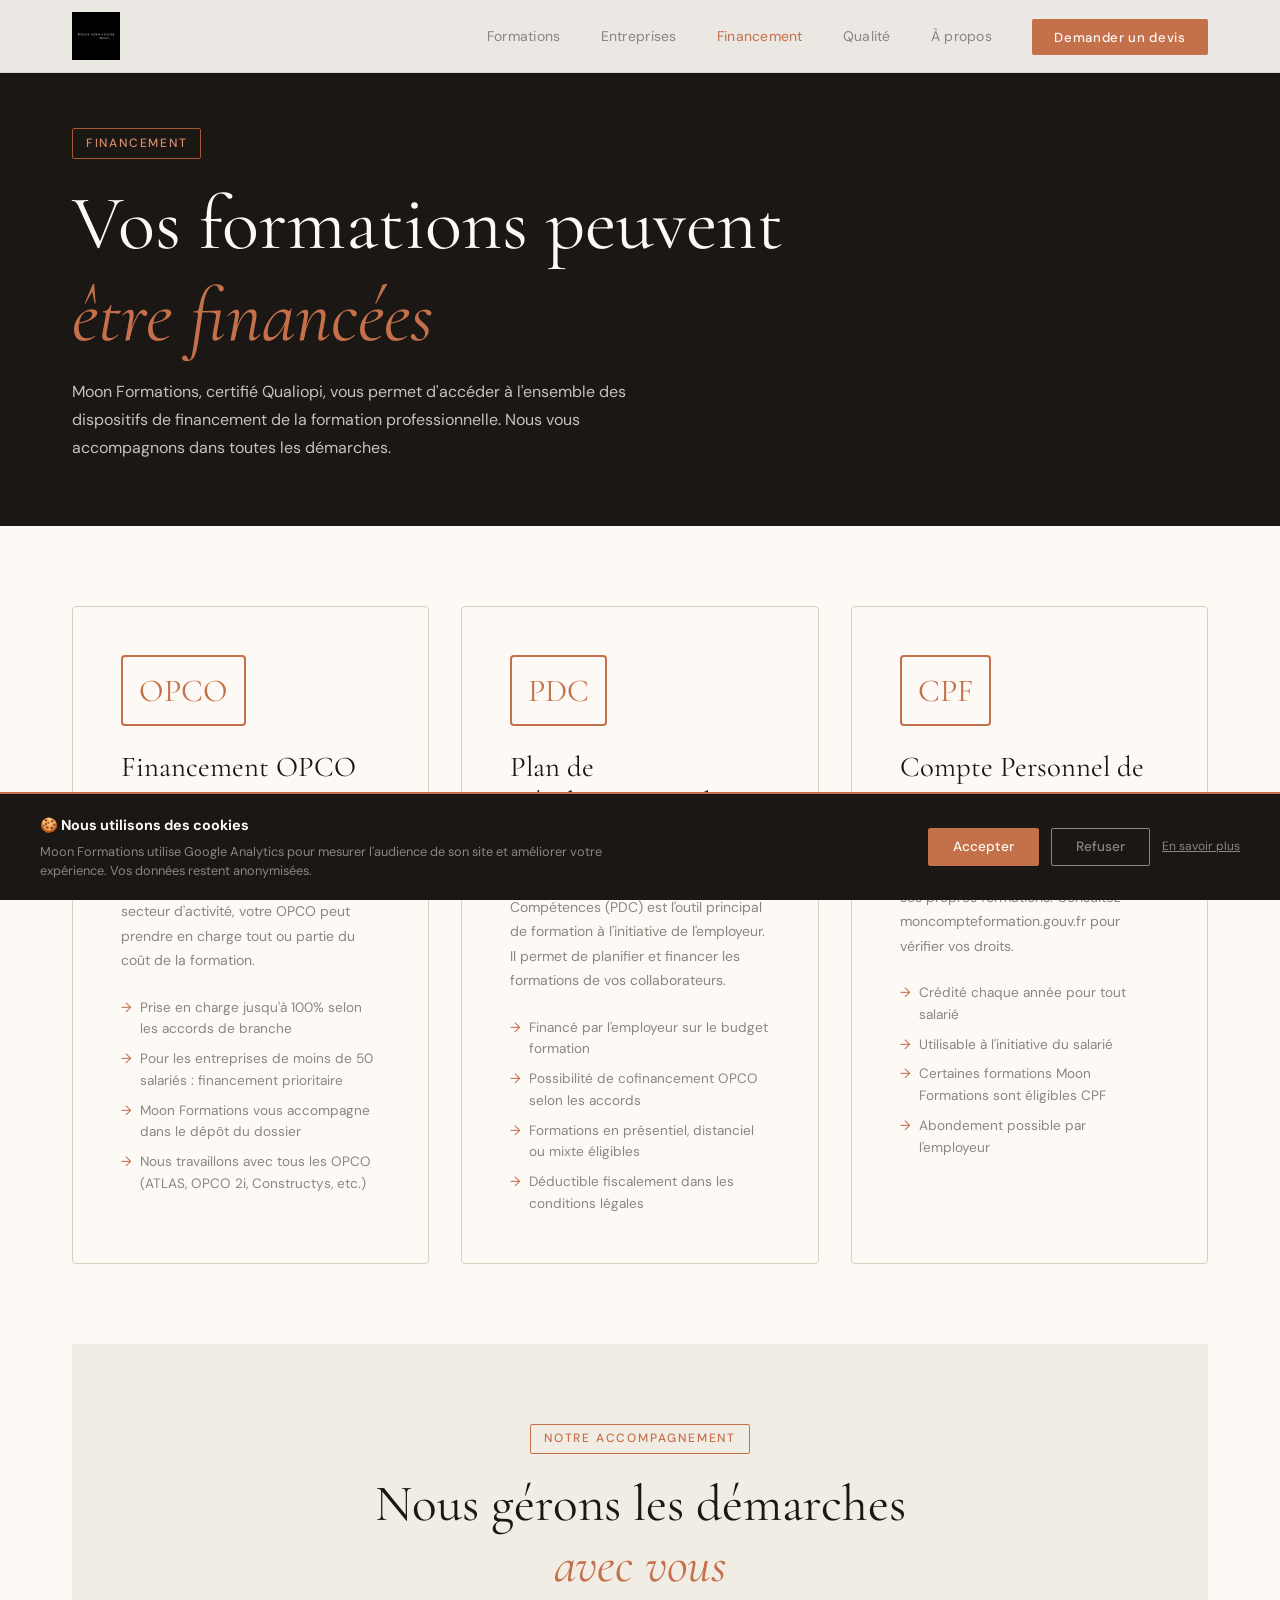
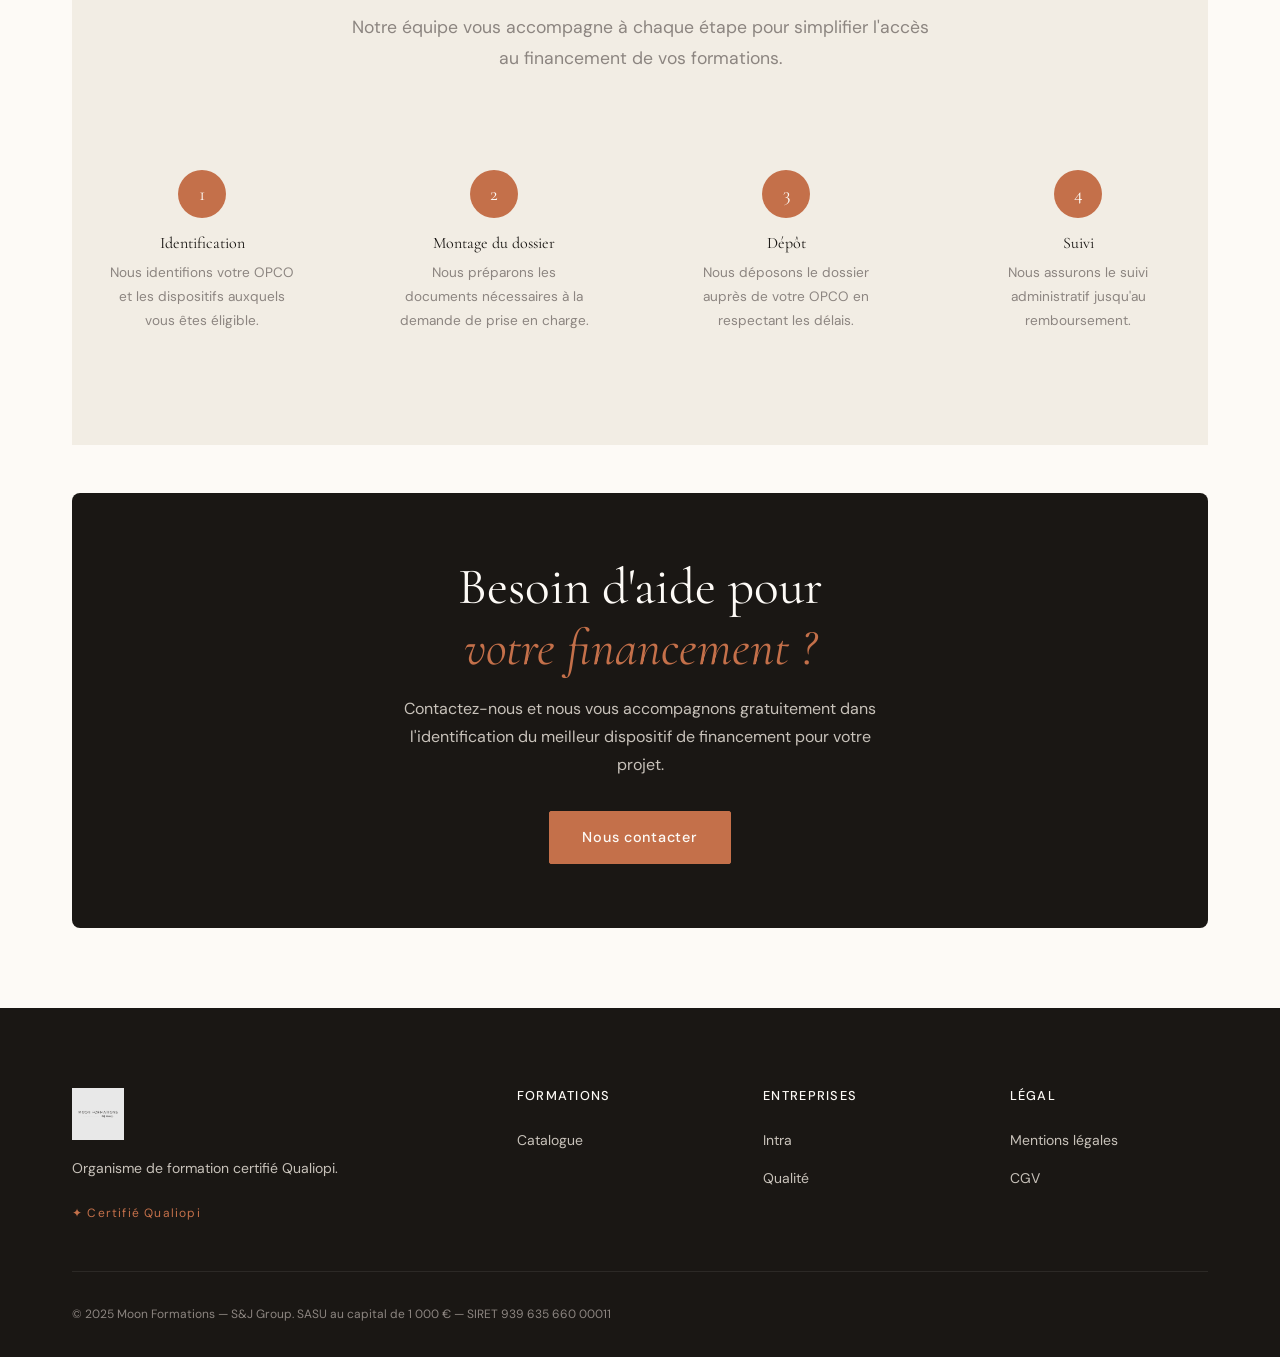
<file: financement.html>
<!DOCTYPE html>
<html lang="fr">
<head>
  <script src="cookies.js"></script>
  <!-- Google tag (gtag.js) -->
  <script async src="https://www.googletagmanager.com/gtag/js?id=G-QLVXW8SR63"></script>
  <script>
    window.dataLayer = window.dataLayer || [];
    function gtag(){dataLayer.push(arguments);}
    gtag('js', new Date());
    gtag('config', 'G-QLVXW8SR63');
  </script>

  <script>
    window.dataLayer = window.dataLayer || [];
    function gtag(){dataLayer.push(arguments);}
    gtag('js', new Date());
    gtag('config', 'G-QLVXW8SR63');
  </script>
  <meta charset="UTF-8">
  <meta name="viewport" content="width=device-width, initial-scale=1.0">
  <title>Financement des formations — Moon Formations</title>
  <meta name="description" content="Financez vos formations professionnelles via OPCO, plan de développement des compétences. Moon Formations vous accompagne dans toutes les démarches administratives.">
  <link rel="preconnect" href="https://fonts.googleapis.com">
  <link rel="preconnect" href="https://fonts.gstatic.com" crossorigin>
  <link href="https://fonts.googleapis.com/css2?family=Cormorant+Garamond:ital,wght@0,300;0,400;0,500;0,600;1,300;1,400&family=DM+Sans:wght@300;400;500&display=swap" rel="stylesheet">
  <link rel="stylesheet" href="styles.css">
</head>
<body>

  <nav class="navbar" id="navbar">
    <div class="nav-container">
      <a href="index.html" class="nav-logo"><img src="logo.png" alt="Moon Formations" class="nav-logo-img"></a>
      <button class="nav-toggle" id="navToggle"><span></span><span></span><span></span></button>
      <ul class="nav-menu" id="navMenu">
        <li><a href="catalogue.html" class="nav-link">Formations</a></li>
        <li><a href="entreprises.html" class="nav-link">Entreprises</a></li>
        <li><a href="financement.html" class="nav-link active">Financement</a></li>
        <li><a href="qualite.html" class="nav-link">Qualité</a></li>
        <li><a href="apropos.html" class="nav-link">À propos</a></li>
        <li><a href="contact.html" class="nav-cta">Demander un devis</a></li>
      </ul>
    </div>
  </nav>

  <section class="financement-hero">
    <div class="container">
      <span class="section-tag" style="color:var(--terracotta-light); border-color:var(--terracotta-dark)">Financement</span>
      <h1 style="color:var(--blanc);">Vos formations peuvent<br><em>être financées</em></h1>
      <p style="color:var(--gris-light); max-width:600px; margin-top:1rem;">Moon Formations, certifié Qualiopi, vous permet d'accéder à l'ensemble des dispositifs de financement de la formation professionnelle. Nous vous accompagnons dans toutes les démarches.</p>
    </div>
  </section>

  <section class="financement-main">
    <div class="container">

      <div class="financement-options">

        <div class="fo-card">
          <div class="fo-logo">OPCO</div>
          <h3>Financement OPCO</h3>
          <p>Les Opérateurs de Compétences (OPCO) financent les formations des entreprises dans le cadre des contributions légales. Selon votre secteur d'activité, votre OPCO peut prendre en charge tout ou partie du coût de la formation.</p>
          <ul class="fo-list">
            <li>Prise en charge jusqu'à 100% selon les accords de branche</li>
            <li>Pour les entreprises de moins de 50 salariés : financement prioritaire</li>
            <li>Moon Formations vous accompagne dans le dépôt du dossier</li>
            <li>Nous travaillons avec tous les OPCO (ATLAS, OPCO 2i, Constructys, etc.)</li>
          </ul>
        </div>

        <div class="fo-card">
          <div class="fo-logo">PDC</div>
          <h3>Plan de Développement des Compétences</h3>
          <p>Le Plan de Développement des Compétences (PDC) est l'outil principal de formation à l'initiative de l'employeur. Il permet de planifier et financer les formations de vos collaborateurs.</p>
          <ul class="fo-list">
            <li>Financé par l'employeur sur le budget formation</li>
            <li>Possibilité de cofinancement OPCO selon les accords</li>
            <li>Formations en présentiel, distanciel ou mixte éligibles</li>
            <li>Déductible fiscalement dans les conditions légales</li>
          </ul>
        </div>

        <div class="fo-card">
          <div class="fo-logo">CPF</div>
          <h3>Compte Personnel de Formation</h3>
          <p>Le Compte Personnel de Formation permet à chaque salarié de financer ses propres formations. Consultez moncompteformation.gouv.fr pour vérifier vos droits.</p>
          <ul class="fo-list">
            <li>Crédité chaque année pour tout salarié</li>
            <li>Utilisable à l'initiative du salarié</li>
            <li>Certaines formations Moon Formations sont éligibles CPF</li>
            <li>Abondement possible par l'employeur</li>
          </ul>
        </div>

      </div>

      <section class="opco-accompagnement">
        <div class="section-header">
          <span class="section-tag">Notre accompagnement</span>
          <h2>Nous gérons les démarches<br><em>avec vous</em></h2>
          <p>Notre équipe vous accompagne à chaque étape pour simplifier l'accès au financement de vos formations.</p>
        </div>
        <div class="opco-steps">
          <div class="opco-step">
            <div class="opco-num">1</div>
            <h4>Identification</h4>
            <p style="font-size:0.85rem;">Nous identifions votre OPCO et les dispositifs auxquels vous êtes éligible.</p>
          </div>
          <div class="opco-step">
            <div class="opco-num">2</div>
            <h4>Montage du dossier</h4>
            <p style="font-size:0.85rem;">Nous préparons les documents nécessaires à la demande de prise en charge.</p>
          </div>
          <div class="opco-step">
            <div class="opco-num">3</div>
            <h4>Dépôt</h4>
            <p style="font-size:0.85rem;">Nous déposons le dossier auprès de votre OPCO en respectant les délais.</p>
          </div>
          <div class="opco-step">
            <div class="opco-num">4</div>
            <h4>Suivi</h4>
            <p style="font-size:0.85rem;">Nous assurons le suivi administratif jusqu'au remboursement.</p>
          </div>
        </div>
      </section>

      <div style="text-align:center; padding:4rem; background:var(--noir); border-radius:8px; margin-top:3rem;">
        <h2 style="color:var(--blanc); margin-bottom:1rem;">Besoin d'aide pour<br><em>votre financement ?</em></h2>
        <p style="color:var(--gris-light); margin-bottom:2rem; max-width:500px; margin-left:auto; margin-right:auto;">Contactez-nous et nous vous accompagnons gratuitement dans l'identification du meilleur dispositif de financement pour votre projet.</p>
        <a href="contact.html" class="btn btn-primary">Nous contacter</a>
      </div>

    </div>
  </section>

  <footer class="footer">
    <div class="container">
      <div class="footer-grid">
        <div class="footer-brand">
          <div class="footer-logo"><img src="logo.png" alt="Moon Formations" class="footer-logo-img"></div>
          <p>Organisme de formation certifié Qualiopi.</p>
          <div class="footer-qualiopi">✦ Certifié Qualiopi</div>
        </div>
        <div class="footer-col"><h4>Formations</h4><ul><li><a href="catalogue.html">Catalogue</a></li></ul></div>
        <div class="footer-col"><h4>Entreprises</h4><ul><li><a href="entreprises.html">Intra</a></li><li><a href="qualite.html">Qualité</a></li></ul></div>
        <div class="footer-col"><h4>Légal</h4><ul><li><a href="mentions-legales.html">Mentions légales</a></li><li><a href="cgv.html">CGV</a></li></ul></div>
      </div>
      <div class="footer-bottom"><p>© 2025 Moon Formations — S&amp;J Group. SASU au capital de 1 000 € — SIRET 939 635 660 00011</p></div>
    </div>
  </footer>

  <script src="script.js"></script>
</body>
</html>
</file>
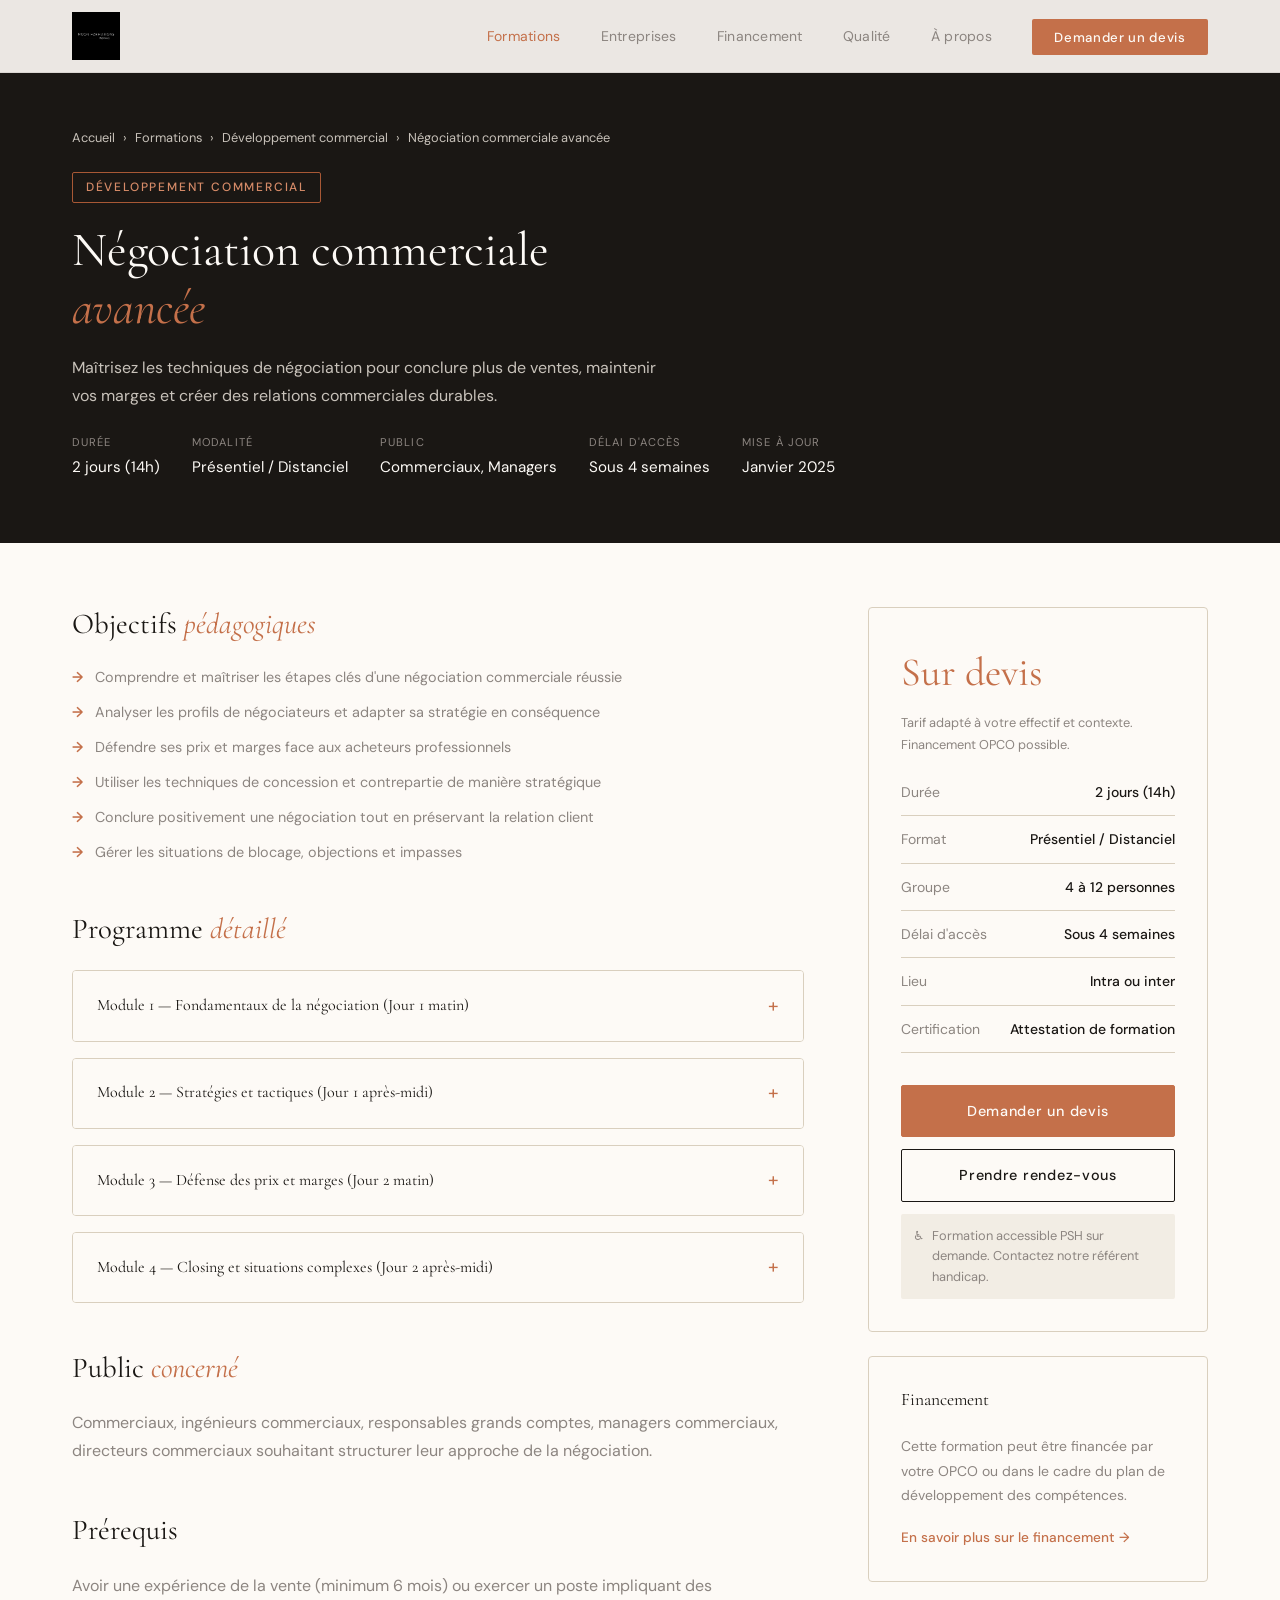
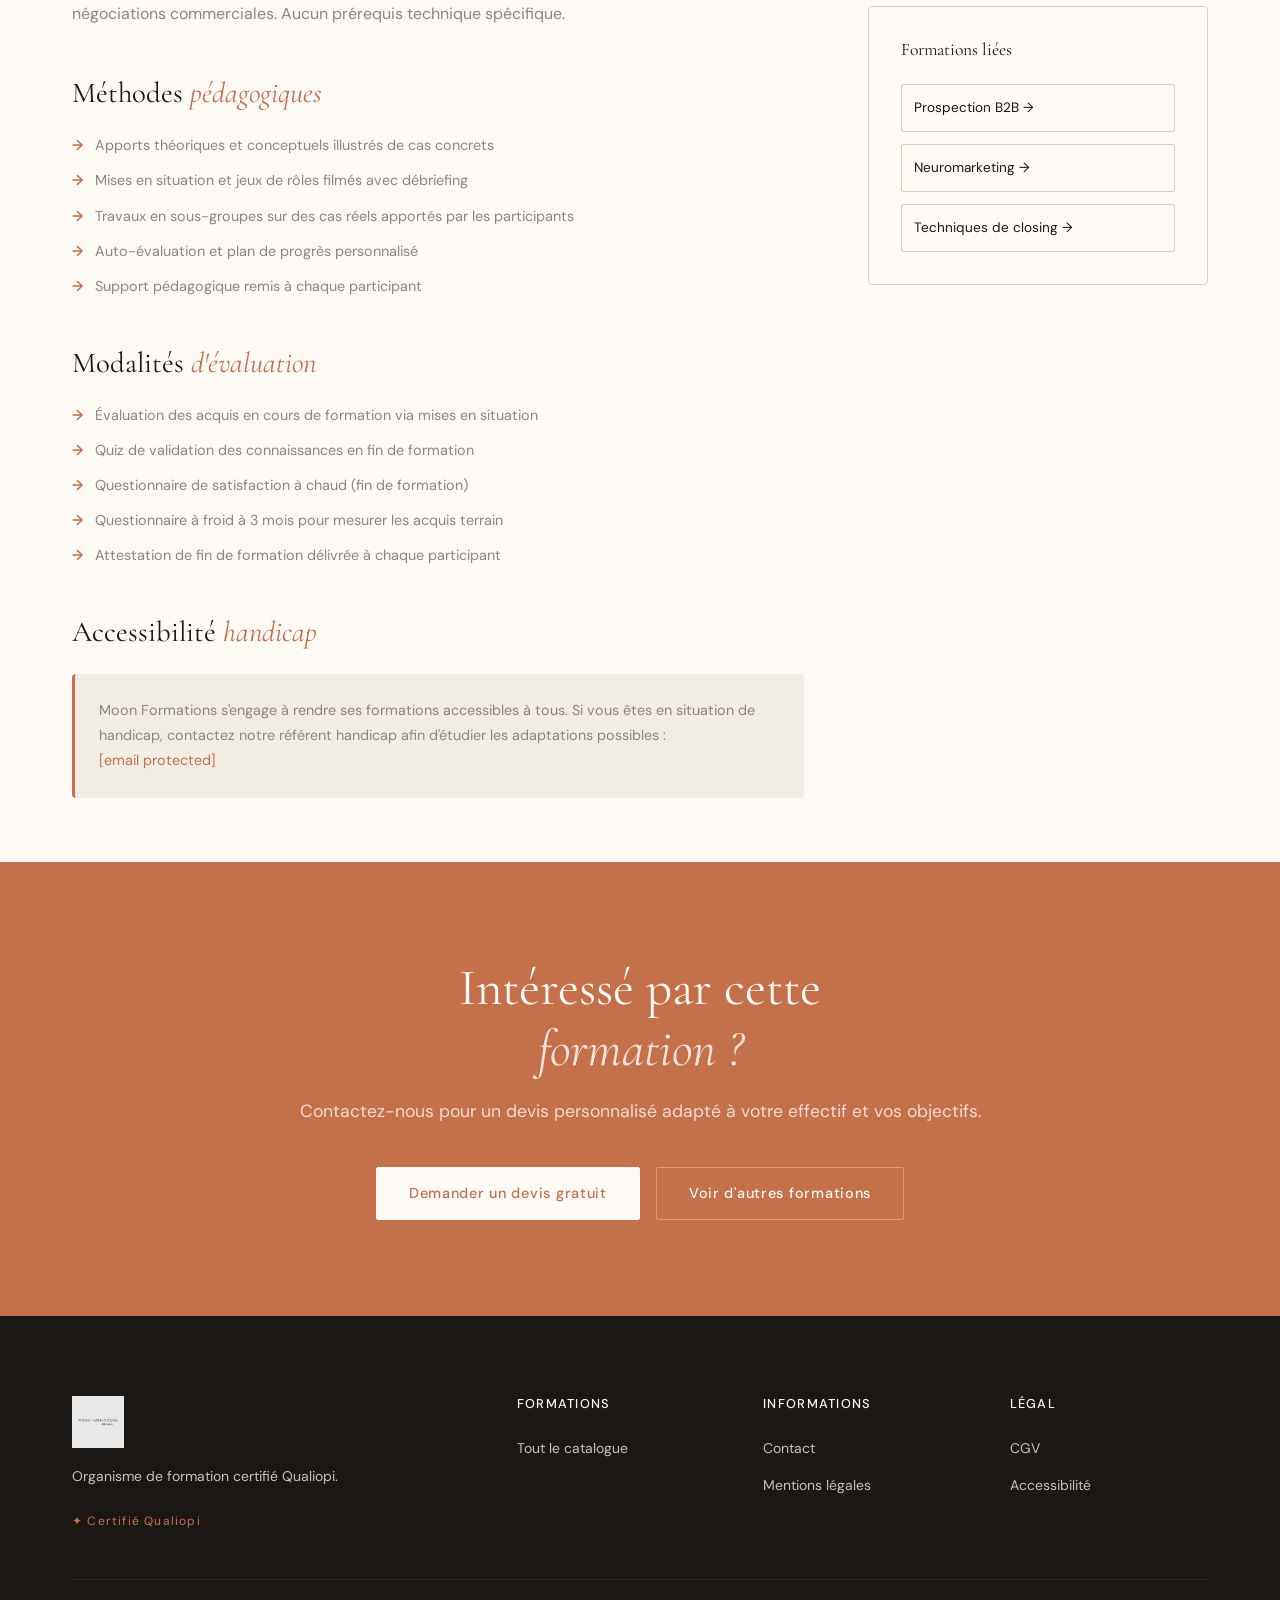
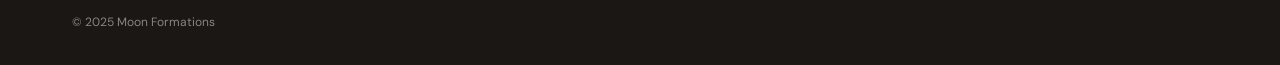
<file: formation-negociation.html>
<!DOCTYPE html>
<html lang="fr">
<head>
  <!-- Google tag (gtag.js) -->
  <script async src="https://www.googletagmanager.com/gtag/js?id=G-QLVXW8SR63"></script>
  <script>
    window.dataLayer = window.dataLayer || [];
    function gtag(){dataLayer.push(arguments);}
    gtag('js', new Date());
    gtag('config', 'G-QLVXW8SR63');
  </script>

  <script>
    window.dataLayer = window.dataLayer || [];
    function gtag(){dataLayer.push(arguments);}
    gtag('js', new Date());
    gtag('config', 'G-QLVXW8SR63');
  </script>
  <meta charset="UTF-8">
  <meta name="viewport" content="width=device-width, initial-scale=1.0">
  <title>Formation Négociation Commerciale Avancée — Moon Formations</title>
  <meta name="description" content="Formation négociation commerciale : techniques avancées pour conclure plus de ventes, maintenir vos marges et créer des relations durables. Certifié Qualiopi. Financement OPCO.">
  <link rel="preconnect" href="https://fonts.googleapis.com">
  <link rel="preconnect" href="https://fonts.gstatic.com" crossorigin>
  <link href="https://fonts.googleapis.com/css2?family=Cormorant+Garamond:ital,wght@0,300;0,400;0,500;0,600;1,300;1,400&family=DM+Sans:wght@300;400;500&display=swap" rel="stylesheet">
  <link rel="stylesheet" href="styles.css">
</head>
<body>

  <nav class="navbar" id="navbar">
    <div class="nav-container">
      <a href="index.html" class="nav-logo"><img src="logo.png" alt="Moon Formations" class="nav-logo-img"></a>
      <button class="nav-toggle" id="navToggle"><span></span><span></span><span></span></button>
      <ul class="nav-menu" id="navMenu">
        <li><a href="catalogue.html" class="nav-link active">Formations</a></li>
        <li><a href="entreprises.html" class="nav-link">Entreprises</a></li>
        <li><a href="financement.html" class="nav-link">Financement</a></li>
        <li><a href="qualite.html" class="nav-link">Qualité</a></li>
        <li><a href="apropos.html" class="nav-link">À propos</a></li>
        <li><a href="contact.html" class="nav-cta">Demander un devis</a></li>
      </ul>
    </div>
  </nav>

  <section class="formation-hero">
    <div class="container">
      <div class="formation-breadcrumb">
        <a href="index.html">Accueil</a> <span>›</span>
        <a href="catalogue.html">Formations</a> <span>›</span>
        <a href="catalogue.html?cat=commercial">Développement commercial</a> <span>›</span>
        <span style="color:var(--gris-light)">Négociation commerciale avancée</span>
      </div>
      <span class="section-tag" style="color:var(--terracotta-light); border-color:var(--terracotta-dark)">Développement commercial</span>
      <h1>Négociation commerciale<br><em>avancée</em></h1>
      <p style="color:var(--gris-light); max-width:600px; margin-top:1rem;">Maîtrisez les techniques de négociation pour conclure plus de ventes, maintenir vos marges et créer des relations commerciales durables.</p>
      <div class="formation-hero-meta">
        <div class="fhm-item">
          <span class="fhm-label">Durée</span>
          <span class="fhm-value">2 jours (14h)</span>
        </div>
        <div class="fhm-item">
          <span class="fhm-label">Modalité</span>
          <span class="fhm-value">Présentiel / Distanciel</span>
        </div>
        <div class="fhm-item">
          <span class="fhm-label">Public</span>
          <span class="fhm-value">Commerciaux, Managers</span>
        </div>
        <div class="fhm-item">
          <span class="fhm-label">Délai d'accès</span>
          <span class="fhm-value">Sous 4 semaines</span>
        </div>
        <div class="fhm-item">
          <span class="fhm-label">Mise à jour</span>
          <span class="fhm-value">Janvier 2025</span>
        </div>
      </div>
    </div>
  </section>

  <div class="container">
    <div class="formation-layout">

      <!-- MAIN CONTENT -->
      <article class="formation-main">

        <div class="formation-section">
          <h2>Objectifs <em>pédagogiques</em></h2>
          <ul class="formation-list">
            <li>Comprendre et maîtriser les étapes clés d'une négociation commerciale réussie</li>
            <li>Analyser les profils de négociateurs et adapter sa stratégie en conséquence</li>
            <li>Défendre ses prix et marges face aux acheteurs professionnels</li>
            <li>Utiliser les techniques de concession et contrepartie de manière stratégique</li>
            <li>Conclure positivement une négociation tout en préservant la relation client</li>
            <li>Gérer les situations de blocage, objections et impasses</li>
          </ul>
        </div>

        <div class="formation-section">
          <h2>Programme <em>détaillé</em></h2>

          <div class="program-module">
            <div class="pm-header">
              <h4>Module 1 — Fondamentaux de la négociation (Jour 1 matin)</h4>
              <span class="pm-toggle">+</span>
            </div>
            <div class="pm-content">
              <ul class="formation-list">
                <li>Définition et enjeux de la négociation commerciale B2B</li>
                <li>Les styles de négociation : compétitif, coopératif, intégratif</li>
                <li>Analyse du rapport de forces et positionnement</li>
                <li>Préparer sa négociation : BATNA, objectifs, limites</li>
              </ul>
            </div>
          </div>

          <div class="program-module">
            <div class="pm-header">
              <h4>Module 2 — Stratégies et tactiques (Jour 1 après-midi)</h4>
              <span class="pm-toggle">+</span>
            </div>
            <div class="pm-content">
              <ul class="formation-list">
                <li>Les 12 tactiques de négociation et comment les contrer</li>
                <li>L'ancrage : technique et contre-technique</li>
                <li>Gestion des concessions et contreparties</li>
                <li>Exercices pratiques en binômes</li>
              </ul>
            </div>
          </div>

          <div class="program-module">
            <div class="pm-header">
              <h4>Module 3 — Défense des prix et marges (Jour 2 matin)</h4>
              <span class="pm-toggle">+</span>
            </div>
            <div class="pm-content">
              <ul class="formation-list">
                <li>Techniques de valorisation de l'offre</li>
                <li>Répondre aux objections prix avec confiance</li>
                <li>Négocier avec les acheteurs professionnels</li>
                <li>Les erreurs classiques à éviter</li>
              </ul>
            </div>
          </div>

          <div class="program-module">
            <div class="pm-header">
              <h4>Module 4 — Closing et situations complexes (Jour 2 après-midi)</h4>
              <span class="pm-toggle">+</span>
            </div>
            <div class="pm-content">
              <ul class="formation-list">
                <li>Signaux d'achat et techniques de closing</li>
                <li>Gérer les impasses et les ultimatums</li>
                <li>Négociation multi-parties et appels d'offres</li>
                <li>Mise en situation finale avec débriefing individuel</li>
              </ul>
            </div>
          </div>
        </div>

        <div class="formation-section">
          <h2>Public <em>concerné</em></h2>
          <p style="color:var(--gris)">Commerciaux, ingénieurs commerciaux, responsables grands comptes, managers commerciaux, directeurs commerciaux souhaitant structurer leur approche de la négociation.</p>
        </div>

        <div class="formation-section">
          <h2>Prérequis</h2>
          <p style="color:var(--gris)">Avoir une expérience de la vente (minimum 6 mois) ou exercer un poste impliquant des négociations commerciales. Aucun prérequis technique spécifique.</p>
        </div>

        <div class="formation-section">
          <h2>Méthodes <em>pédagogiques</em></h2>
          <ul class="formation-list">
            <li>Apports théoriques et conceptuels illustrés de cas concrets</li>
            <li>Mises en situation et jeux de rôles filmés avec débriefing</li>
            <li>Travaux en sous-groupes sur des cas réels apportés par les participants</li>
            <li>Auto-évaluation et plan de progrès personnalisé</li>
            <li>Support pédagogique remis à chaque participant</li>
          </ul>
        </div>

        <div class="formation-section">
          <h2>Modalités <em>d'évaluation</em></h2>
          <ul class="formation-list">
            <li>Évaluation des acquis en cours de formation via mises en situation</li>
            <li>Quiz de validation des connaissances en fin de formation</li>
            <li>Questionnaire de satisfaction à chaud (fin de formation)</li>
            <li>Questionnaire à froid à 3 mois pour mesurer les acquis terrain</li>
            <li>Attestation de fin de formation délivrée à chaque participant</li>
          </ul>
        </div>

        <div class="formation-section">
          <h2>Accessibilité <em>handicap</em></h2>
          <div style="padding:1.5rem; background:var(--beige); border-radius:4px; border-left:3px solid var(--terracotta);">
            <p style="color:var(--gris); font-size:0.9rem;">Moon Formations s'engage à rendre ses formations accessibles à tous. Si vous êtes en situation de handicap, contactez notre référent handicap afin d'étudier les adaptations possibles : <a href="contact.html" style="color:var(--terracotta)"><span class="__cf_email__" data-cfemail="9bf8f4f5effaf8efdbf6f4f4f5b6fdf4e9f6faeff2f4f5e8b5fde9">[email&#160;protected]</span></a></p>
          </div>
        </div>

      </article>

      <!-- SIDEBAR -->
      <aside class="formation-sidebar">

        <div class="sidebar-card">
          <div class="sidebar-price">Sur devis</div>
          <p class="sidebar-price-note">Tarif adapté à votre effectif et contexte. Financement OPCO possible.</p>
          <div class="sidebar-details">
            <div class="sd-item">
              <span class="sd-label">Durée</span>
              <span class="sd-value">2 jours (14h)</span>
            </div>
            <div class="sd-item">
              <span class="sd-label">Format</span>
              <span class="sd-value">Présentiel / Distanciel</span>
            </div>
            <div class="sd-item">
              <span class="sd-label">Groupe</span>
              <span class="sd-value">4 à 12 personnes</span>
            </div>
            <div class="sd-item">
              <span class="sd-label">Délai d'accès</span>
              <span class="sd-value">Sous 4 semaines</span>
            </div>
            <div class="sd-item">
              <span class="sd-label">Lieu</span>
              <span class="sd-value">Intra ou inter</span>
            </div>
            <div class="sd-item">
              <span class="sd-label">Certification</span>
              <span class="sd-value">Attestation de formation</span>
            </div>
          </div>
          <a href="contact.html?formation=negociation" class="btn btn-primary">Demander un devis</a>
          <a href="contact.html#rdv" class="btn btn-secondary">Prendre rendez-vous</a>
          <div class="handicap-note">
            <span>♿</span>
            <span>Formation accessible PSH sur demande. Contactez notre référent handicap.</span>
          </div>
        </div>

        <div class="sidebar-card">
          <h3>Financement</h3>
          <p style="font-size:0.875rem; color:var(--gris); margin-bottom:1rem;">Cette formation peut être financée par votre OPCO ou dans le cadre du plan de développement des compétences.</p>
          <a href="financement.html" style="font-size:0.85rem; color:var(--terracotta); font-weight:500;">En savoir plus sur le financement →</a>
        </div>

        <div class="sidebar-card">
          <h3>Formations liées</h3>
          <div style="display:flex; flex-direction:column; gap:0.75rem;">
            <a href="formation-prospection.html" style="font-size:0.85rem; color:var(--noir); padding:0.75rem; border:1px solid var(--beige-dark); border-radius:2px; display:block; transition:0.2s;">Prospection B2B →</a>
            <a href="formation-neuromarketing.html" style="font-size:0.85rem; color:var(--noir); padding:0.75rem; border:1px solid var(--beige-dark); border-radius:2px; display:block; transition:0.2s;">Neuromarketing →</a>
            <a href="formation-detail.html?id=closing" style="font-size:0.85rem; color:var(--noir); padding:0.75rem; border:1px solid var(--beige-dark); border-radius:2px; display:block; transition:0.2s;">Techniques de closing →</a>
          </div>
        </div>

      </aside>
    </div>
  </div>

  <section class="cta-section">
    <div class="container">
      <div class="cta-inner">
        <h2>Intéressé par cette<br><em>formation ?</em></h2>
        <p>Contactez-nous pour un devis personnalisé adapté à votre effectif et vos objectifs.</p>
        <div class="cta-actions">
          <a href="contact.html?formation=negociation" class="btn btn-primary">Demander un devis gratuit</a>
          <a href="catalogue.html" class="btn btn-ghost">Voir d'autres formations</a>
        </div>
      </div>
    </div>
  </section>

  <footer class="footer">
    <div class="container">
      <div class="footer-grid">
        <div class="footer-brand">
          <div class="footer-logo"><img src="logo.png" alt="Moon Formations" class="footer-logo-img"></div>
          <p>Organisme de formation certifié Qualiopi.</p>
          <div class="footer-qualiopi">✦ Certifié Qualiopi</div>
        </div>
        <div class="footer-col"><h4>Formations</h4><ul><li><a href="catalogue.html">Tout le catalogue</a></li></ul></div>
        <div class="footer-col"><h4>Informations</h4><ul><li><a href="contact.html">Contact</a></li><li><a href="mentions-legales.html">Mentions légales</a></li></ul></div>
        <div class="footer-col"><h4>Légal</h4><ul><li><a href="cgv.html">CGV</a></li><li><a href="accessibilite.html">Accessibilité</a></li></ul></div>
      </div>
      <div class="footer-bottom"><p>© 2025 Moon Formations
</file>
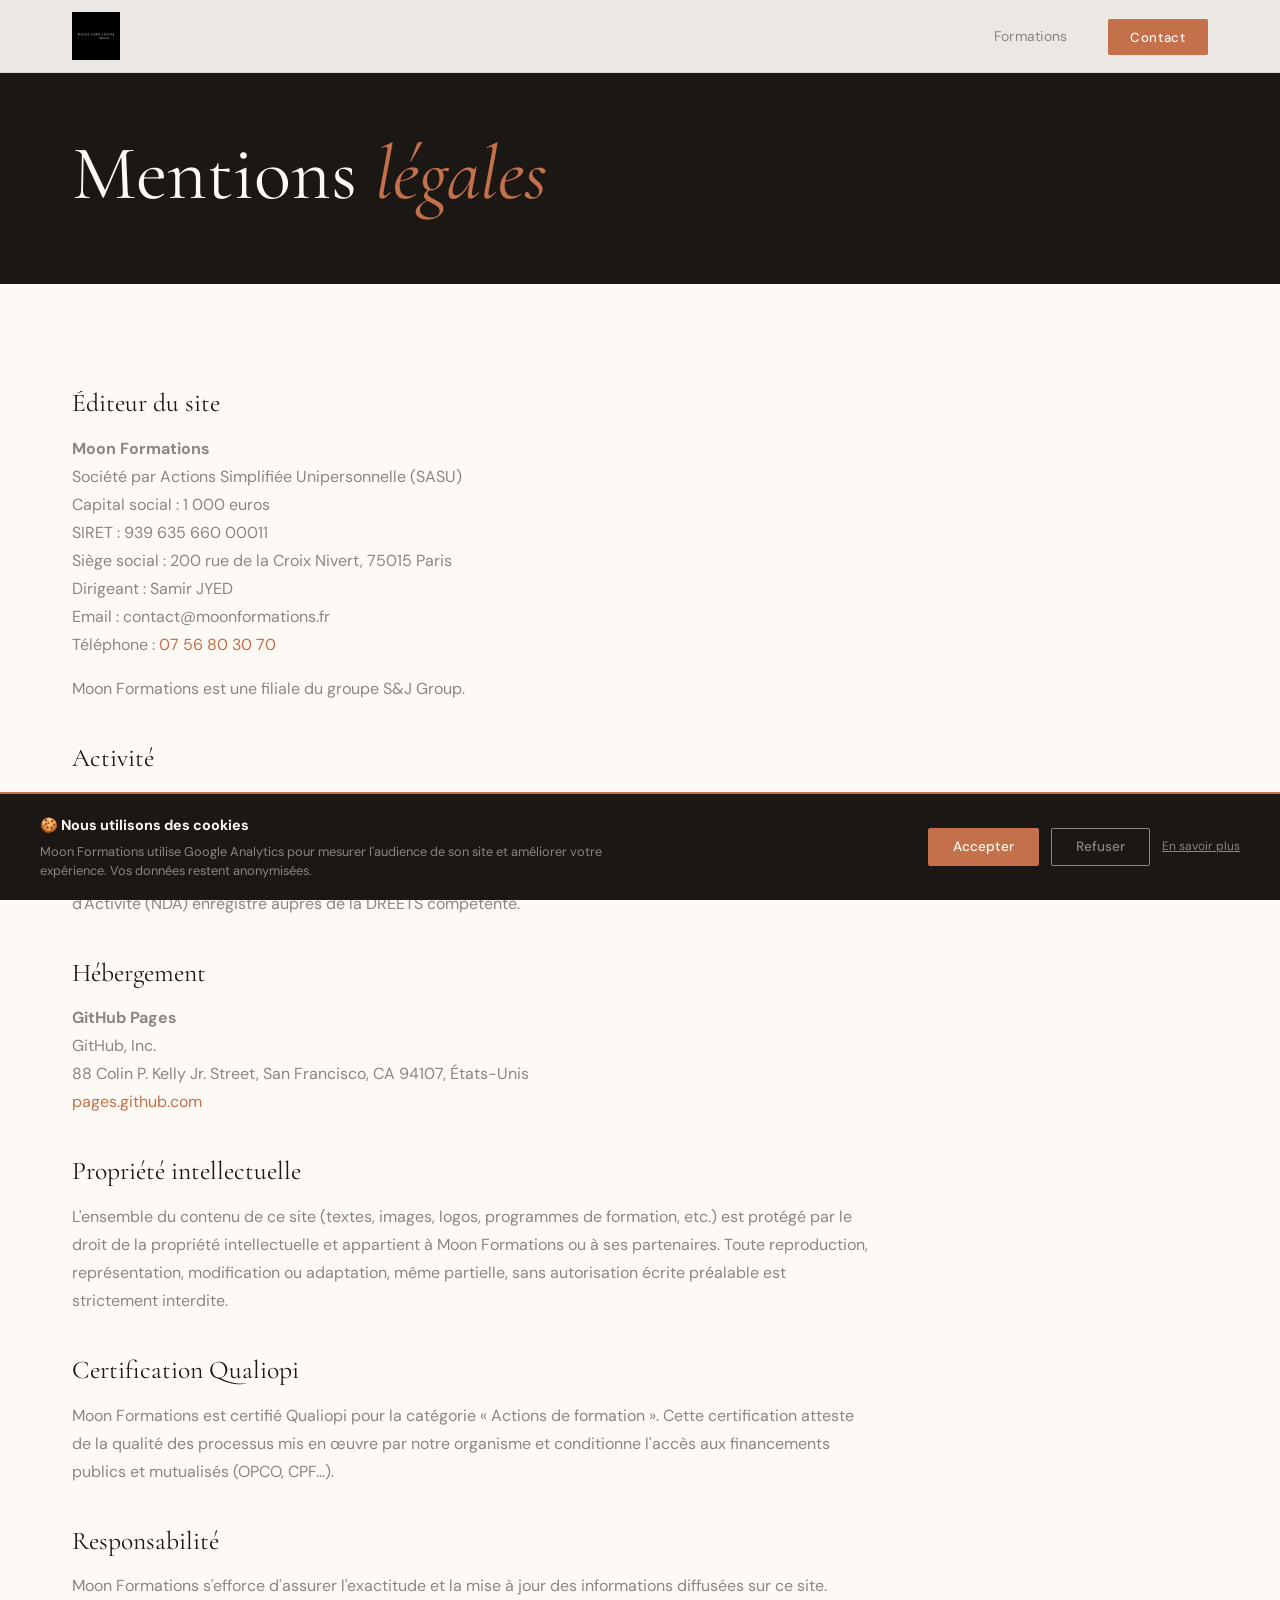
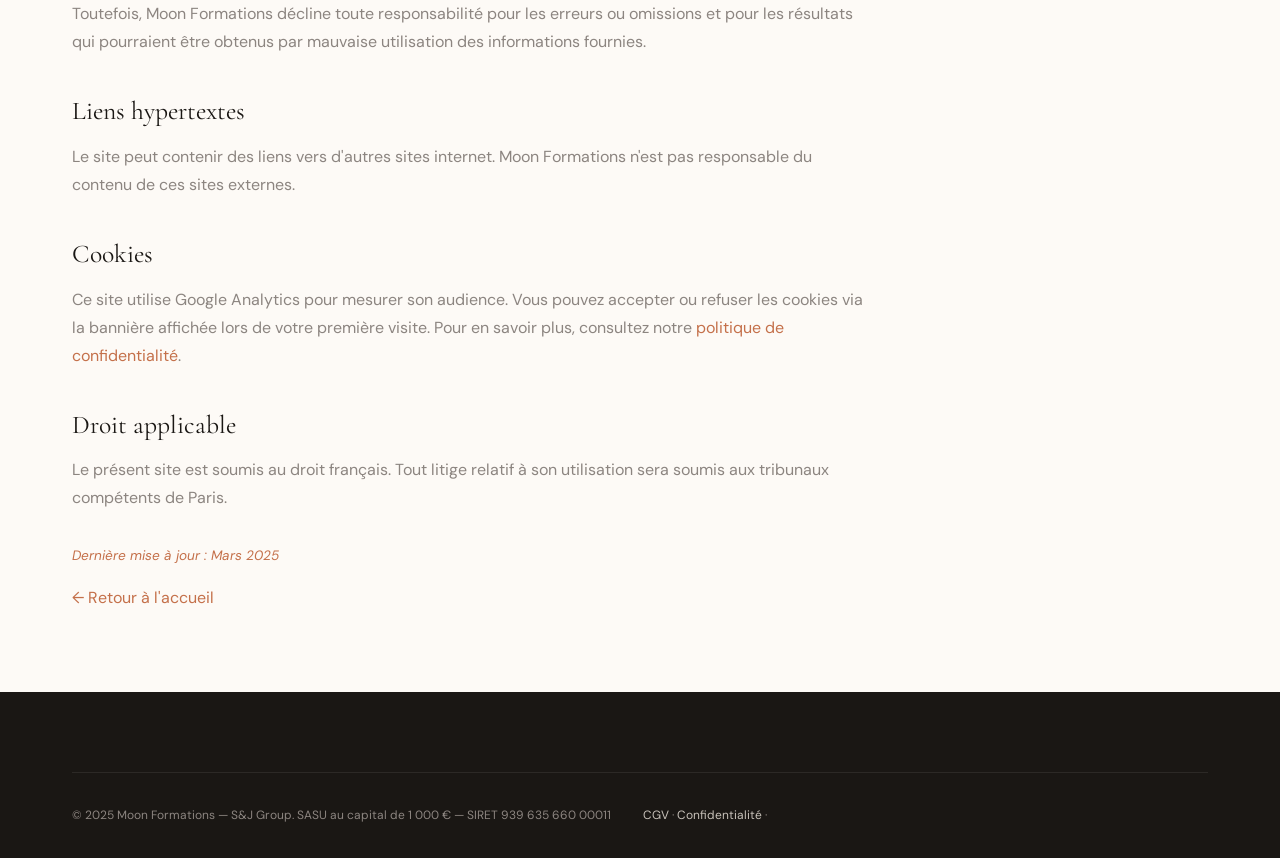
<file: mentions-legales.html>
<!DOCTYPE html>
<html lang="fr">
<head>
  <meta charset="UTF-8">
  <meta name="viewport" content="width=device-width, initial-scale=1.0">
  <title>Mentions légales — Moon Formations</title>
  <link rel="preconnect" href="https://fonts.googleapis.com">
  <link rel="preconnect" href="https://fonts.gstatic.com" crossorigin>
  <link href="https://fonts.googleapis.com/css2?family=Cormorant+Garamond:ital,wght@0,300;0,400;0,500;0,600;1,300;1,400&family=DM+Sans:wght@300;400;500&display=swap" rel="stylesheet">
  <script src="cookies.js"></script>
  <!-- Google tag (gtag.js) -->
  <script async src="https://www.googletagmanager.com/gtag/js?id=G-QLVXW8SR63"></script>
  <script>
    window.dataLayer = window.dataLayer || [];
    function gtag(){dataLayer.push(arguments);}
    gtag('js', new Date());
    gtag('config', 'G-QLVXW8SR63');
  </script>
  <link rel="stylesheet" href="styles.css">
</head>
<body>
  <nav class="navbar" id="navbar">
    <div class="nav-container">
      <a href="index.html" class="nav-logo"><img src="logo.png" alt="Moon Formations" class="nav-logo-img"></a>
      <ul class="nav-menu">
        <li><a href="catalogue.html" class="nav-link">Formations</a></li>
        <li><a href="contact.html" class="nav-cta">Contact</a></li>
      </ul>
    </div>
  </nav>

  <section class="legal-hero">
    <div class="container">
      <h1 style="color:var(--blanc);">Mentions <em>légales</em></h1>
    </div>
  </section>

  <div class="container">
    <div class="legal-content">

      <h2>Éditeur du site</h2>
      <p>
        <strong>Moon Formations</strong><br>
        Société par Actions Simplifiée Unipersonnelle (SASU)<br>
        Capital social : 1 000 euros<br>
        SIRET : 939 635 660 00011<br>
        Siège social : 200 rue de la Croix Nivert, 75015 Paris<br>
        Dirigeant : Samir JYED<br>
        Email : <span>contact@moonformations.fr</span><br>
        Téléphone : <a href="tel:+33756803070" style="color:var(--terracotta)">07 56 80 30 70</a>
      </p>
      <p>Moon Formations est une filiale du groupe S&J Group.</p>

      <h2>Activité</h2>
      <p>Organisme de formation professionnelle continue, certifié <strong>Qualiopi</strong> pour la catégorie « Actions de formation ».</p>
      <p>Conformément à la réglementation en vigueur, Moon Formations dispose d'un Numéro de Déclaration d'Activité (NDA) enregistré auprès de la DREETS compétente.</p>

      <h2>Hébergement</h2>
      <p>
        <strong>GitHub Pages</strong><br>
        GitHub, Inc.<br>
        88 Colin P. Kelly Jr. Street, San Francisco, CA 94107, États-Unis<br>
        <a href="https://pages.github.com" style="color:var(--terracotta)" target="_blank">pages.github.com</a>
      </p>

      <h2>Propriété intellectuelle</h2>
      <p>L'ensemble du contenu de ce site (textes, images, logos, programmes de formation, etc.) est protégé par le droit de la propriété intellectuelle et appartient à Moon Formations ou à ses partenaires. Toute reproduction, représentation, modification ou adaptation, même partielle, sans autorisation écrite préalable est strictement interdite.</p>

      <h2>Certification Qualiopi</h2>
      <p>Moon Formations est certifié Qualiopi pour la catégorie « Actions de formation ». Cette certification atteste de la qualité des processus mis en œuvre par notre organisme et conditionne l'accès aux financements publics et mutualisés (OPCO, CPF…).</p>

      <h2>Responsabilité</h2>
      <p>Moon Formations s'efforce d'assurer l'exactitude et la mise à jour des informations diffusées sur ce site. Toutefois, Moon Formations décline toute responsabilité pour les erreurs ou omissions et pour les résultats qui pourraient être obtenus par mauvaise utilisation des informations fournies.</p>

      <h2>Liens hypertextes</h2>
      <p>Le site peut contenir des liens vers d'autres sites internet. Moon Formations n'est pas responsable du contenu de ces sites externes.</p>

      <h2>Cookies</h2>
      <p>Ce site utilise Google Analytics pour mesurer son audience. Vous pouvez accepter ou refuser les cookies via la bannière affichée lors de votre première visite. Pour en savoir plus, consultez notre <a href="confidentialite.html" style="color:var(--terracotta)">politique de confidentialité</a>.</p>

      <h2>Droit applicable</h2>
      <p>Le présent site est soumis au droit français. Tout litige relatif à son utilisation sera soumis aux tribunaux compétents de Paris.</p>

      <p style="margin-top:2rem; font-size:0.85rem; color:var(--gris);"><em>Dernière mise à jour : Mars 2025</em></p>
      <p><a href="index.html" style="color:var(--terracotta)">← Retour à l'accueil</a></p>

    </div>
  </div>

  <footer class="footer">
    <div class="container">
      <div class="footer-bottom">
        <p>© 2025 Moon Formations — S&J Group. SASU au capital de 1 000 € — SIRET 939 635 660 00011</p>
        <p><a href="cgv.html" style="color:var(--gris-light)">CGV</a> · <a href="confidentialite.html" style="color:var(--gris-light)">Confidentialité</a> · <a href="accessibilite.ht
</file>
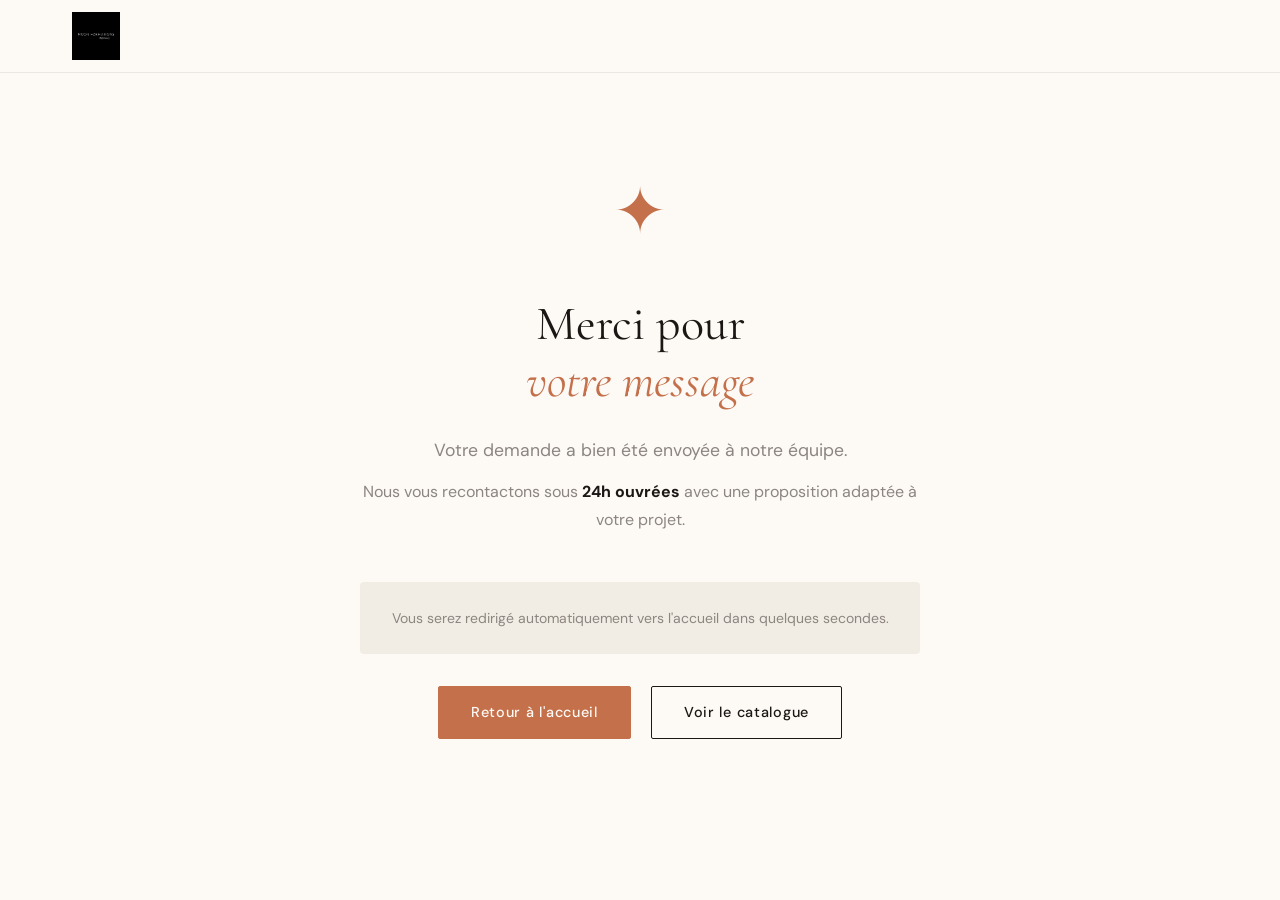
<file: merci.html>
<!DOCTYPE html>
<html lang="fr">
<head>
  <!-- Google tag (gtag.js) -->
  <script async src="https://www.googletagmanager.com/gtag/js?id=G-QLVXW8SR63"></script>
  <script>
    window.dataLayer = window.dataLayer || [];
    function gtag(){dataLayer.push(arguments);}
    gtag('js', new Date());
    gtag('config', 'G-QLVXW8SR63');
  </script>

  <script>
    window.dataLayer = window.dataLayer || [];
    function gtag(){dataLayer.push(arguments);}
    gtag('js', new Date());
    gtag('config', 'G-QLVXW8SR63');
  </script>
  <meta charset="UTF-8">
  <meta name="viewport" content="width=device-width, initial-scale=1.0">
  <title>Message envoyé — Moon Formations</title>
  <link rel="preconnect" href="https://fonts.googleapis.com">
  <link rel="preconnect" href="https://fonts.gstatic.com" crossorigin>
  <link href="https://fonts.googleapis.com/css2?family=Cormorant+Garamond:ital,wght@0,300;0,400;0,500;0,600;1,300;1,400&family=DM+Sans:wght@300;400;500&display=swap" rel="stylesheet">
  <link rel="stylesheet" href="styles.css">
  <meta http-equiv="refresh" content="8;url=index.html">
</head>
<body>

  <nav class="navbar" id="navbar">
    <div class="nav-container">
      <a href="index.html" class="nav-logo">
        <img src="logo.png" alt="Moon Formations" class="nav-logo-img">
      </a>
    </div>
  </nav>

  <section style="min-height:100vh; display:flex; align-items:center; justify-content:center; text-align:center; padding:2rem;">
    <div style="max-width:560px;">
      <div style="font-size:4rem; color:var(--terracotta); margin-bottom:2rem;">✦</div>
      <h1 style="font-size:3rem; margin-bottom:1.5rem;">Merci pour<br><em>votre message</em></h1>
      <p style="font-size:1.1rem; color:var(--gris); margin-bottom:0.75rem;">Votre demande a bien été envoyée à notre équipe.</p>
      <p style="color:var(--gris);">Nous vous recontactons sous <strong style="color:var(--noir);">24h ouvrées</strong> avec une proposition adaptée à votre projet.</p>
      <div style="margin-top:3rem; padding:1.5rem; background:var(--beige); border-radius:4px;">
        <p style="font-size:0.875rem; color:var(--gris);">Vous serez redirigé automatiquement vers l'accueil dans quelques secondes.</p>
      </div>
      <div style="margin-top:2rem;">
        <a href="index.html" class="btn btn-primary">Retour à l'accueil</a>
        <a href="catalogue.html" class="btn btn-secondary" style="margin-left:1rem;">Voir le catalogue</a>
      </div>
    </div>
  </section>

  <script src="script.js"></script>
</body>
</html>
</file>
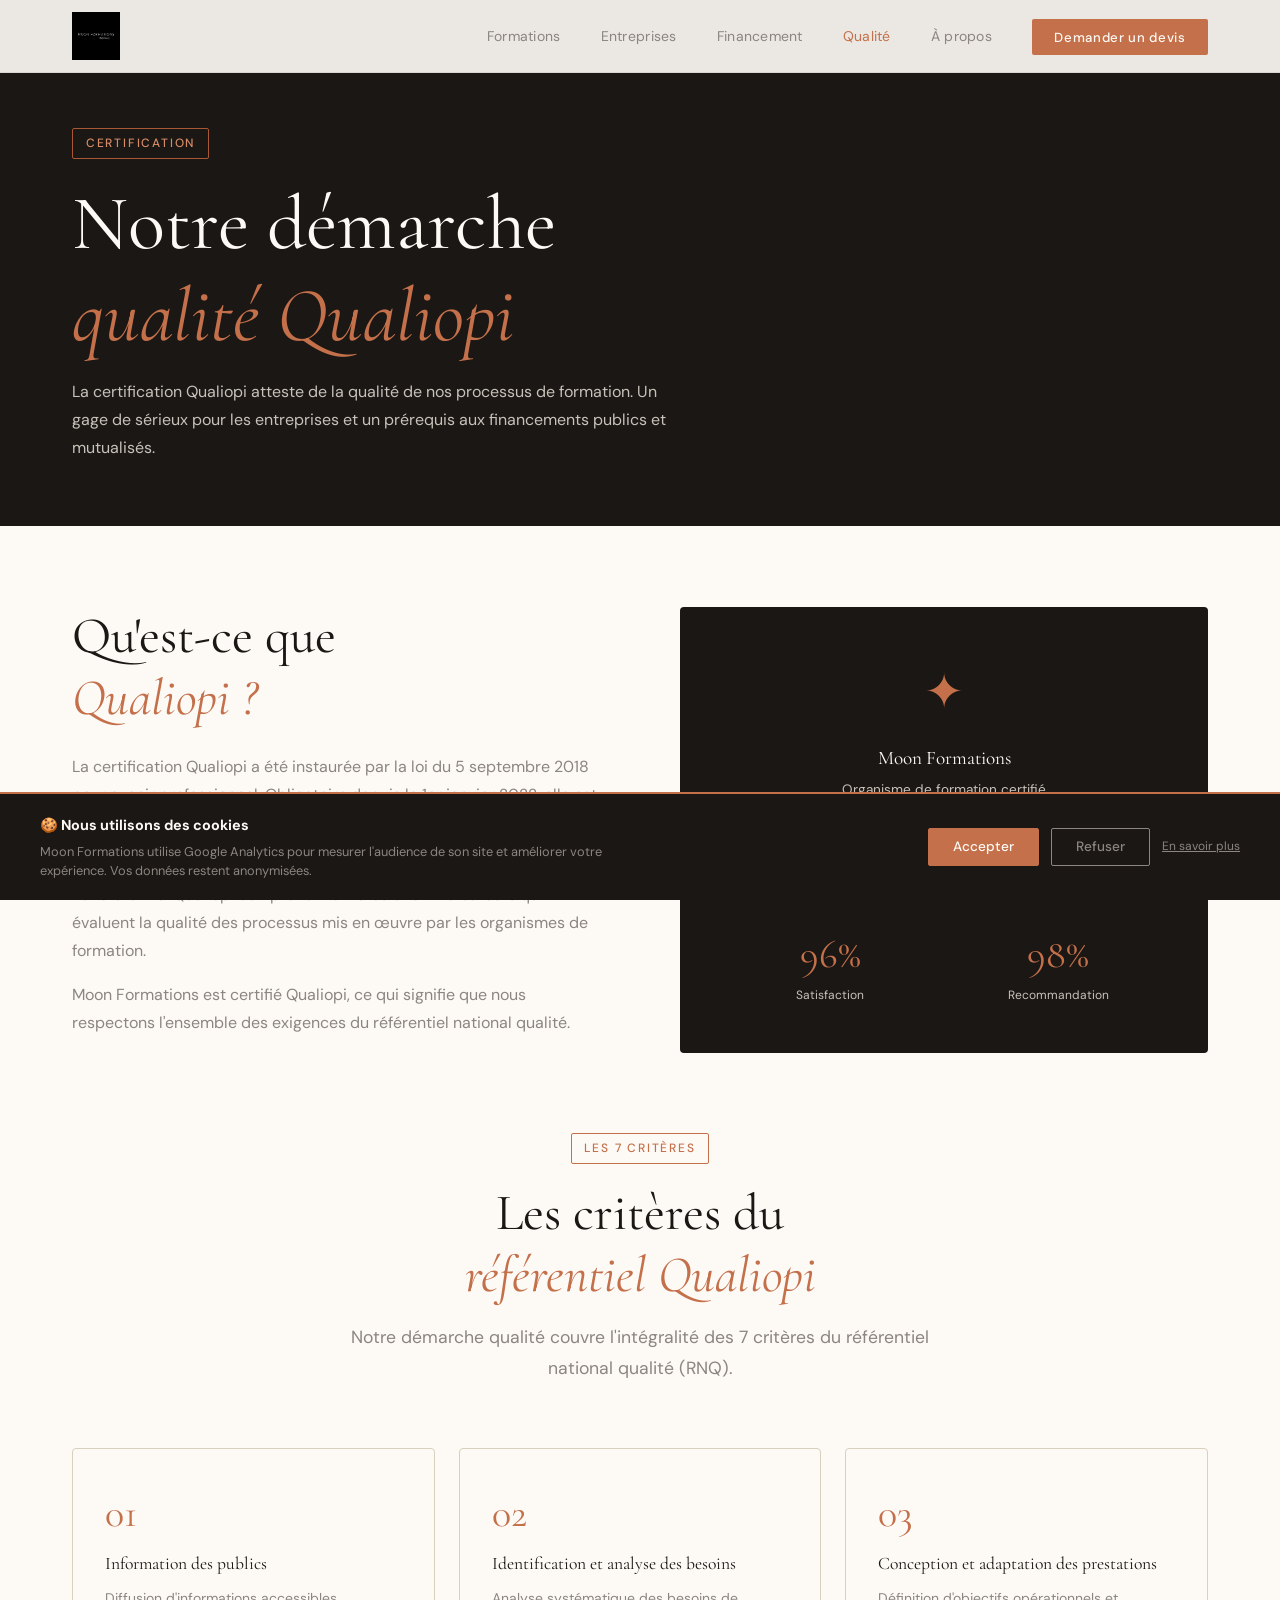
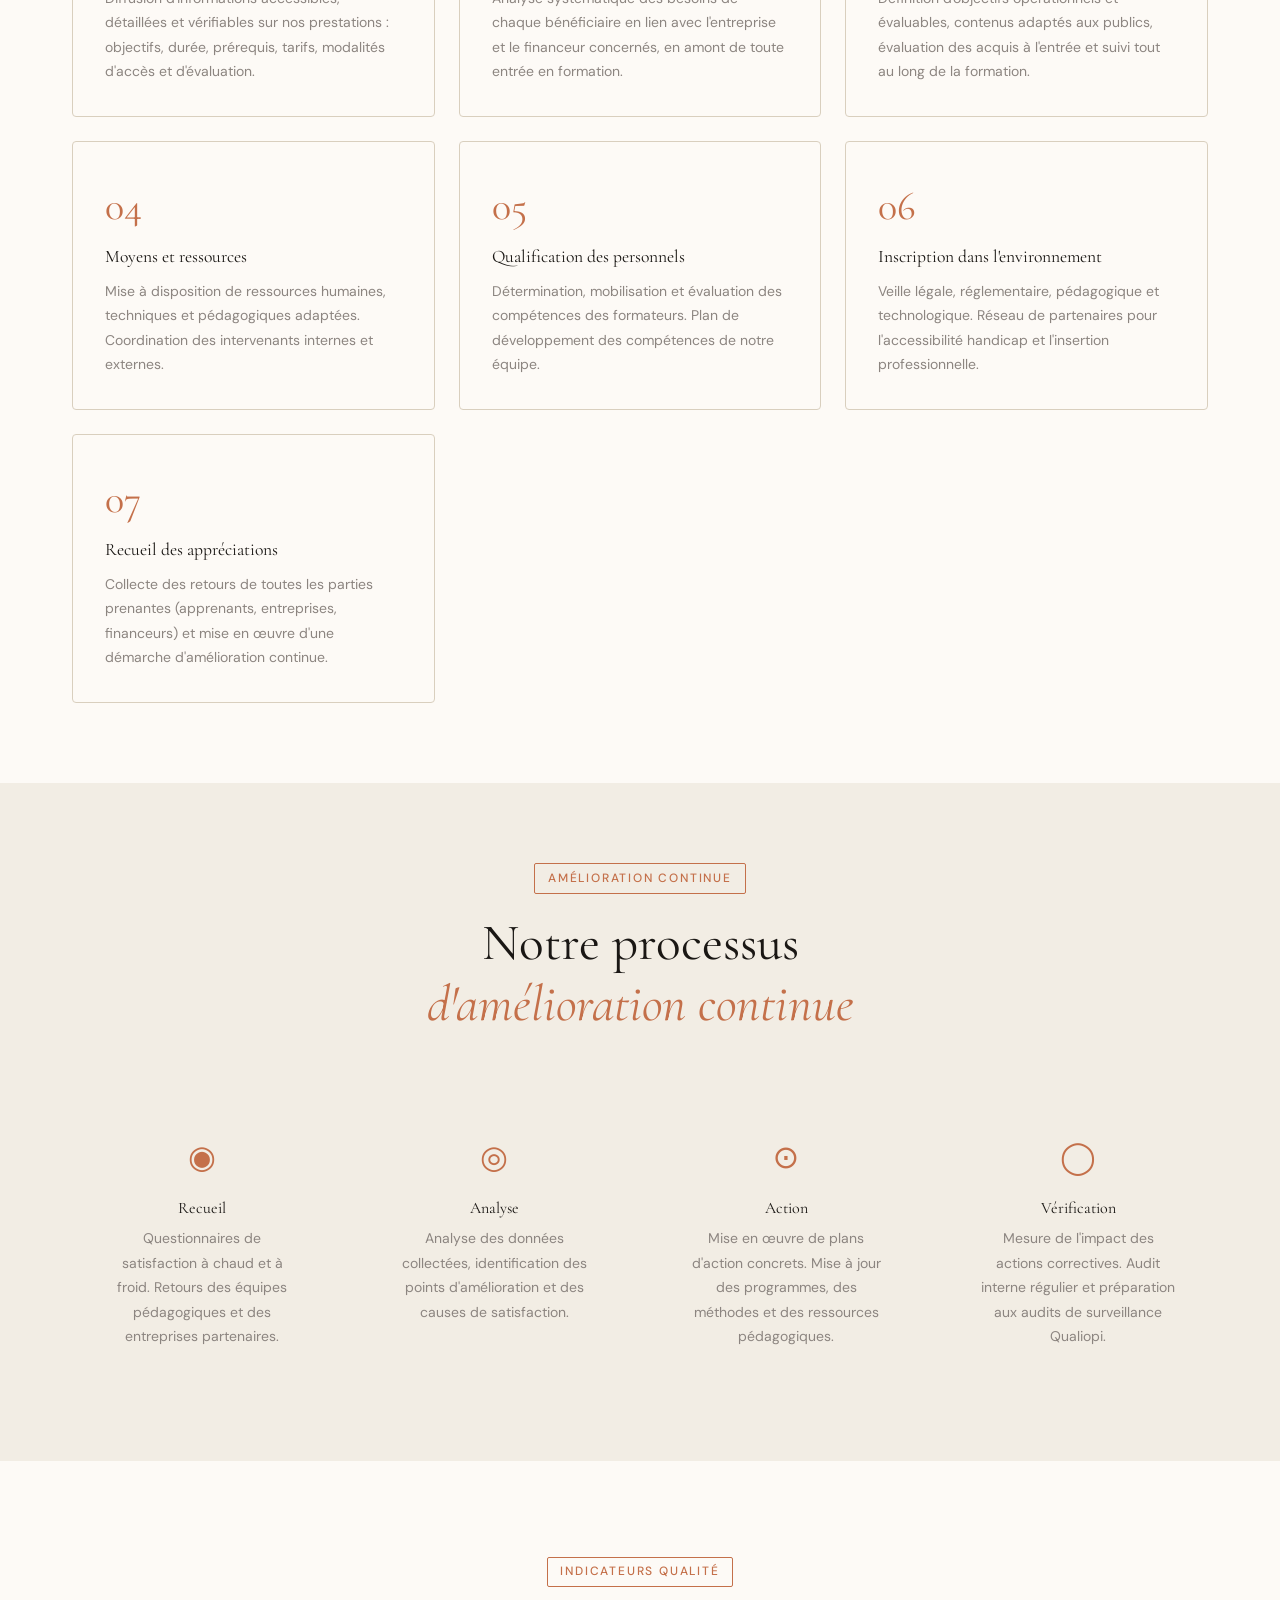
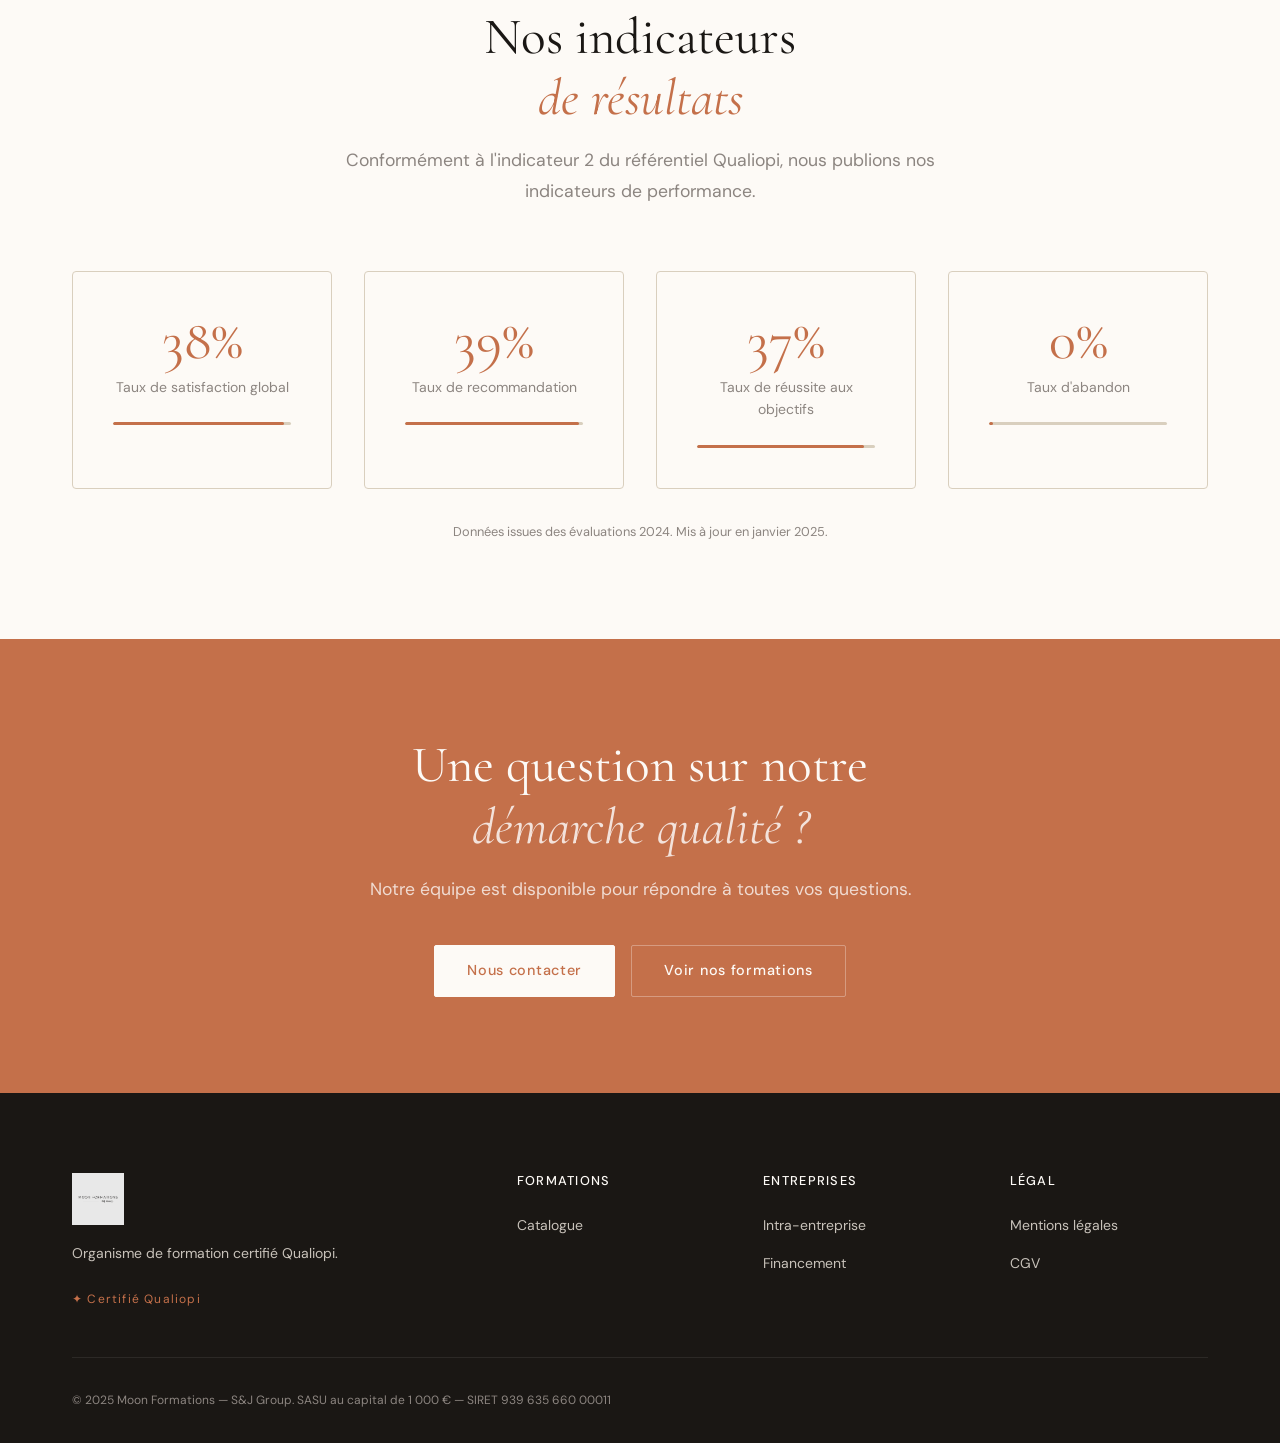
<file: qualite.html>
<!DOCTYPE html>
<html lang="fr">
<head>
  <script src="cookies.js"></script>
  <!-- Google tag (gtag.js) -->
  <script async src="https://www.googletagmanager.com/gtag/js?id=G-QLVXW8SR63"></script>
  <script>
    window.dataLayer = window.dataLayer || [];
    function gtag(){dataLayer.push(arguments);}
    gtag('js', new Date());
    gtag('config', 'G-QLVXW8SR63');
  </script>

  <script>
    window.dataLayer = window.dataLayer || [];
    function gtag(){dataLayer.push(arguments);}
    gtag('js', new Date());
    gtag('config', 'G-QLVXW8SR63');
  </script>
  <meta charset="UTF-8">
  <meta name="viewport" content="width=device-width, initial-scale=1.0">
  <title>Démarche Qualité Qualiopi — Moon Formations</title>
  <meta name="description" content="Moon Formations, certifié Qualiopi. Découvrez notre démarche qualité, nos indicateurs de résultats et notre engagement pour l'amélioration continue.">
  <link rel="preconnect" href="https://fonts.googleapis.com">
  <link rel="preconnect" href="https://fonts.gstatic.com" crossorigin>
  <link href="https://fonts.googleapis.com/css2?family=Cormorant+Garamond:ital,wght@0,300;0,400;0,500;0,600;1,300;1,400&family=DM+Sans:wght@300;400;500&display=swap" rel="stylesheet">
  <link rel="stylesheet" href="styles.css">
</head>
<body>

  <nav class="navbar" id="navbar">
    <div class="nav-container">
      <a href="index.html" class="nav-logo"><img src="logo.png" alt="Moon Formations" class="nav-logo-img"></a>
      <button class="nav-toggle" id="navToggle"><span></span><span></span><span></span></button>
      <ul class="nav-menu" id="navMenu">
        <li><a href="catalogue.html" class="nav-link">Formations</a></li>
        <li><a href="entreprises.html" class="nav-link">Entreprises</a></li>
        <li><a href="financement.html" class="nav-link">Financement</a></li>
        <li><a href="qualite.html" class="nav-link active">Qualité</a></li>
        <li><a href="apropos.html" class="nav-link">À propos</a></li>
        <li><a href="contact.html" class="nav-cta">Demander un devis</a></li>
      </ul>
    </div>
  </nav>

  <section class="qualite-hero">
    <div class="container">
      <span class="section-tag" style="color:var(--terracotta-light); border-color:var(--terracotta-dark)">Certification</span>
      <h1 style="color:var(--blanc);">Notre démarche<br><em>qualité Qualiopi</em></h1>
      <p style="color:var(--gris-light); max-width:600px; margin-top:1rem;">La certification Qualiopi atteste de la qualité de nos processus de formation. Un gage de sérieux pour les entreprises et un prérequis aux financements publics et mutualisés.</p>
    </div>
  </section>

  <section class="qualiopi-main">
    <div class="container">

      <div class="qualiopi-intro">
        <div>
          <h2>Qu'est-ce que<br><em>Qualiopi ?</em></h2>
          <p>La certification Qualiopi a été instaurée par la loi du 5 septembre 2018 pour avenir professionnel. Obligatoire depuis le 1er janvier 2022, elle est indispensable pour accéder aux financements des OPCO, de la Caisse des Dépôts et des fonds publics.</p>
          <p>Le référentiel Qualiopi comprend 7 critères et 32 indicateurs qui évaluent la qualité des processus mis en œuvre par les organismes de formation.</p>
          <p>Moon Formations est certifié Qualiopi, ce qui signifie que nous respectons l'ensemble des exigences du référentiel national qualité.</p>
        </div>
        <div class="qualiopi-cert">
          <div class="qc-logo">✦</div>
          <h3 class="qc-title" style="color:var(--blanc);">Moon Formations</h3>
          <p class="qc-subtitle">Organisme de formation certifié</p>
          <div class="qc-badge">QUALIOPI CERTIFIÉ</div>
          <div style="margin-top:2rem; padding-top:2rem; border-top:1px solid rgba(255,255,255,0.1);">
            <div style="display:grid; grid-template-columns:1fr 1fr; gap:1.5rem; text-align:center;">
              <div>
                <div style="font-family:var(--font-display); font-size:2.5rem; color:var(--terracotta);">96%</div>
                <div style="font-size:0.75rem; color:var(--gris-light);">Satisfaction</div>
              </div>
              <div>
                <div style="font-family:var(--font-display); font-size:2.5rem; color:var(--terracotta);">98%</div>
                <div style="font-size:0.75rem; color:var(--gris-light);">Recommandation</div>
              </div>
            </div>
          </div>
        </div>
      </div>

      <div class="section-header">
        <span class="section-tag">Les 7 critères</span>
        <h2>Les critères du<br><em>référentiel Qualiopi</em></h2>
        <p>Notre démarche qualité couvre l'intégralité des 7 critères du référentiel national qualité (RNQ).</p>
      </div>

      <div class="criteres-grid">
        <div class="critere-card">
          <div class="critere-num">01</div>
          <h3>Information des publics</h3>
          <p>Diffusion d'informations accessibles, détaillées et vérifiables sur nos prestations : objectifs, durée, prérequis, tarifs, modalités d'accès et d'évaluation.</p>
        </div>
        <div class="critere-card">
          <div class="critere-num">02</div>
          <h3>Identification et analyse des besoins</h3>
          <p>Analyse systématique des besoins de chaque bénéficiaire en lien avec l'entreprise et le financeur concernés, en amont de toute entrée en formation.</p>
        </div>
        <div class="critere-card">
          <div class="critere-num">03</div>
          <h3>Conception et adaptation des prestations</h3>
          <p>Définition d'objectifs opérationnels et évaluables, contenus adaptés aux publics, évaluation des acquis à l'entrée et suivi tout au long de la formation.</p>
        </div>
        <div class="critere-card">
          <div class="critere-num">04</div>
          <h3>Moyens et ressources</h3>
          <p>Mise à disposition de ressources humaines, techniques et pédagogiques adaptées. Coordination des intervenants internes et externes.</p>
        </div>
        <div class="critere-card">
          <div class="critere-num">05</div>
          <h3>Qualification des personnels</h3>
          <p>Détermination, mobilisation et évaluation des compétences des formateurs. Plan de développement des compétences de notre équipe.</p>
        </div>
        <div class="critere-card">
          <div class="critere-num">06</div>
          <h3>Inscription dans l'environnement</h3>
          <p>Veille légale, réglementaire, pédagogique et technologique. Réseau de partenaires pour l'accessibilité handicap et l'insertion professionnelle.</p>
        </div>
        <div class="critere-card">
          <div class="critere-num">07</div>
          <h3>Recueil des appréciations</h3>
          <p>Collecte des retours de toutes les parties prenantes (apprenants, entreprises, financeurs) et mise en œuvre d'une démarche d'amélioration continue.</p>
        </div>
      </div>

    </div>
  </section>

  <section class="amelioration">
    <div class="container">
      <div class="section-header">
        <span class="section-tag">Amélioration continue</span>
        <h2>Notre processus<br><em>d'amélioration continue</em></h2>
      </div>
      <div class="amelioration-grid">
        <div class="am-card">
          <div class="am-icon">◉</div>
          <h4>Recueil</h4>
          <p>Questionnaires de satisfaction à chaud et à froid. Retours des équipes pédagogiques et des entreprises partenaires.</p>
        </div>
        <div class="am-card">
          <div class="am-icon">◎</div>
          <h4>Analyse</h4>
          <p>Analyse des données collectées, identification des points d'amélioration et des causes de satisfaction.</p>
        </div>
        <div class="am-card">
          <div class="am-icon">⊙</div>
          <h4>Action</h4>
          <p>Mise en œuvre de plans d'action concrets. Mise à jour des programmes, des méthodes et des ressources pédagogiques.</p>
        </div>
        <div class="am-card">
          <div class="am-icon">◯</div>
          <h4>Vérification</h4>
          <p>Mesure de l'impact des actions correctives. Audit interne régulier et préparation aux audits de surveillance Qualiopi.</p>
        </div>
      </div>
    </div>
  </section>

  <section class="section">
    <div class="container">
      <div class="section-header">
        <span class="section-tag">Indicateurs qualité</span>
        <h2>Nos indicateurs<br><em>de résultats</em></h2>
        <p>Conformément à l'indicateur 2 du référentiel Qualiopi, nous publions nos indicateurs de performance.</p>
      </div>
      <div class="indicators-grid">
        <div class="indicator-card">
          <div class="ic-number">96%</div>
          <div class="ic-label">Taux de satisfaction global</div>
          <div class="ic-bar"><div class="ic-fill" style="width:96%"></div></div>
        </div>
        <div class="indicator-card">
          <div class="ic-number">98%</div>
          <div class="ic-label">Taux de recommandation</div>
          <div class="ic-bar"><div class="ic-fill" style="width:98%"></div></div>
        </div>
        <div class="indicator-card">
          <div class="ic-number">94%</div>
          <div class="ic-label">Taux de réussite aux objectifs</div>
          <div class="ic-bar"><div class="ic-fill" style="width:94%"></div></div>
        </div>
        <div class="indicator-card">
          <div class="ic-number">2%</div>
          <div class="ic-label">Taux d'abandon</div>
          <div class="ic-bar"><div class="ic-fill" style="width:2%"></div></div>
        </div>
      </div>
      <p style="text-align:center; font-size:0.8rem; color:var(--gris); margin-top:2rem;">Données issues des évaluations 2024. Mis à jour en janvier 2025.</p>
    </div>
  </section>

  <section class="cta-section">
    <div class="container">
      <div class="cta-inner">
        <h2>Une question sur notre<br><em>démarche qualité ?</em></h2>
        <p>Notre équipe est disponible pour répondre à toutes vos questions.</p>
        <div class="cta-actions">
          <a href="contact.html" class="btn btn-primary">Nous contacter</a>
          <a href="catalogue.html" class="btn btn-ghost">Voir nos formations</a>
        </div>
      </div>
    </div>
  </section>

  <footer class="footer">
    <div class="container">
      <div class="footer-grid">
        <div class="footer-brand">
          <div class="footer-logo"><img src="logo.png" alt="Moon Formations" class="footer-logo-img"></div>
          <p>Organisme de formation certifié Qualiopi.</p>
          <div class="footer-qualiopi">✦ Certifié Qualiopi</div>
        </div>
        <div class="footer-col"><h4>Formations</h4><ul><li><a href="catalogue.html">Catalogue</a></li></ul></div>
        <div class="footer-col"><h4>Entreprises</h4><ul><li><a href="entreprises.html">Intra-entreprise</a></li><li><a href="financement.html">Financement</a></li></ul></div>
        <div class="footer-col"><h4>Légal</h4><ul><li><a href="mentions-legales.html">Mentions légales</a></li><li><a href="cgv.html">CGV</a></li></ul></div>
      </div>
      <div class="footer-bottom"><p>© 2025 Moon Formations — S&amp;J Group. SASU au capital de 1 000 € — SIRET 939 635 660 00011</p></div>
    </div>
  </footer>

  <script src="script.js"></script>
</body>
</html>
</file>
<file: styles.css>
/* =============================================
   MOON FORMATIONS — STYLESHEET
   Aesthetic: Japandi Premium · Terracotta × Beige × Noir
   ============================================= */

:root {
  --terracotta: #C4704A;
  --terracotta-light: #D68B68;
  --terracotta-dark: #A85835;
  --beige: #F2EDE4;
  --beige-warm: #EDE5D8;
  --beige-dark: #D9CFBE;
  --noir: #1A1714;
  --noir-soft: #2D2926;
  --blanc: #FDFAF6;
  --gris: #8C8580;
  --gris-light: #C8C2BA;

  --font-display: 'Cormorant Garamond', Georgia, serif;
  --font-body: 'DM Sans', system-ui, sans-serif;

  --radius: 2px;
  --radius-lg: 4px;
  --transition: 0.3s cubic-bezier(0.4, 0, 0.2, 1);
  --shadow: 0 4px 24px rgba(26,23,20,0.08);
  --shadow-hover: 0 12px 40px rgba(26,23,20,0.16);
}

/* RESET */
*, *::before, *::after { box-sizing: border-box; margin: 0; padding: 0; }
html { scroll-behavior: smooth; font-size: 16px; }
body {
  font-family: var(--font-body);
  background: var(--blanc);
  color: var(--noir);
  line-height: 1.6;
  -webkit-font-smoothing: antialiased;
}
img { max-width: 100%; display: block; }
a { color: inherit; text-decoration: none; }
ul { list-style: none; }

/* TYPOGRAPHY */
h1, h2, h3, h4, h5 {
  font-family: var(--font-display);
  font-weight: 400;
  line-height: 1.2;
}
h1 { font-size: clamp(3rem, 6vw, 5.5rem); }
h2 { font-size: clamp(2.2rem, 4vw, 3.5rem); }
h3 { font-size: clamp(1.3rem, 2.5vw, 1.8rem); }
em { font-style: italic; color: var(--terracotta); }
p { color: var(--gris); line-height: 1.75; }

/* LAYOUT */
.container { max-width: 1200px; margin: 0 auto; padding: 0 2rem; }
.section { padding: 6rem 0; }
.section-dark { background: var(--noir); }
.section-dark p, .section-dark .stat-label, .section-dark .trust-label { color: var(--gris-light); }
.section-warm { background: var(--beige); }

/* SECTION HEADER */
.section-header { text-align: center; margin-bottom: 4rem; }
.section-header.light h2 { color: var(--blanc); }
.section-header.light .section-tag { color: var(--terracotta-light); border-color: var(--terracotta-dark); }
.section-header.light p { color: var(--gris-light); }
.section-tag {
  display: inline-block;
  font-family: var(--font-body);
  font-size: 0.75rem;
  font-weight: 500;
  letter-spacing: 0.15em;
  text-transform: uppercase;
  color: var(--terracotta);
  border: 1px solid var(--terracotta);
  padding: 0.3rem 0.8rem;
  margin-bottom: 1.2rem;
  border-radius: var(--radius);
}
.section-header h2 { margin-bottom: 1rem; }
.section-header p { max-width: 600px; margin: 0 auto; font-size: 1.1rem; }

/* BUTTONS */
.btn {
  display: inline-flex; align-items: center; gap: 0.5rem;
  font-family: var(--font-body); font-size: 0.9rem; font-weight: 500;
  letter-spacing: 0.05em; padding: 0.85rem 2rem;
  border-radius: var(--radius); cursor: pointer;
  transition: var(--transition); border: 1px solid transparent;
  text-decoration: none;
}
.btn-primary {
  background: var(--terracotta); color: var(--blanc);
  border-color: var(--terracotta);
}
.btn-primary:hover { background: var(--terracotta-dark); border-color: var(--terracotta-dark); transform: translateY(-1px); box-shadow: var(--shadow-hover); }
.btn-secondary {
  background: transparent; color: var(--noir);
  border-color: var(--noir);
}
.btn-secondary:hover { background: var(--noir); color: var(--blanc); }
.btn-outline-light {
  background: transparent; color: var(--blanc);
  border-color: rgba(255,255,255,0.4);
}
.btn-outline-light:hover { background: var(--blanc); color: var(--noir); }
.btn-ghost {
  background: transparent; color: var(--blanc);
  border-color: rgba(255,255,255,0.3);
}
.btn-ghost:hover { border-color: var(--blanc); }
.btn-lg { padding: 1.1rem 2.5rem; font-size: 1rem; }

/* ===== NAVBAR ===== */
.navbar {
  position: fixed; top: 0; left: 0; right: 0; z-index: 1000;
  background: rgba(253,250,246,0.92); backdrop-filter: blur(12px);
  border-bottom: 1px solid rgba(26,23,20,0.08);
  transition: var(--transition);
}
.navbar.scrolled { box-shadow: var(--shadow); }
.nav-container {
  max-width: 1200px; margin: 0 auto; padding: 0 2rem;
  display: flex; align-items: center; justify-content: space-between;
  height: 72px;
}
.nav-logo { display: flex; flex-direction: column; line-height: 1.1; }
.logo-moon { font-family: var(--font-display); font-size: 1.4rem; font-weight: 300; letter-spacing: 0.15em; color: var(--noir); }
.logo-formations { font-family: var(--font-display); font-size: 0.7rem; font-weight: 300; letter-spacing: 0.35em; color: var(--terracotta); }
.logo-group { font-size: 0.6rem; letter-spacing: 0.2em; color: var(--gris); margin-top: 1px; }
.nav-menu { display: flex; align-items: center; gap: 2.5rem; }
.nav-link { font-size: 0.875rem; font-weight: 400; color: var(--gris); transition: var(--transition); letter-spacing: 0.02em; }
.nav-link:hover { color: var(--noir); }
.nav-cta {
  font-size: 0.825rem; font-weight: 500; letter-spacing: 0.05em;
  padding: 0.6rem 1.4rem; background: var(--terracotta);
  color: var(--blanc) !important; border-radius: var(--radius); transition: var(--transition);
}
.nav-cta:hover { background: var(--terracotta-dark); }
.nav-toggle { display: none; flex-direction: column; gap: 5px; background: none; border: none; cursor: pointer; padding: 4px; }
.nav-toggle span { width: 22px; height: 1.5px; background: var(--noir); transition: var(--transition); display: block; }

/* ===== HERO ===== */
.hero {
  min-height: 100vh; display: flex; align-items: center;
  padding-top: 72px; position: relative; overflow: hidden;
  background: var(--blanc);
}
.hero-bg { position: absolute; inset: 0; overflow: hidden; }
.hero-grain {
  position: absolute; inset: 0;
  background-image: url("data:image/svg+xml,%3Csvg viewBox='0 0 256 256' xmlns='http://www.w3.org/2000/svg'%3E%3Cfilter id='noise'%3E%3CfeTurbulence type='fractalNoise' baseFrequency='0.9' numOctaves='4' stitchTiles='stitch'/%3E%3C/filter%3E%3Crect width='100%25' height='100%25' filter='url(%23noise)' opacity='0.03'/%3E%3C/svg%3E");
  opacity: 0.4;
}
.hero-circle {
  position: absolute; border-radius: 50%;
  background: radial-gradient(circle, rgba(196,112,74,0.08) 0%, transparent 70%);
}
.hero-circle-1 { width: 600px; height: 600px; right: -100px; top: -100px; }
.hero-circle-2 { width: 400px; height: 400px; left: -150px; bottom: 0; }
.hero > .container, .hero-content { position: relative; z-index: 1; }
.hero {
  display: grid; grid-template-columns: 1fr 1fr;
  gap: 4rem; align-items: center;
  max-width: 1200px; margin: 0 auto; padding: 8rem 2rem 5rem;
}
.hero-badge {
  display: inline-flex; align-items: center; gap: 0.6rem;
  font-size: 0.8rem; color: var(--gris); letter-spacing: 0.05em;
  margin-bottom: 1.5rem;
}
.badge-dot { width: 6px; height: 6px; background: var(--terracotta); border-radius: 50%; flex-shrink: 0; }
.hero-title { margin-bottom: 1.5rem; }
.hero-subtitle { font-size: 1.1rem; max-width: 480px; margin-bottom: 2.5rem; }
.hero-actions { display: flex; gap: 1rem; flex-wrap: wrap; margin-bottom: 3rem; }
.hero-stats { display: flex; align-items: center; gap: 2rem; }
.stat-number { display: block; font-family: var(--font-display); font-size: 2rem; color: var(--noir); }
.stat-label { font-size: 0.75rem; color: var(--gris); letter-spacing: 0.05em; }
.stat-divider { width: 1px; height: 40px; background: var(--beige-dark); }
.hero-visual { position: relative; display: flex; justify-content: center; }
.hero-card-stack { position: relative; width: 360px; height: 360px; }
.hcard {
  position: absolute; background: var(--blanc);
  border: 1px solid var(--beige-dark); border-radius: 8px;
  padding: 1.5rem; display: flex; align-items: center; gap: 1rem;
  box-shadow: var(--shadow); width: 280px;
  transition: var(--transition);
}
.hcard:hover { box-shadow: var(--shadow-hover); transform: translateY(-2px); }
.hcard-1 { top: 0; left: 20px; transform: rotate(-2deg); }
.hcard-2 { top: 110px; left: 60px; z-index: 2; transform: rotate(0.5deg); }
.hcard-3 { top: 220px; left: 30px; transform: rotate(1.5deg); }
.hcard-icon { font-size: 1.8rem; color: var(--terracotta); flex-shrink: 0; width: 40px; text-align: center; }
.hcard-text strong { display: block; font-size: 0.9rem; color: var(--noir); margin-bottom: 0.2rem; }
.hcard-text span { font-size: 0.75rem; color: var(--gris); }

/* ===== TRUST BAR ===== */
.trust-bar { background: var(--beige); padding: 1.5rem 0; border-top: 1px solid var(--beige-dark); border-bottom: 1px solid var(--beige-dark); }
.trust-bar .container { display: flex; align-items: center; gap: 2rem; justify-content: space-between; flex-wrap: wrap; }
.trust-label { font-size: 0.75rem; letter-spacing: 0.1em; text-transform: uppercase; color: var(--gris); white-space: nowrap; }
.trust-items { display: flex; gap: 1rem; flex-wrap: wrap; align-items: center; font-size: 0.85rem; color: var(--noir-soft); }
.trust-items span:not([class]) { opacity: 0.3; }
.qualiopi-badge { flex-shrink: 0; }
.qb-inner {
  display: flex; align-items: center; gap: 0.5rem;
  border: 1px solid var(--terracotta); padding: 0.4rem 1rem;
  border-radius: var(--radius); font-size: 0.8rem; color: var(--terracotta);
}
.qb-icon { font-size: 0.6rem; }

/* ===== WHY ===== */
.why-grid { display: grid; grid-template-columns: repeat(auto-fit, minmax(240px, 1fr)); gap: 2rem; }
.why-card {
  padding: 2.5rem; border: 1px solid var(--beige-dark); border-radius: var(--radius-lg);
  background: var(--blanc); transition: var(--transition); position: relative;
}
.why-card:hover { border-color: var(--terracotta); box-shadow: var(--shadow); transform: translateY(-2px); }
.why-number { font-family: var(--font-display); font-size: 3rem; color: var(--beige-dark); line-height: 1; margin-bottom: 1rem; }
.why-card h3 { font-size: 1.2rem; margin-bottom: 0.8rem; color: var(--noir); }
.why-card p { font-size: 0.9rem; }

/* ===== DOMAINS ===== */
.domains-grid { display: grid; grid-template-columns: repeat(auto-fit, minmax(300px, 1fr)); gap: 1.5rem; margin-bottom: 3rem; }
.domain-card {
  padding: 2.5rem; border: 1px solid rgba(255,255,255,0.08);
  border-radius: var(--radius-lg); transition: var(--transition);
  display: block; cursor: pointer;
}
.domain-card:hover { background: rgba(255,255,255,0.05); border-color: var(--terracotta); transform: translateY(-2px); }
.domain-icon { font-size: 2rem; color: var(--terracotta); margin-bottom: 1rem; display: block; }
.domain-card h3 { color: var(--blanc); font-size: 1.3rem; margin-bottom: 0.8rem; }
.domain-card p { color: var(--gris-light); font-size: 0.875rem; margin-bottom: 1rem; }
.domain-count { font-size: 0.75rem; color: var(--terracotta-light); letter-spacing: 0.05em; }
.domains-cta { text-align: center; }

/* ===== FEATURED ===== */
.featured-grid { display: grid; grid-template-columns: repeat(auto-fit, minmax(320px, 1fr)); gap: 1.5rem; }
.featured-card {
  padding: 2rem; border: 1px solid var(--beige-dark); border-radius: var(--radius-lg);
  background: var(--blanc); transition: var(--transition);
  display: flex; flex-direction: column; gap: 0.75rem;
}
.featured-card:hover { border-color: var(--terracotta); box-shadow: var(--shadow-hover); transform: translateY(-2px); }
.fc-tag { font-size: 0.7rem; letter-spacing: 0.12em; text-transform: uppercase; color: var(--terracotta); font-weight: 500; }
.featured-card h3 { font-size: 1.25rem; color: var(--noir); }
.featured-card p { font-size: 0.875rem; flex: 1; }
.fc-meta { display: flex; gap: 1rem; font-size: 0.75rem; color: var(--gris); }
.fc-meta span::before { content: '· '; color: var(--beige-dark); }
.fc-meta span:first-child::before { content: ''; }
.fc-link { font-size: 0.85rem; color: var(--terracotta); font-weight: 500; transition: var(--transition); }
.fc-link:hover { color: var(--terracotta-dark); }

/* ===== FUNDING ===== */
.funding-inner { display: grid; grid-template-columns: 1fr 1fr; gap: 5rem; align-items: center; }
.funding-text .section-tag { margin-bottom: 1rem; }
.funding-text h2 { margin-bottom: 1.5rem; }
.funding-text p { margin-bottom: 2rem; }
.funding-list { margin-bottom: 2.5rem; display: flex; flex-direction: column; gap: 0.8rem; }
.funding-list li { display: flex; align-items: center; gap: 0.8rem; font-size: 0.9rem; color: var(--noir); }
.fl-check { color: var(--terracotta); font-weight: 700; flex-shrink: 0; }
.funding-visual { display: flex; flex-direction: column; gap: 1rem; }
.fv-card {
  padding: 1.5rem 2rem; border: 1px solid var(--beige-dark);
  border-radius: var(--radius-lg); background: var(--blanc);
  display: grid; grid-template-columns: 64px 1fr;
  align-items: center; gap: 1.5rem; transition: var(--transition);
}
.fv-card:hover { border-color: var(--terracotta); box-shadow: var(--shadow); }
.fv-logo {
  font-family: var(--font-display); font-size: 1.1rem; font-weight: 600;
  color: var(--terracotta); border: 2px solid var(--terracotta);
  border-radius: 4px; padding: 0.4rem 0.6rem; text-align: center;
  letter-spacing: 0.05em;
}
.fv-card p { font-size: 0.875rem; color: var(--noir); margin-bottom: 0.2rem; }
.fv-card span { font-size: 0.75rem; color: var(--gris); }

/* ===== INDICATORS ===== */
.indicators-grid { display: grid; grid-template-columns: repeat(auto-fit, minmax(220px, 1fr)); gap: 2rem; }
.indicator-card {
  padding: 2.5rem; text-align: center; border: 1px solid var(--beige-dark);
  border-radius: var(--radius-lg); background: var(--blanc); transition: var(--transition);
}
.indicator-card:hover { border-color: var(--terracotta); box-shadow: var(--shadow); }
.ic-number { font-family: var(--font-display); font-size: 3.5rem; color: var(--terracotta); line-height: 1; margin-bottom: 0.5rem; }
.ic-label { font-size: 0.875rem; color: var(--gris); margin-bottom: 1.5rem; }
.ic-bar { height: 3px; background: var(--beige-dark); border-radius: 2px; overflow: hidden; }
.ic-fill { height: 100%; background: var(--terracotta); border-radius: 2px; transition: width 1.5s ease; }

/* ===== TESTIMONIALS ===== */
.testimonials-grid { display: grid; grid-template-columns: repeat(auto-fit, minmax(300px, 1fr)); gap: 1.5rem; }
.testi-card {
  padding: 2.5rem; border: 1px solid rgba(255,255,255,0.08);
  border-radius: var(--radius-lg); position: relative;
  transition: var(--transition);
}
.testi-card:hover { background: rgba(255,255,255,0.03); border-color: var(--terracotta); }
.testi-quote {
  font-family: var(--font-display); font-size: 4rem; color: var(--terracotta);
  line-height: 1; margin-bottom: 1rem; opacity: 0.6;
}
.testi-card p { color: var(--beige); font-size: 0.95rem; line-height: 1.7; margin-bottom: 2rem; }
.testi-author { display: flex; align-items: center; gap: 1rem; }
.testi-avatar {
  width: 40px; height: 40px; border-radius: 50%;
  background: var(--terracotta); color: var(--blanc);
  display: flex; align-items: center; justify-content: center;
  font-size: 0.75rem; font-weight: 500; flex-shrink: 0;
}
.testi-author strong { display: block; color: var(--blanc); font-size: 0.875rem; }
.testi-author span { font-size: 0.75rem; color: var(--gris-light); }

/* ===== CTA SECTION ===== */
.cta-section { background: var(--terracotta); padding: 6rem 0; }
.cta-inner { text-align: center; }
.cta-inner h2 { color: var(--blanc); margin-bottom: 1rem; }
.cta-inner em { color: rgba(255,255,255,0.8); }
.cta-inner p { color: rgba(255,255,255,0.75); margin-bottom: 2.5rem; font-size: 1.1rem; }
.cta-actions { display: flex; gap: 1rem; justify-content: center; flex-wrap: wrap; }
.cta-actions .btn-primary { background: var(--blanc); color: var(--terracotta); border-color: var(--blanc); }
.cta-actions .btn-primary:hover { background: var(--beige); }

/* ===== FOOTER ===== */
.footer { background: var(--noir); padding: 5rem 0 2rem; }
.footer-grid { display: grid; grid-template-columns: 2fr 1fr 1fr 1fr; gap: 3rem; margin-bottom: 3rem; }
.footer-brand p { font-size: 0.875rem; color: var(--gris-light); margin: 1rem 0 1.5rem; max-width: 280px; }
.footer-logo { margin-bottom: 0.5rem; }
.footer-logo .logo-moon { color: var(--blanc); }
.footer-qualiopi { font-size: 0.75rem; color: var(--terracotta); letter-spacing: 0.1em; }
.footer-col h4 { color: var(--blanc); font-family: var(--font-body); font-size: 0.8rem; font-weight: 500; letter-spacing: 0.1em; text-transform: uppercase; margin-bottom: 1.5rem; }
.footer-col ul { display: flex; flex-direction: column; gap: 0.75rem; }
.footer-col a { font-size: 0.875rem; color: var(--gris-light); transition: var(--transition); }
.footer-col a:hover { color: var(--terracotta-light); }
.footer-bottom { border-top: 1px solid rgba(255,255,255,0.08); padding-top: 2rem; display: flex; gap: 2rem; flex-wrap: wrap; }
.footer-bottom p { font-size: 0.75rem; color: var(--gris); }

/* =============================================
   CATALOGUE PAGE
   ============================================= */
.catalogue-hero { padding: 8rem 0 4rem; background: var(--noir); }
.catalogue-hero h1 { color: var(--blanc); }
.catalogue-hero p { color: var(--gris-light); max-width: 600px; margin-top: 1rem; }
.catalogue-layout { display: grid; grid-template-columns: 280px 1fr; gap: 3rem; padding: 4rem 0; }
.filters-panel { position: sticky; top: 100px; height: fit-content; }
.filter-group { margin-bottom: 2rem; }
.filter-group h4 { font-family: var(--font-body); font-size: 0.75rem; font-weight: 500; letter-spacing: 0.12em; text-transform: uppercase; color: var(--gris); margin-bottom: 1rem; }
.filter-search {
  width: 100%; padding: 0.75rem 1rem; border: 1px solid var(--beige-dark);
  border-radius: var(--radius); font-family: var(--font-body); font-size: 0.875rem;
  background: var(--blanc); color: var(--noir); outline: none;
  transition: var(--transition);
}
.filter-search:focus { border-color: var(--terracotta); }
.filter-options { display: flex; flex-direction: column; gap: 0.5rem; }
.filter-option {
  display: flex; align-items: center; gap: 0.75rem;
  padding: 0.5rem 0.75rem; border-radius: var(--radius);
  cursor: pointer; transition: var(--transition); font-size: 0.875rem;
}
.filter-option:hover, .filter-option.active { background: var(--beige); color: var(--terracotta); }
.filter-option input { accent-color: var(--terracotta); }
.filter-count { margin-left: auto; font-size: 0.75rem; color: var(--gris); }
.catalogue-header { display: flex; align-items: center; justify-content: space-between; margin-bottom: 2rem; flex-wrap: wrap; gap: 1rem; }
.catalogue-count { font-size: 0.875rem; color: var(--gris); }
.catalogue-sort { padding: 0.6rem 1rem; border: 1px solid var(--beige-dark); border-radius: var(--radius); font-family: var(--font-body); font-size: 0.875rem; background: var(--blanc); outline: none; cursor: pointer; }
.formations-grid { display: grid; grid-template-columns: repeat(auto-fill, minmax(300px, 1fr)); gap: 1.5rem; }
.formation-card {
  border: 1px solid var(--beige-dark); border-radius: var(--radius-lg);
  padding: 2rem; background: var(--blanc); transition: var(--transition);
  display: flex; flex-direction: column; gap: 0.75rem;
  cursor: pointer;
}
.formation-card:hover { border-color: var(--terracotta); box-shadow: var(--shadow-hover); transform: translateY(-2px); }
.formation-card.hidden { display: none; }
.card-category { font-size: 0.7rem; letter-spacing: 0.12em; text-transform: uppercase; color: var(--terracotta); font-weight: 500; }
.card-title { font-family: var(--font-display); font-size: 1.3rem; color: var(--noir); }
.card-description { font-size: 0.85rem; color: var(--gris); flex: 1; }
.card-meta { display: flex; gap: 1rem; font-size: 0.75rem; color: var(--gris); flex-wrap: wrap; }
.card-meta-item { display: flex; align-items: center; gap: 0.3rem; }
.card-actions { display: flex; gap: 0.75rem; margin-top: 0.5rem; }
.card-btn-primary { flex: 1; text-align: center; padding: 0.6rem; background: var(--terracotta); color: var(--blanc); border-radius: var(--radius); font-size: 0.8rem; font-weight: 500; transition: var(--transition); }
.card-btn-primary:hover { background: var(--terracotta-dark); }
.card-btn-secondary { padding: 0.6rem 1rem; border: 1px solid var(--beige-dark); border-radius: var(--radius); font-size: 0.8rem; color: var(--gris); transition: var(--transition); }
.card-btn-secondary:hover { border-color: var(--noir); color: var(--noir); }

/* =============================================
   FORMATION DETAIL PAGE
   ============================================= */
.formation-hero { padding: 8rem 0 4rem; background: var(--noir); }
.formation-breadcrumb { display: flex; gap: 0.5rem; font-size: 0.8rem; color: var(--gris-light); margin-bottom: 1.5rem; }
.formation-breadcrumb a:hover { color: var(--terracotta-light); }
.formation-hero h1 { color: var(--blanc); font-size: clamp(2rem, 4vw, 3rem); margin-bottom: 1rem; }
.formation-hero-meta { display: flex; gap: 2rem; flex-wrap: wrap; margin-top: 1.5rem; }
.fhm-item { display: flex; flex-direction: column; gap: 0.2rem; }
.fhm-label { font-size: 0.7rem; letter-spacing: 0.1em; text-transform: uppercase; color: var(--gris); }
.fhm-value { font-size: 0.95rem; color: var(--blanc); }
.formation-layout { display: grid; grid-template-columns: 1fr 340px; gap: 4rem; padding: 4rem 0; }
.formation-main > * + * { margin-top: 3rem; }
.formation-section h2 { font-size: 1.8rem; margin-bottom: 1.5rem; }
.formation-list { display: flex; flex-direction: column; gap: 0.75rem; }
.formation-list li { display: flex; gap: 0.75rem; font-size: 0.9rem; color: var(--gris); }
.formation-list li::before { content: '→'; color: var(--terracotta); flex-shrink: 0; font-weight: 600; }
.program-module { border: 1px solid var(--beige-dark); border-radius: var(--radius-lg); overflow: hidden; margin-bottom: 1rem; }
.pm-header { padding: 1.2rem 1.5rem; display: flex; justify-content: space-between; align-items: center; cursor: pointer; background: var(--blanc); transition: var(--transition); }
.pm-header:hover { background: var(--beige); }
.pm-header h4 { font-size: 1rem; color: var(--noir); }
.pm-toggle { font-size: 1.2rem; color: var(--terracotta); transition: var(--transition); }
.pm-content { padding: 1.5rem; border-top: 1px solid var(--beige-dark); display: none; }
.pm-content.open { display: block; }
.formation-sidebar { position: sticky; top: 100px; height: fit-content; display: flex; flex-direction: column; gap: 1.5rem; }
.sidebar-card { border: 1px solid var(--beige-dark); border-radius: var(--radius-lg); padding: 2rem; background: var(--blanc); }
.sidebar-card h3 { font-size: 1.1rem; margin-bottom: 1.5rem; }
.sidebar-price { font-family: var(--font-display); font-size: 2.5rem; color: var(--terracotta); margin-bottom: 0.5rem; }
.sidebar-price-note { font-size: 0.8rem; color: var(--gris); margin-bottom: 1.5rem; }
.sidebar-details { display: flex; flex-direction: column; gap: 0.75rem; margin-bottom: 2rem; }
.sd-item { display: flex; justify-content: space-between; font-size: 0.875rem; border-bottom: 1px solid var(--beige-dark); padding-bottom: 0.75rem; }
.sd-label { color: var(--gris); }
.sd-value { color: var(--noir); font-weight: 500; }
.sidebar-card .btn { width: 100%; justify-content: center; margin-bottom: 0.75rem; }
.handicap-note { font-size: 0.8rem; color: var(--gris); display: flex; gap: 0.5rem; padding: 0.75rem; background: var(--beige); border-radius: var(--radius); }

/* =============================================
   CONTACT PAGE
   ============================================= */
.contact-section { padding: 8rem 0; }
.contact-grid { display: grid; grid-template-columns: 1fr 1fr; gap: 5rem; align-items: start; }
.contact-info h2 { margin-bottom: 1.5rem; }
.contact-info p { margin-bottom: 2rem; }
.contact-details { display: flex; flex-direction: column; gap: 1.5rem; }
.contact-detail { display: flex; gap: 1rem; align-items: flex-start; }
.cd-icon { width: 36px; height: 36px; background: var(--beige); border-radius: var(--radius); display: flex; align-items: center; justify-content: center; flex-shrink: 0; font-size: 0.9rem; }
.cd-text strong { display: block; font-size: 0.8rem; letter-spacing: 0.08em; text-transform: uppercase; color: var(--gris); margin-bottom: 0.2rem; }
.cd-text span { color: var(--noir); }
.contact-form { background: var(--blanc); }
.form-group { margin-bottom: 1.5rem; }
.form-row { display: grid; grid-template-columns: 1fr 1fr; gap: 1rem; }
.form-label { display: block; font-size: 0.8rem; letter-spacing: 0.08em; text-transform: uppercase; color: var(--gris); margin-bottom: 0.5rem; }
.form-input, .form-textarea, .form-select {
  width: 100%; padding: 0.85rem 1rem; border: 1px solid var(--beige-dark);
  border-radius: var(--radius); font-family: var(--font-body); font-size: 0.9rem;
  background: var(--blanc); color: var(--noir); outline: none; transition: var(--transition);
}
.form-textarea { resize: vertical; min-height: 140px; }
.form-input:focus, .form-textarea:focus, .form-select:focus { border-color: var(--terracotta); box-shadow: 0 0 0 3px rgba(196,112,74,0.1); }
.form-submit { width: 100%; }
.rdv-section { padding: 4rem 0; background: var(--beige); }

/* =============================================
   QUALITE PAGE
   ============================================= */
.qualite-hero { padding: 8rem 0 4rem; background: var(--noir); }
.qualite-hero h1 { color: var(--blanc); }
.qualite-hero p { color: var(--gris-light); max-width: 600px; margin-top: 1rem; }
.qualiopi-main { padding: 5rem 0; }
.qualiopi-intro { display: grid; grid-template-columns: 1fr 1fr; gap: 5rem; align-items: center; margin-bottom: 5rem; }
.qualiopi-intro h2 { margin-bottom: 1.5rem; }
.qualiopi-intro p { margin-bottom: 1rem; }
.qualiopi-cert {
  background: var(--noir); color: var(--blanc); padding: 3rem;
  border-radius: var(--radius-lg); text-align: center;
}
.qc-logo { font-family: var(--font-display); font-size: 3rem; color: var(--terracotta); margin-bottom: 1rem; }
.qc-title { font-size: 1.2rem; margin-bottom: 0.5rem; }
.qc-subtitle { font-size: 0.85rem; color: var(--gris-light); margin-bottom: 2rem; }
.qc-badge { display: inline-block; padding: 0.5rem 1.5rem; border: 1px solid var(--terracotta); color: var(--terracotta); font-size: 0.8rem; letter-spacing: 0.1em; border-radius: var(--radius); }
.criteres-grid { display: grid; grid-template-columns: repeat(auto-fill, minmax(320px, 1fr)); gap: 1.5rem; }
.critere-card { padding: 2rem; border: 1px solid var(--beige-dark); border-radius: var(--radius-lg); }
.critere-num { font-family: var(--font-display); font-size: 2.5rem; color: var(--terracotta); margin-bottom: 0.5rem; }
.critere-card h3 { font-size: 1.1rem; margin-bottom: 0.75rem; }
.critere-card p { font-size: 0.875rem; }
.amelioration { padding: 5rem 0; background: var(--beige); }
.amelioration-grid { display: grid; grid-template-columns: repeat(auto-fit, minmax(220px, 1fr)); gap: 2rem; }
.am-card { text-align: center; padding: 2rem; }
.am-icon { font-size: 2rem; margin-bottom: 1rem; color: var(--terracotta); }
.am-card h4 { margin-bottom: 0.5rem; }
.am-card p { font-size: 0.875rem; }

/* =============================================
   A PROPOS PAGE
   ============================================= */
.apropos-hero { padding: 8rem 0 4rem; background: var(--noir); }
.apropos-hero h1 { color: var(--blanc); }
.apropos-hero p { color: var(--gris-light); max-width: 600px; margin-top: 1rem; }
.apropos-main { padding: 5rem 0; }
.apropos-grid { display: grid; grid-template-columns: 1fr 1fr; gap: 5rem; align-items: center; margin-bottom: 5rem; }
.apropos-grid h2 { margin-bottom: 1.5rem; }
.apropos-grid p { margin-bottom: 1rem; }
.values-grid { display: grid; grid-template-columns: repeat(auto-fit, minmax(240px, 1fr)); gap: 2rem; margin-top: 4rem; }
.value-card { padding: 2rem; border: 1px solid var(--beige-dark); border-radius: var(--radius-lg); }
.value-icon { font-size: 1.5rem; margin-bottom: 1rem; color: var(--terracotta); }
.value-card h4 { margin-bottom: 0.5rem; font-size: 1.1rem; }
.value-card p { font-size: 0.875rem; }
.pedagogie { padding: 5rem 0; background: var(--beige); }
.pedagogie-steps { display: grid; grid-template-columns: repeat(auto-fit, minmax(200px, 1fr)); gap: 2rem; margin-top: 3rem; }
.pstep { position: relative; padding: 2rem; text-align: center; }
.pstep-num { font-family: var(--font-display); font-size: 3rem; color: var(--terracotta); opacity: 0.3; }
.pstep h4 { margin-bottom: 0.5rem; }
.pstep p { font-size: 0.875rem; }

/* =============================================
   FINANCEMENT PAGE  
   ============================================= */
.financement-hero { padding: 8rem 0 4rem; background: var(--noir); }
.financement-hero h1 { color: var(--blanc); }
.financement-hero p { color: var(--gris-light); max-width: 600px; margin-top: 1rem; }
.financement-main { padding: 5rem 0; }
.financement-options { display: grid; grid-template-columns: repeat(auto-fit, minmax(320px, 1fr)); gap: 2rem; margin-bottom: 5rem; }
.fo-card { padding: 3rem; border: 1px solid var(--beige-dark); border-radius: var(--radius-lg); }
.fo-logo { font-family: var(--font-display); font-size: 2rem; color: var(--terracotta); border: 2px solid var(--terracotta); display: inline-block; padding: 0.5rem 1rem; border-radius: 4px; margin-bottom: 1.5rem; }
.fo-card h3 { margin-bottom: 1rem; }
.fo-card p { margin-bottom: 1.5rem; font-size: 0.875rem; }
.fo-list { display: flex; flex-direction: column; gap: 0.5rem; }
.fo-list li { display: flex; gap: 0.5rem; font-size: 0.85rem; color: var(--gris); }
.fo-list li::before { content: '→'; color: var(--terracotta); flex-shrink: 0; }
.opco-accompagnement { padding: 5rem 0; background: var(--beige); }
.opco-steps { display: grid; grid-template-columns: repeat(auto-fit, minmax(200px, 1fr)); gap: 2rem; margin-top: 3rem; }
.opco-step { text-align: center; padding: 2rem; }
.opco-num { width: 48px; height: 48px; background: var(--terracotta); color: var(--blanc); border-radius: 50%; display: flex; align-items: center; justify-content: center; font-family: var(--font-display); font-size: 1.2rem; margin: 0 auto 1rem; }
.opco-step h4 { margin-bottom: 0.5rem; }
.opco-step p { font-size: 0.875rem; }

/* =============================================
   ENTREPRISES PAGE
   ============================================= */
.entreprises-hero { padding: 8rem 0 4rem; background: var(--noir); }
.entreprises-hero h1 { color: var(--blanc); }
.entreprises-main { padding: 5rem 0; }
.intra-section { display: grid; grid-template-columns: 1fr 1fr; gap: 5rem; align-items: center; margin-bottom: 5rem; }
.intra-section h2 { margin-bottom: 1.5rem; }
.intra-section p { margin-bottom: 1rem; }
.process-steps { display: grid; grid-template-columns: repeat(auto-fit, minmax(220px, 1fr)); gap: 2rem; margin-top: 4rem; padding: 4rem 0; background: var(--beige); border-radius: var(--radius-lg); padding: 3rem; }
.process-step { text-align: center; }
.ps-num { width: 40px; height: 40px; background: var(--terracotta); color: var(--blanc); border-radius: 50%; display: flex; align-items: center; justify-content: center; font-size: 0.9rem; margin: 0 auto 1rem; font-weight: 500; }
.process-step h4 { margin-bottom: 0.5rem; font-size: 1rem; }
.process-step p { font-size: 0.85rem; }

/* =============================================
   MENTIONS LEGALES, CGV, etc.
   ============================================= */
.legal-hero { padding: 8rem 0 4rem; background: var(--noir); }
.legal-hero h1 { color: var(--blanc); }
.legal-content { padding: 4rem 0; max-width: 800px; }
.legal-content h2 { font-size: 1.6rem; margin: 2.5rem 0 1rem; }
.legal-content h3 { font-size: 1.2rem; margin: 2rem 0 0.75rem; }
.legal-content p { margin-bottom: 1rem; }
.legal-content ul { margin: 1rem 0 1rem 1.5rem; }
.legal-content li { margin-bottom: 0.5rem; font-size: 0.9rem; color: var(--gris); }

/* =============================================
   RESPONSIVE
   ============================================= */
@media (max-width: 1024px) {
  .hero { grid-template-columns: 1fr; text-align: center; }
  .hero-visual { display: none; }
  .hero-actions { justify-content: center; }
  .hero-stats { justify-content: center; }
  .hero-subtitle { margin: 0 auto 2.5rem; }
  .funding-inner { grid-template-columns: 1fr; }
  .footer-grid { grid-template-columns: 1fr 1fr; }
  .catalogue-layout { grid-template-columns: 1fr; }
  .filters-panel { position: static; }
  .filter-options { flex-direction: row; flex-wrap: wrap; }
  .formation-layout { grid-template-columns: 1fr; }
  .formation-sidebar { position: static; }
  .contact-grid { grid-template-columns: 1fr; }
  .qualiopi-intro { grid-template-columns: 1fr; }
  .apropos-grid { grid-template-columns: 1fr; }
  .intra-section { grid-template-columns: 1fr; }
}

@media (max-width: 768px) {
  .nav-menu { display: none; flex-direction: column; position: absolute; top: 72px; left: 0; right: 0; background: var(--blanc); padding: 2rem; border-bottom: 1px solid var(--beige-dark); gap: 1.5rem; }
  .nav-menu.open { display: flex; }
  .nav-toggle { display: flex; }
  .footer-grid { grid-template-columns: 1fr; }
  .trust-bar .container { flex-direction: column; align-items: flex-start; }
  .hero { padding: 6rem 2rem 4rem; }
  .hcard { width: 260px; }
  .form-row { grid-template-columns: 1fr; }
}

@media (max-width: 480px) {
  h1 { font-size: 2.5rem; }
  h2 { font-size: 2rem; }
  .section { padding: 4rem 0; }
  .hero-stats { flex-wrap: wrap; gap: 1.5rem; }
  .stat-divider { display: none; }
}

/* =============================================
   ANIMATIONS
   ============================================= */
@keyframes fadeUp {
  from { opacity: 0; transform: translateY(20px); }
  to { opacity: 1; transform: translateY(0); }
}
@keyframes fadeIn {
  from { opacity: 0; }
  to { opacity: 1; }
}
.animate-fadeup { animation: fadeUp 0.7s ease forwards; }
.animate-fadein { animation: fadeIn 0.5s ease forwards; }

/* Page load animations */
.hero-badge { animation: fadeUp 0.6s ease 0.1s both; }
.hero-title { animation: fadeUp 0.8s ease 0.2s both; }
.hero-subtitle { animation: fadeUp 0.8s ease 0.3s both; }
.hero-actions { animation: fadeUp 0.8s ease 0.4s both; }
.hero-stats { animation: fadeUp 0.8s ease 0.5s both; }
.hero-visual { animation: fadeIn 1s ease 0.6s both; }

/* Scroll reveal */
.reveal { opacity: 0; transform: translateY(30px); transition: opacity 0.7s ease, transform 0.7s ease; }
.reveal.visible { opacity: 1; transform: translateY(0); }

/* Active nav link */
.nav-link.active { color: var(--terracotta); }

/* ===== LOGO IMAGE ===== */
.nav-logo-img {
  height: 48px;
  width: auto;
  display: block;
  /* Logo is black on white bg — invert for dark navbar if needed */
  filter: none;
  transition: opacity 0.2s ease;
}
.nav-logo-img:hover { opacity: 0.8; }

.footer-logo-img {
  height: 52px;
  width: auto;
  display: block;
  filter: invert(1); /* Make white on dark footer */
  margin-bottom: 0.75rem;
  opacity: 0.9;
}
</file>
